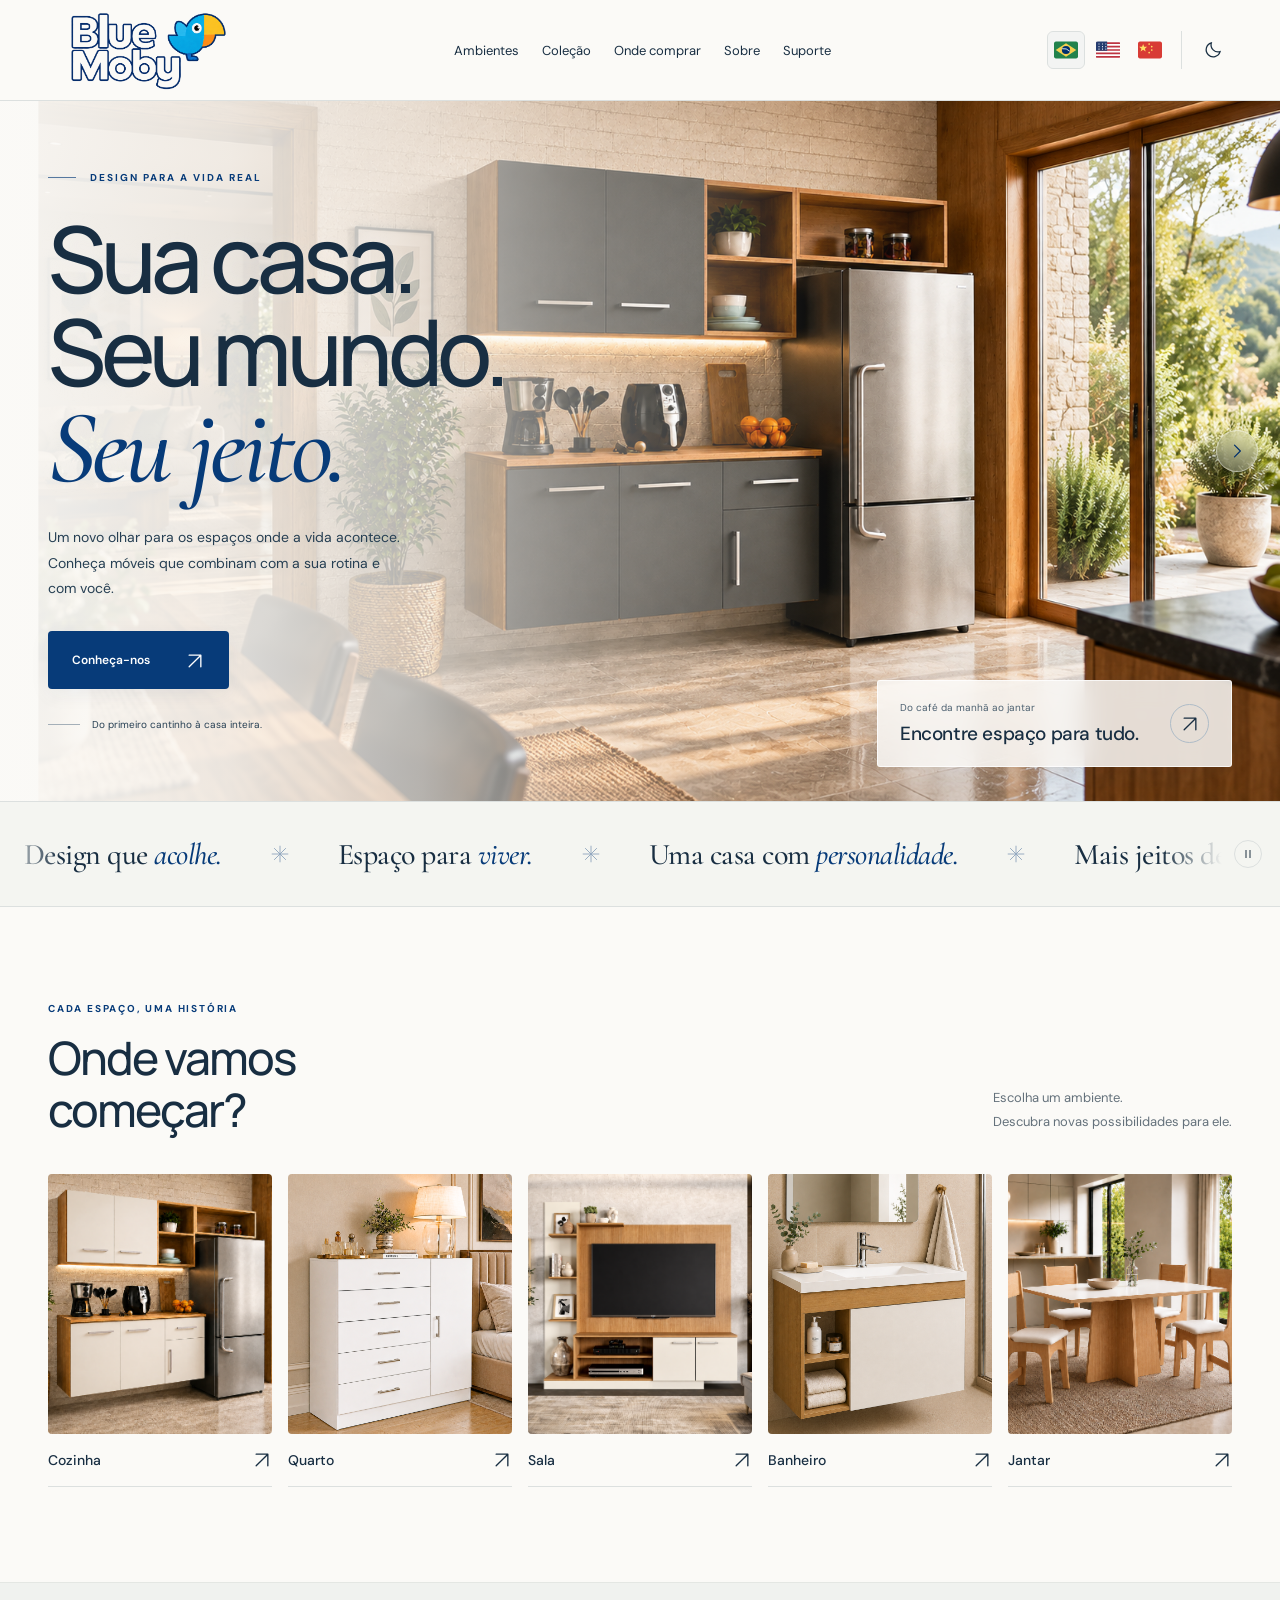
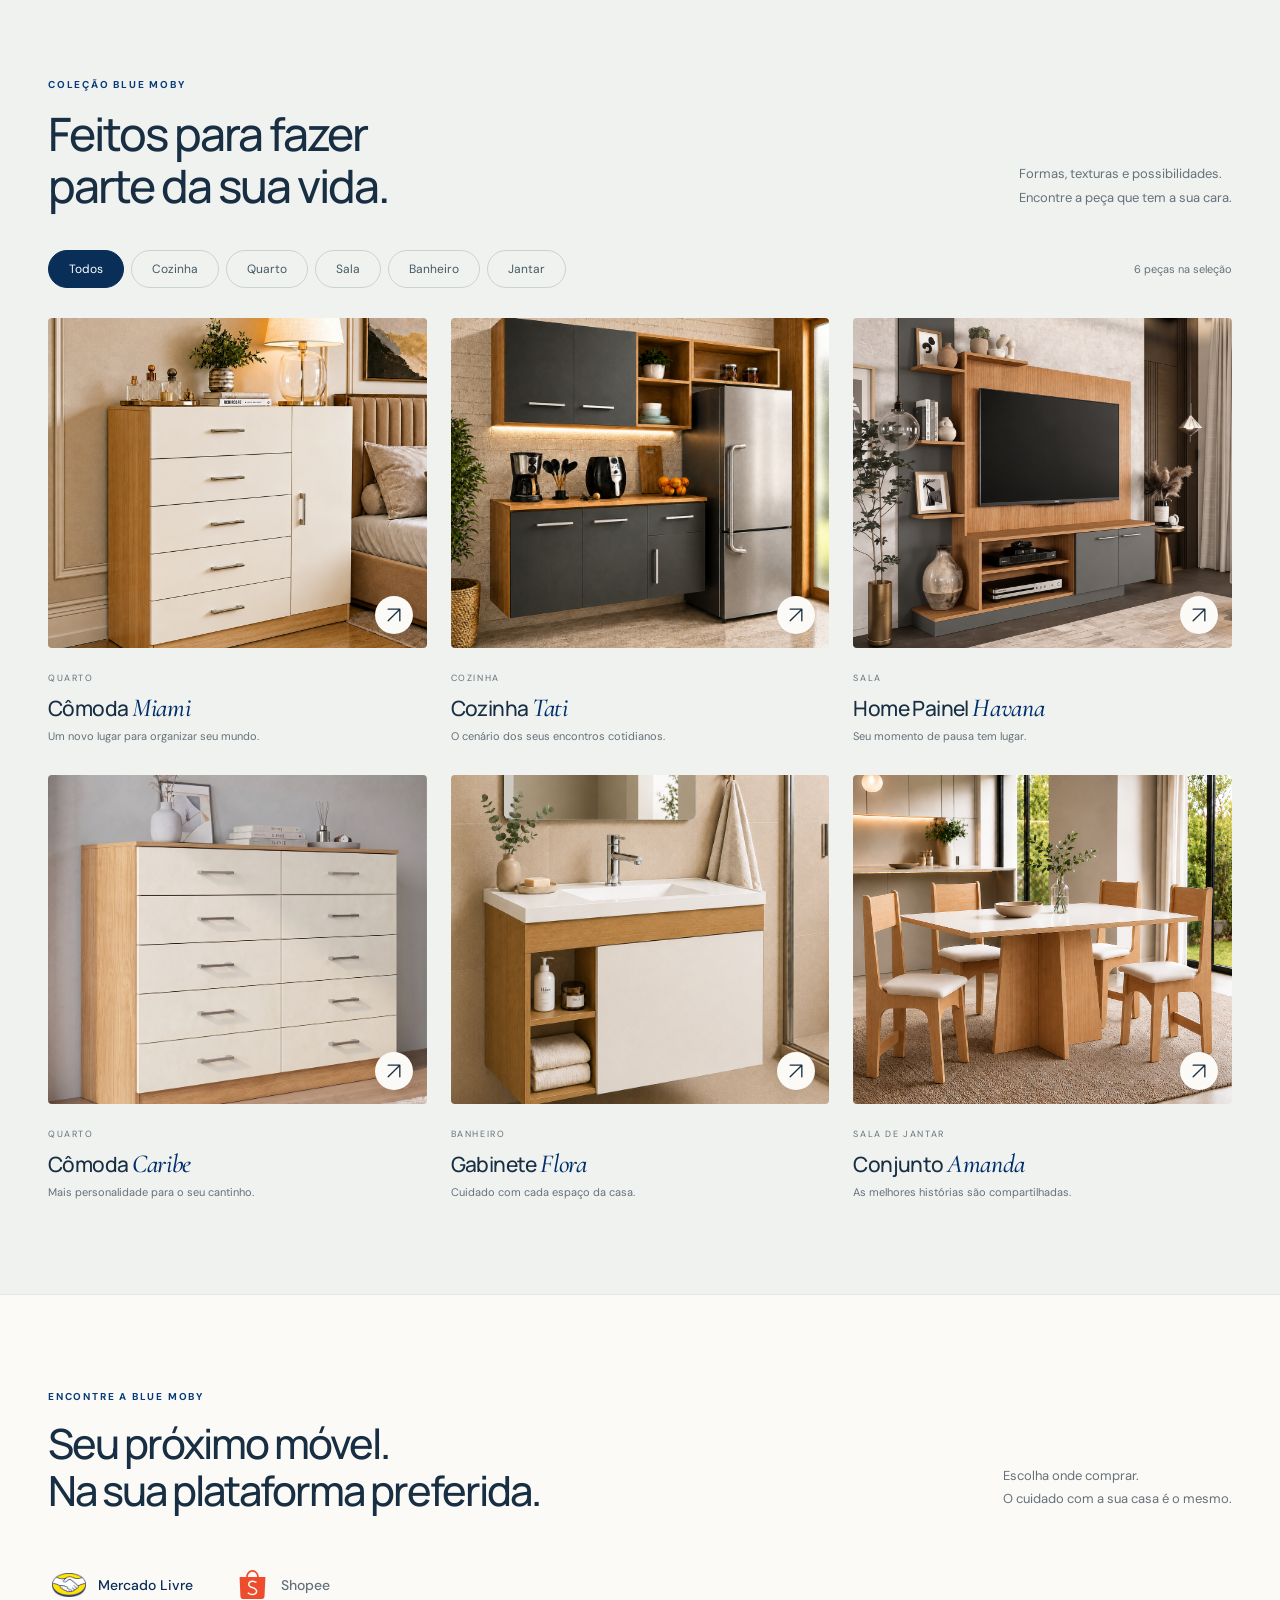
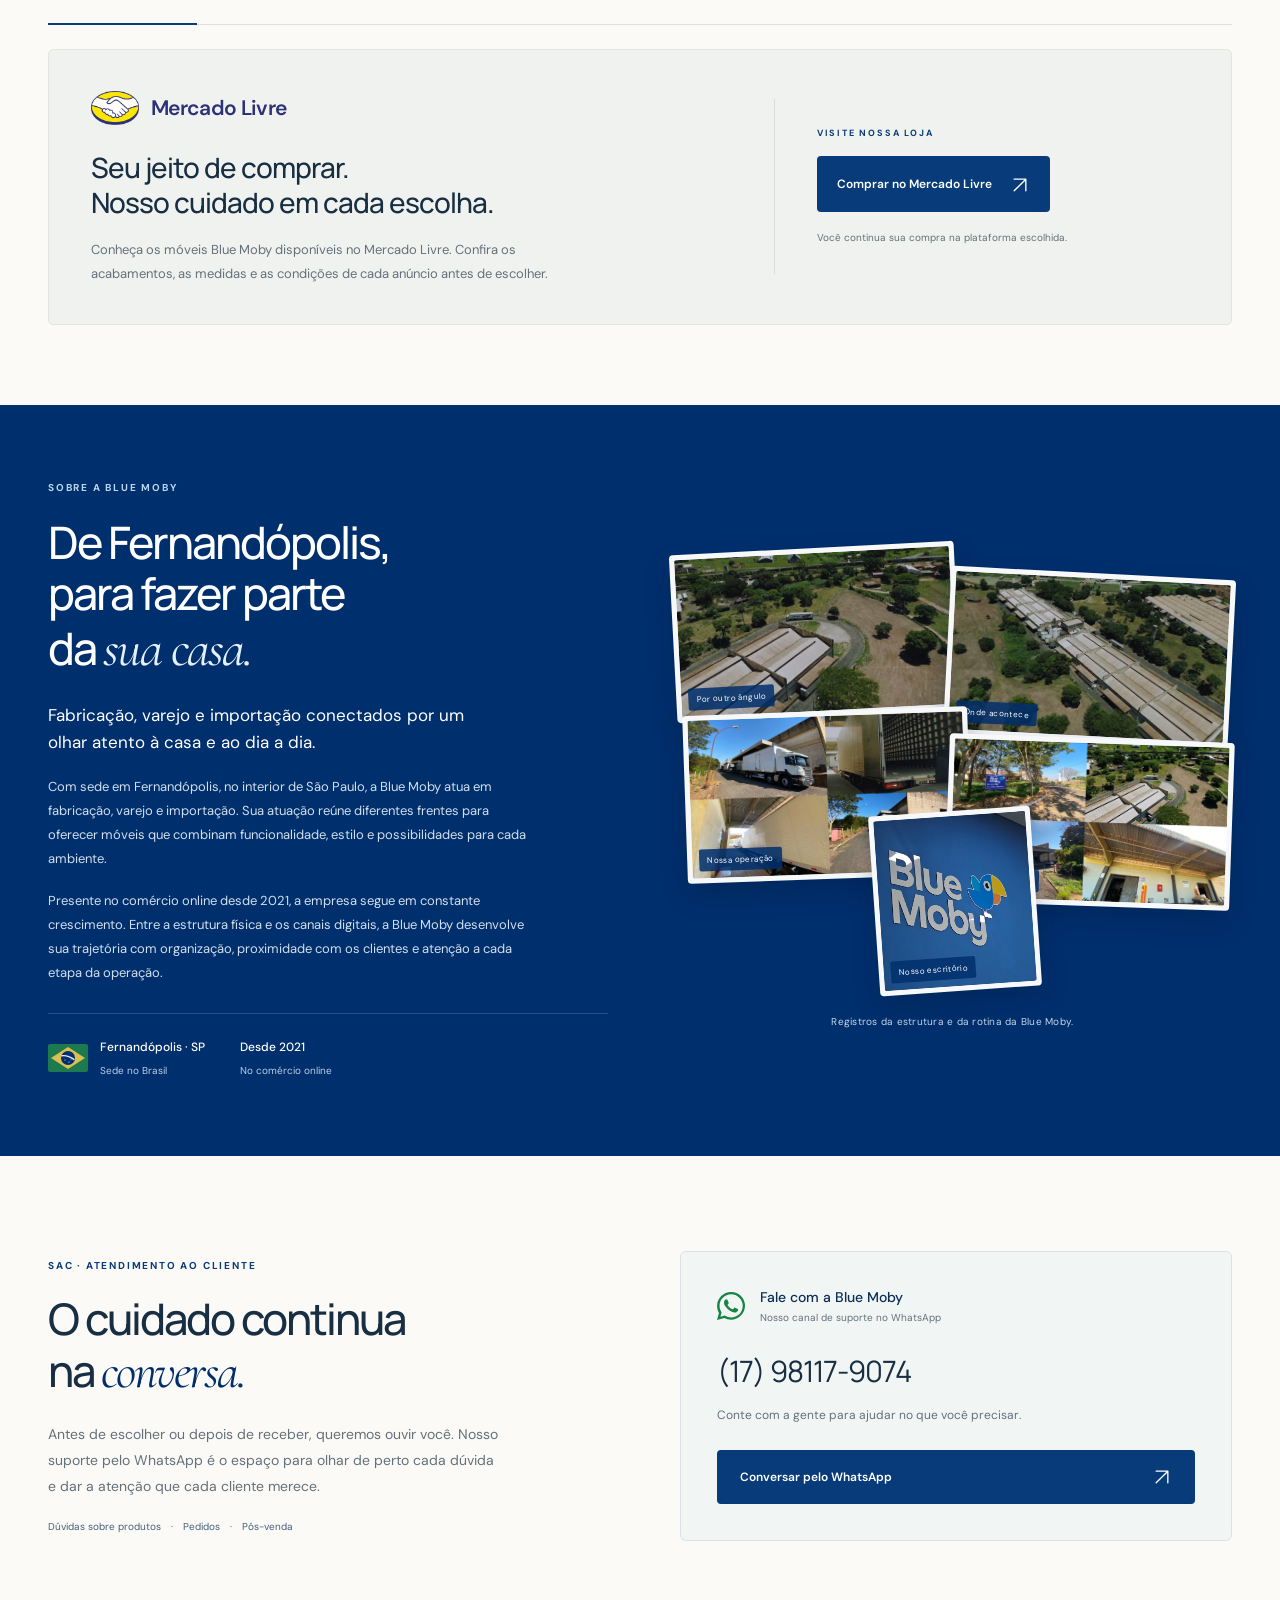
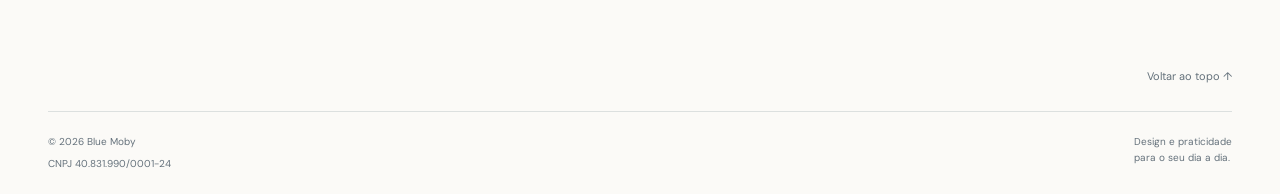
<file: index.html>
<!doctype html>
<html lang="pt-BR">

<head>
  <meta charset="utf-8">
  <meta name="viewport" content="width=device-width,initial-scale=1">
  <meta name="description"
    content="Conheça a Blue Moby: móveis para cozinha, quarto, sala, banheiro e jantar. Empresa de Fernandópolis, SP, com lojas no Mercado Livre e na Shopee.">
  <title>Blue Moby | Móveis para transformar sua casa</title>
  <link rel="canonical" href="https://bluemoby.com.br/">
  <meta name="robots" content="index, follow, max-image-preview:large">
  <meta property="og:type" content="website">
  <meta property="og:site_name" content="Blue Moby">
  <meta property="og:locale" content="pt_BR">
  <meta property="og:url" content="https://bluemoby.com.br/">
  <meta property="og:title" content="Blue Moby | Móveis para transformar sua casa">
  <meta property="og:description" content="Conheça a Blue Moby: móveis para cozinha, quarto, sala, banheiro e jantar. Empresa de Fernandópolis, SP, com lojas no Mercado Livre e na Shopee.">
  <meta property="og:image" content="https://bluemoby.com.br/images/hero/kitchen-wide.png">
  <meta property="og:image:alt" content="Cozinha Blue Moby em um ambiente integrado">
  <meta name="twitter:card" content="summary_large_image">
  <meta name="twitter:title" content="Blue Moby | Móveis para transformar sua casa">
  <meta name="twitter:description" content="Conheça a Blue Moby: móveis para cozinha, quarto, sala, banheiro e jantar. Empresa de Fernandópolis, SP, com lojas no Mercado Livre e na Shopee.">
  <meta name="twitter:image" content="https://bluemoby.com.br/images/hero/kitchen-wide.png">
  <script type="application/ld+json">
{
  "@context": "https://schema.org",
  "@graph": [
    {
      "@type": "Organization",
      "@id": "https://bluemoby.com.br/#organization",
      "name": "Blue Moby",
      "url": "https://bluemoby.com.br/",
      "logo": "https://bluemoby.com.br/images/brand/logo.png",
      "description": "A Blue Moby atua em fabricação, varejo e importação de móveis, com sede em Fernandópolis, São Paulo, Brasil.",
      "taxID": "40.831.990/0001-24",
      "address": {
        "@type": "PostalAddress",
        "addressLocality": "Fernandópolis",
        "addressRegion": "SP",
        "addressCountry": "BR"
      },
      "sameAs": [
        "https://mercadolivre.com.br/pagina/bluemoby2",
        "https://shopee.com.br/bluemoby"
      ],
      "contactPoint": {
        "@type": "ContactPoint",
        "contactType": "customer service",
        "telephone": "+55-17-98117-9074",
        "url": "https://wa.me/5517981179074",
        "availableLanguage": [
          "pt-BR"
        ]
      }
    },
    {
      "@type": "WebSite",
      "@id": "https://bluemoby.com.br/#website",
      "name": "Blue Moby",
      "url": "https://bluemoby.com.br/",
      "inLanguage": "pt-BR",
      "publisher": {
        "@id": "https://bluemoby.com.br/#organization"
      }
    },
    {
      "@type": "WebPage",
      "@id": "https://bluemoby.com.br/#webpage",
      "url": "https://bluemoby.com.br/",
      "name": "Blue Moby | Móveis para transformar sua casa",
      "description": "Conheça a Blue Moby: móveis para cozinha, quarto, sala, banheiro e jantar. Empresa de Fernandópolis, SP, com lojas no Mercado Livre e na Shopee.",
      "inLanguage": "pt-BR",
      "isPartOf": {
        "@id": "https://bluemoby.com.br/#website"
      },
      "about": {
        "@id": "https://bluemoby.com.br/#organization"
      },
      "primaryImageOfPage": {
        "@type": "ImageObject",
        "url": "https://bluemoby.com.br/images/hero/kitchen-wide.png"
      }
    }
  ]
}
  </script>
  <link rel="icon" type="image/png" href="images/brand/mascot.png">
  <link rel="preconnect" href="https://fonts.googleapis.com">
  <link rel="preconnect" href="https://fonts.gstatic.com" crossorigin>
  <link
    href="https://fonts.googleapis.com/css2?family=Cormorant+Garamond:ital,wght@0,500;0,600;1,500;1,600&family=DM+Sans:wght@400;500;600;700&family=Manrope:wght@400;500;600;700;800&display=swap"
    rel="stylesheet">
  <link rel="stylesheet" href="styles/main.css">
  <script>try { document.documentElement.dataset.theme = localStorage.getItem("blue-moby-theme") === "dark" ? "dark" : "light" } catch { }</script>
  <script src="scripts/preferences.js" defer></script>
  <script src="scripts/app.js" defer></script>
  <script src="scripts/hero-carousel.js" defer></script>
  <script src="scripts/company-lightbox.js" defer></script>
</head>

<body>
  <a class="skip-link" href="#conteudo">Pular para o conteúdo</a>
  <header class="header">
    <div class="container header-inner">
      <a class="brand" href="#inicio" aria-label="Blue Moby — início"><img class="brand-logo-light"
          src="images/brand/logo.png" alt="Blue Moby" width="145" height="48">
        <img class="brand-logo-dark" src="images/brand/logo-dark.png" alt="Blue Moby" width="145" height="48"></a>
      <nav class="nav" id="navigation" aria-label="Navegação principal"><a href="#ambientes">Ambientes</a><a
          href="#produtos">Coleção</a><a href="#onde-comprar">Onde comprar</a><a href="#sobre">Sobre</a><a
          href="#suporte">Suporte</a></nav>
      <div class="header-tools">
        <div class="language-picker" role="group" aria-label="Preferências de idioma"><button type="button"
            class="language-button" data-language="pt" lang="pt" aria-label="Português" title="Português"
            aria-pressed="true"><svg viewBox="0 0 28 20" width="24" height="18" aria-hidden="true">
              <rect width="28" height="20" rx="2" fill="#21824b" />
              <path d="m14 2 12 8-12 8L2 10Z" fill="#f3cf4f" />
              <circle cx="14" cy="10" r="4.8" fill="#002f6d" />
              <path d="M9.5 8.5q5-1 9 3" fill="none" stroke="white" stroke-width="1" />
            </svg></button><button type="button" class="language-button" data-language="en" lang="en"
            aria-label="English" title="English" aria-pressed="false"><svg viewBox="0 0 28 20" width="24" height="18"
              aria-hidden="true">
              <rect width="28" height="20" rx="2" fill="#fff" />
              <path d="M0 2h28M0 6h28M0 10h28M0 14h28M0 18h28" stroke="#bd3542" stroke-width="2" />
              <path d="M0 0h13v11H0z" fill="#253d70" />
              <path d="M3 3h1m3 0h1m3 0h1M3 6h1m3 0h1m3 0h1M3 9h1m3 0h1m3 0h1" stroke="white" stroke-width="1.4" />
            </svg></button><button type="button" class="language-button" data-language="zh" lang="zh-CN"
            aria-label="简体中文" title="简体中文" aria-pressed="false"><svg viewBox="0 0 28 20" width="24" height="18"
              aria-hidden="true">
              <rect width="28" height="20" rx="2" fill="#d83b35" />
              <path d="m6 3 1.2 3.3h3.4L8 8.4l1 3.3-3-2-3 2 1-3.3L1.4 6.3h3.4Z" fill="#ffdf64" />
              <g fill="#ffdf64">
                <circle cx="13" cy="3" r="1" />
                <circle cx="16" cy="6" r="1" />
                <circle cx="16" cy="10" r="1" />
                <circle cx="13" cy="13" r="1" />
              </g>
            </svg></button></div><button class="theme-toggle" type="button" aria-label="Ativar modo escuro"
          aria-pressed="false"><svg class="moon-icon" width="20" height="20" viewBox="0 0 24 24" fill="none"
            stroke="currentColor" stroke-width="1.5" aria-hidden="true">
            <path d="M20.5 14A8.5 8.5 0 0 1 10 3.5 8.5 8.5 0 1 0 20.5 14Z" />
          </svg><svg class="sun-icon" width="20" height="20" viewBox="0 0 24 24" fill="none" stroke="currentColor"
            stroke-width="1.5" stroke-linecap="round" aria-hidden="true">
            <circle cx="12" cy="12" r="4" />
            <path d="M12 2v2m0 16v2M2 12h2m16 0h2M5 5l1.5 1.5m11 11L19 19M5 19l1.5-1.5m11-11L19 5" />
          </svg></button>
      </div>
      <button class="menu-toggle" aria-controls="navigation" aria-expanded="false"
        aria-label="Abrir menu"><span></span><span></span></button>
    </div>
  </header>
  <main id="conteudo">
    <section class="hero container" id="inicio">
      <div class="hero-copy"><span class="eyebrow"> Design para a vida real</span>
        <h1>Sua casa.<br>Seu mundo.<br><span>Seu jeito.</span></h1>
        <p>Um novo olhar para os espaços onde a vida acontece. Conheça móveis que combinam com a sua rotina e com você.
        </p><a href="#produtos" class="button primary">Conheça-nos <span aria-hidden="true"><svg
              class="interactive-arrow" width="20" height="20" viewBox="0 0 24 24" fill="none" stroke="currentColor"
              stroke-width="1.6" stroke-linecap="round" stroke-linejoin="round" aria-hidden="true">
              <path d="M5 19 19 5M5 5h14v14" />
            </svg></span></a>
        <div class="hero-footnote"><span class="line"></span>Do primeiro cantinho à casa inteira.</div>
      </div>
      <div class="hero-visual" id="hero-slides"><img class="hero-photo hero-slide is-active"
          src="images/hero/kitchen-wide.png" alt="Cozinha Blue Moby em um ambiente decorado" fetchpriority="high">
        <img class="hero-photo hero-slide" src="images/hero/dining-bellagio-linea.png"
          alt="Mesa Bellagio com cadeiras Linea em uma sala de jantar" aria-hidden="true" decoding="async"
          fetchpriority="low">
        <img class="hero-photo hero-slide" src="images/hero/tv-panel-lume.png"
          alt="Painel de TV Lume em uma sala de estar" aria-hidden="true" decoding="async" fetchpriority="low">
        <img class="hero-photo hero-slide" src="images/hero/cooktop-adriana.png"
          alt="Balcão cooktop Adriana em uma cozinha integrada" aria-hidden="true" decoding="async" fetchpriority="low">
        <button class="hero-next" type="button" aria-label="Próxima imagem" aria-controls="hero-slides"><svg width="20"
            height="20" viewBox="0 0 24 24" fill="none" stroke="currentColor" stroke-width="1.5" stroke-linecap="round"
            stroke-linejoin="round" aria-hidden="true">
            <path d="m9 5 7 7-7 7" />
          </svg></button>

        <a class="hero-tag" href="#produtos" data-category="Cozinha"><span><small>Do café da manhã ao
              jantar</small><strong>Encontre espaço para tudo.</strong></span><span class="circle-arrow"
            aria-hidden="true"><svg class="interactive-arrow" width="20" height="20" viewBox="0 0 24 24" fill="none"
              stroke="currentColor" stroke-width="1.6" stroke-linecap="round" stroke-linejoin="round"
              aria-hidden="true">
              <path d="M5 19 19 5M5 5h14v14" />
            </svg></span></a>
      </div>
    </section>
    <div class="brand-strip" role="region" aria-label="O jeito Blue Moby de morar">
      <div class="marquee-window">
        <div class="marquee-track" id="brand-marquee">
          <div class="marquee-group"><span class="marquee-phrase">Design que <em>acolhe.</em></span><span
              class="marquee-separator" aria-hidden="true"><svg width="22" height="22" viewBox="0 0 24 24" fill="none">
                <path d="M12 3v18M3 12h18M5.6 5.6l12.8 12.8M5.6 18.4 18.4 5.6" stroke="currentColor" stroke-width="1" />
              </svg></span><span class="marquee-phrase">Espaço para <em>viver.</em></span><span
              class="marquee-separator" aria-hidden="true"><svg width="22" height="22" viewBox="0 0 24 24" fill="none">
                <path d="M12 3v18M3 12h18M5.6 5.6l12.8 12.8M5.6 18.4 18.4 5.6" stroke="currentColor" stroke-width="1" />
              </svg></span><span class="marquee-phrase">Uma casa com <em>personalidade.</em></span><span
              class="marquee-separator" aria-hidden="true"><svg width="22" height="22" viewBox="0 0 24 24" fill="none">
                <path d="M12 3v18M3 12h18M5.6 5.6l12.8 12.8M5.6 18.4 18.4 5.6" stroke="currentColor" stroke-width="1" />
              </svg></span><span class="marquee-phrase">Mais jeitos de <em>morar bem.</em></span><span
              class="marquee-separator" aria-hidden="true"><svg width="22" height="22" viewBox="0 0 24 24" fill="none">
                <path d="M12 3v18M3 12h18M5.6 5.6l12.8 12.8M5.6 18.4 18.4 5.6" stroke="currentColor" stroke-width="1" />
              </svg></span></div>
          <div class="marquee-group" aria-hidden="true"><span class="marquee-phrase">Design que
              <em>acolhe.</em></span><span class="marquee-separator" aria-hidden="true"><svg width="22" height="22"
                viewBox="0 0 24 24" fill="none">
                <path d="M12 3v18M3 12h18M5.6 5.6l12.8 12.8M5.6 18.4 18.4 5.6" stroke="currentColor" stroke-width="1" />
              </svg></span><span class="marquee-phrase">Espaço para <em>viver.</em></span><span
              class="marquee-separator" aria-hidden="true"><svg width="22" height="22" viewBox="0 0 24 24" fill="none">
                <path d="M12 3v18M3 12h18M5.6 5.6l12.8 12.8M5.6 18.4 18.4 5.6" stroke="currentColor" stroke-width="1" />
              </svg></span><span class="marquee-phrase">Uma casa com <em>personalidade.</em></span><span
              class="marquee-separator" aria-hidden="true"><svg width="22" height="22" viewBox="0 0 24 24" fill="none">
                <path d="M12 3v18M3 12h18M5.6 5.6l12.8 12.8M5.6 18.4 18.4 5.6" stroke="currentColor" stroke-width="1" />
              </svg></span><span class="marquee-phrase">Mais jeitos de <em>morar bem.</em></span><span
              class="marquee-separator" aria-hidden="true"><svg width="22" height="22" viewBox="0 0 24 24" fill="none">
                <path d="M12 3v18M3 12h18M5.6 5.6l12.8 12.8M5.6 18.4 18.4 5.6" stroke="currentColor" stroke-width="1" />
              </svg></span></div>
        </div>
      </div><button class="marquee-toggle" type="button" aria-controls="brand-marquee" aria-label="Pausar letreiro"
        aria-pressed="false"><svg class="pause-icon" width="12" height="12" viewBox="0 0 12 12" aria-hidden="true">
          <path d="M4 2v8M8 2v8" fill="none" stroke="currentColor" stroke-width="1.5" />
        </svg><svg class="play-icon" width="12" height="12" viewBox="0 0 12 12" aria-hidden="true">
          <path d="m4 2 6 4-6 4Z" fill="currentColor" />
        </svg></button>
    </div>
    <section class="section container" id="ambientes">
      <div class="section-heading">
        <div><span class="eyebrow">Cada espaço, uma história</span>
          <h2>Onde vamos<br>começar?</h2>
        </div>
        <p>Escolha um ambiente.<br>Descubra novas possibilidades para ele.</p>
      </div>
      <div class="environments">
        <a class="environment" href="#produtos" data-category="Cozinha"><img src="images/rooms/cozinha.png"
            alt="Ambiente de cozinha" loading="lazy"><span><strong>Cozinha</strong><b><svg class="interactive-arrow"
                width="20" height="20" viewBox="0 0 24 24" fill="none" stroke="currentColor" stroke-width="1.6"
                stroke-linecap="round" stroke-linejoin="round" aria-hidden="true">
                <path d="M5 19 19 5M5 5h14v14" />
              </svg></b></span></a>
        <a class="environment" href="#produtos" data-category="Quarto"><img src="images/rooms/quarto.png"
            alt="Ambiente de quarto" loading="lazy"><span><strong>Quarto</strong><b><svg class="interactive-arrow"
                width="20" height="20" viewBox="0 0 24 24" fill="none" stroke="currentColor" stroke-width="1.6"
                stroke-linecap="round" stroke-linejoin="round" aria-hidden="true">
                <path d="M5 19 19 5M5 5h14v14" />
              </svg></b></span></a>
        <a class="environment" href="#produtos" data-category="Sala"><img src="images/rooms/sala.png"
            alt="Ambiente de sala" loading="lazy"><span><strong>Sala</strong><b><svg class="interactive-arrow"
                width="20" height="20" viewBox="0 0 24 24" fill="none" stroke="currentColor" stroke-width="1.6"
                stroke-linecap="round" stroke-linejoin="round" aria-hidden="true">
                <path d="M5 19 19 5M5 5h14v14" />
              </svg></b></span></a>
        <a class="environment" href="#produtos" data-category="Banheiro"><img src="images/rooms/banheiro.png"
            alt="Ambiente de banheiro" loading="lazy"><span><strong>Banheiro</strong><b><svg class="interactive-arrow"
                width="20" height="20" viewBox="0 0 24 24" fill="none" stroke="currentColor" stroke-width="1.6"
                stroke-linecap="round" stroke-linejoin="round" aria-hidden="true">
                <path d="M5 19 19 5M5 5h14v14" />
              </svg></b></span></a>
        <a class="environment" href="#produtos" data-category="Jantar"><img src="images/products/conjunto-amanda.png"
            alt="Ambiente de sala de jantar" loading="lazy"><span><strong>Jantar</strong><b><svg
                class="interactive-arrow" width="20" height="20" viewBox="0 0 24 24" fill="none" stroke="currentColor"
                stroke-width="1.6" stroke-linecap="round" stroke-linejoin="round" aria-hidden="true">
                <path d="M5 19 19 5M5 5h14v14" />
              </svg></b></span></a>
      </div>
    </section>
    <section class="collection section" id="produtos">
      <div class="container">
        <div class="section-heading">
          <div><span class="eyebrow">Coleção Blue Moby</span>
            <h2>Feitos para fazer<br>parte da sua vida.</h2>
          </div>
          <p>Formas, texturas e possibilidades.<br>Encontre a peça que tem a sua cara.</p>
        </div>
        <div class="collection-toolbar">
          <div class="filters" role="group" aria-label="Filtrar produtos por ambiente"><button class="filter active"
              data-filter="Todos" aria-pressed="true">Todos</button><button class="filter" data-filter="Cozinha"
              aria-pressed="false">Cozinha</button><button class="filter" data-filter="Quarto"
              aria-pressed="false">Quarto</button><button class="filter" data-filter="Sala"
              aria-pressed="false">Sala</button><button class="filter" data-filter="Banheiro"
              aria-pressed="false">Banheiro</button><button class="filter" data-filter="Jantar"
              aria-pressed="false">Jantar</button></div><span id="result-count" class="result-count" role="status"
            aria-live="polite"></span>
        </div>
        <!-- catalog:start -->
        <div class="product-grid" id="product-grid">
          <article class="product-card">
            <a class="product-trigger" href="#onde-comprar">
              <div class="product-image"><img src="images/products/comoda-miami.png" alt="Cômoda Miami" loading="lazy"></div>
              <div class="product-info"><small>Quarto</small><h3>Cômoda <em>Miami</em></h3><p>Um novo lugar para organizar seu mundo.</p></div>
            </a>
          </article>
          <article class="product-card">
            <a class="product-trigger" href="#onde-comprar">
              <div class="product-image"><img src="images/products/cozinha-tati.png" alt="Cozinha Tati" loading="lazy"></div>
              <div class="product-info"><small>Cozinha</small><h3>Cozinha <em>Tati</em></h3><p>O cenário dos seus encontros cotidianos.</p></div>
            </a>
          </article>
          <article class="product-card">
            <a class="product-trigger" href="#onde-comprar">
              <div class="product-image"><img src="images/products/home-havana.png" alt="Home Painel Havana" loading="lazy"></div>
              <div class="product-info"><small>Sala</small><h3>Home Painel <em>Havana</em></h3><p>Seu momento de pausa tem lugar.</p></div>
            </a>
          </article>
          <article class="product-card">
            <a class="product-trigger" href="#onde-comprar">
              <div class="product-image"><img src="images/products/comoda-caribe.png" alt="Cômoda Caribe" loading="lazy"></div>
              <div class="product-info"><small>Quarto</small><h3>Cômoda <em>Caribe</em></h3><p>Mais personalidade para o seu cantinho.</p></div>
            </a>
          </article>
          <article class="product-card">
            <a class="product-trigger" href="#onde-comprar">
              <div class="product-image"><img src="images/products/gabinete-flora.png" alt="Gabinete Flora" loading="lazy"></div>
              <div class="product-info"><small>Banheiro</small><h3>Gabinete <em>Flora</em></h3><p>Cuidado com cada espaço da casa.</p></div>
            </a>
          </article>
          <article class="product-card">
            <a class="product-trigger" href="#onde-comprar">
              <div class="product-image"><img src="images/products/conjunto-amanda.png" alt="Conjunto Amanda" loading="lazy"></div>
              <div class="product-info"><small>Sala de jantar</small><h3>Conjunto <em>Amanda</em></h3><p>As melhores histórias são compartilhadas.</p></div>
            </a>
          </article>
        </div>
        <!-- catalog:end --><noscript>
          <p>Ative o JavaScript para explorar os filtros e os detalhes da coleção.</p>
        </noscript>
        <div class="empty-state" id="empty-state" hidden><span class="eyebrow">Explore a Blue Moby</span>
          <h3>Novas possibilidades para sua casa.</h3>
          <p>Ainda não há produtos nesta seleção. Explore os outros ambientes da Blue Moby.</p>
          <button class="button primary" id="reset-filter">Ver todos os móveis <span aria-hidden="true"><svg
                class="interactive-arrow" width="20" height="20" viewBox="0 0 24 24" fill="none" stroke="currentColor"
                stroke-width="1.6" stroke-linecap="round" stroke-linejoin="round" aria-hidden="true">
                <path d="M5 19 19 5M5 5h14v14" />
              </svg></span></button>
        </div>
      </div>
    </section>
    <section class="marketplaces section container" id="onde-comprar" aria-labelledby="marketplaces-title">
      <div class="section-heading">
        <div><span class="eyebrow">Encontre a Blue Moby</span>
          <h2 id="marketplaces-title">Seu próximo móvel.<br>Na sua plataforma preferida.</h2>
        </div>
        <p>Escolha onde comprar. <br>O cuidado com a sua casa é o mesmo.</p>
      </div>
      <div class="market-tabs" role="tablist" aria-label="Escolha uma plataforma"><button class="market-tab"
          id="tab-mercado-livre" role="tab" aria-selected="true" aria-controls="panel-mercado-livre" tabindex="0"
          type="button"><img src="images/marketplaces/mercado-livre.png" alt="" width="36" height="30"><span>Mercado
            Livre</span></button>
        <button class="market-tab" id="tab-shopee" role="tab" aria-selected="false" aria-controls="panel-shopee"
          tabindex="-1" type="button"><img src="images/marketplaces/shopee.svg" alt="" width="36"
            height="30"><span>Shopee</span></button>
      </div>
      <div class="market-panel" id="panel-mercado-livre" role="tabpanel" aria-labelledby="tab-mercado-livre"
        tabindex="0">
        <div class="market-copy"><span class="market-brand mercado-livre"><img
              src="images/marketplaces/mercado-livre.png" alt="" width="48" height="40"><span>Mercado
              Livre</span></span>
          <h3>Seu jeito de comprar.<br>Nosso cuidado em cada escolha.</h3>
          <p>Conheça os móveis Blue Moby disponíveis no Mercado Livre. Confira os acabamentos, as medidas e as condições
            de cada anúncio antes de escolher.</p>
        </div>
        <div class="market-action"><span class="eyebrow">Visite nossa loja</span><a class="button primary market-link"
            href="https://mercadolivre.com.br/pagina/bluemoby2" target="_blank" rel="noopener noreferrer">Comprar no
            Mercado Livre<span aria-hidden="true"><svg class="interactive-arrow" width="20" height="20"
                viewBox="0 0 24 24" fill="none" stroke="currentColor" stroke-width="1.6" stroke-linecap="round"
                stroke-linejoin="round" aria-hidden="true">
                <path d="M5 19 19 5M5 5h14v14" />
              </svg></span><span class="sr-only"> (abre em nova aba)</span></a>
          <p>Você continua sua compra na plataforma escolhida.</p>
        </div>
      </div>
      <div class="market-panel" id="panel-shopee" role="tabpanel" aria-labelledby="tab-shopee" tabindex="0" hidden>
        <div class="market-copy"><span class="market-brand shopee"><img src="images/marketplaces/shopee.svg" alt=""
              width="48" height="40"><span>Shopee</span></span>
          <h3>Seu jeito de comprar.<br>Nosso cuidado em cada escolha.</h3>
          <p>Conheça os móveis Blue Moby disponíveis na Shopee. Confira os acabamentos, as medidas e as condições de
            cada anúncio antes de escolher.</p>
        </div>
        <div class="market-action"><span class="eyebrow">Visite nossa loja</span><a class="button primary market-link"
            href="https://shopee.com.br/bluemoby" target="_blank" rel="noopener noreferrer">Comprar na Shopee<span
              aria-hidden="true"><svg class="interactive-arrow" width="20" height="20" viewBox="0 0 24 24" fill="none"
                stroke="currentColor" stroke-width="1.6" stroke-linecap="round" stroke-linejoin="round"
                aria-hidden="true">
                <path d="M5 19 19 5M5 5h14v14" />
              </svg></span><span class="sr-only"> (abre em nova aba)</span></a>
          <p>Você continua sua compra na plataforma escolhida.</p>
        </div>
      </div>
    </section>

    <section class="company" id="sobre" aria-labelledby="company-title">
      <div class="container company-layout">
        <div class="company-copy"><span class="eyebrow">Sobre a Blue Moby</span>
          <h2 id="company-title">De Fernandópolis,<br>para fazer parte<br>da <em>sua casa.</em></h2>
          <p class="company-lead">Fabricação, varejo e importação conectados por um olhar atento à casa e ao dia a dia.
          </p>
          <p>Com sede em Fernandópolis, no interior de São Paulo, a Blue Moby atua em fabricação, varejo e importação.
            Sua atuação reúne diferentes frentes para oferecer móveis que combinam funcionalidade, estilo e
            possibilidades para cada ambiente.</p>
          <p>Presente no comércio online desde 2021, a empresa segue em constante crescimento. Entre a estrutura física
            e os canais digitais, a Blue Moby desenvolve sua trajetória com organização, proximidade com os clientes e
            atenção a cada etapa da operação.</p>
          <div class="company-facts"><span class="company-location"><svg class="brazil-flag" width="40" height="28"
                viewBox="0 0 40 28" role="img" aria-label="Brasil">
                <rect width="40" height="28" rx="2" fill="#21824b" />
                <path d="M20 3 37 14 20 25 3 14Z" fill="#f3cf4f" />
                <circle cx="20" cy="14" r="7" fill="#002f6d" />
                <path d="M13.4 11.8c4-.7 8.4.6 12.9 3.8" fill="none" stroke="#fff" stroke-width="1.4" />
                <g fill="#fff">
                  <circle cx="17" cy="16" r=".55" />
                  <circle cx="21" cy="18" r=".55" />
                  <circle cx="23" cy="15.5" r=".45" />
                </g>
              </svg><span><strong>Fernandópolis · SP</strong>Sede no Brasil</span></span><span><strong>Desde
                2021</strong>No comércio online</span></div>
        </div>
        <div class="company-visual">
          <div class="company-gallery" aria-label="Imagens da estrutura e do dia a dia da Blue Moby">
            <figure class="company-photo photo-1"><img src="images/company/empresa-aerea.png"
                alt="Vista aérea dos barracões e da área de circulação" loading="lazy">
              <figcaption id="company-photo-caption-1">Por outro ângulo</figcaption>
              <button class="company-photo-open" type="button" aria-haspopup="dialog" aria-controls="company-lightbox"
                aria-labelledby="company-photo-action-1 company-photo-caption-1"><span class="sr-only"
                  id="company-photo-action-1">Ampliar foto:</span></button>
            </figure>
            <figure class="company-photo photo-2"><img src="images/company/empresa-barracoes.png"
                alt="Vista aérea das instalações da empresa" loading="lazy">
              <figcaption id="company-photo-caption-2">Onde acontece</figcaption>
              <button class="company-photo-open" type="button" aria-haspopup="dialog" aria-controls="company-lightbox"
                aria-labelledby="company-photo-action-2 company-photo-caption-2"><span class="sr-only"
                  id="company-photo-action-2">Ampliar foto:</span></button>
            </figure>
            <figure class="company-photo photo-3"><img src="images/company/empresa-logistica.jpg"
                alt="Carga, descarga e transporte na Blue Moby" loading="lazy">
              <figcaption id="company-photo-caption-3">Nossa operação</figcaption>
              <button class="company-photo-open" type="button" aria-haspopup="dialog" aria-controls="company-lightbox"
                aria-labelledby="company-photo-action-3 company-photo-caption-3"><span class="sr-only"
                  id="company-photo-action-3">Ampliar foto:</span></button>
            </figure>
            <figure class="company-photo photo-4"><img src="images/company/empresa-estrutura.jpg"
                alt="Entrada e instalações da Blue Moby em Fernandópolis" loading="lazy">
              <figcaption id="company-photo-caption-4">Nossa estrutura</figcaption>
              <button class="company-photo-open" type="button" aria-haspopup="dialog" aria-controls="company-lightbox"
                aria-labelledby="company-photo-action-4 company-photo-caption-4"><span class="sr-only"
                  id="company-photo-action-4">Ampliar foto:</span></button>
            </figure>
            <figure class="company-photo photo-5"><img src="images/company/empresa-escritorio.jpg"
                alt="Logo Blue Moby e miniaturas de caminhões no escritório" loading="lazy">
              <figcaption id="company-photo-caption-5">Nosso escritório</figcaption>
              <button class="company-photo-open" type="button" aria-haspopup="dialog" aria-controls="company-lightbox"
                aria-labelledby="company-photo-action-5 company-photo-caption-5"><span class="sr-only"
                  id="company-photo-action-5">Ampliar foto:</span></button>
            </figure>
          </div>
          <p class="gallery-caption">Registros da estrutura e da rotina da Blue Moby.</p>
        </div>
      </div>
    </section>
    <section class="support section container" id="suporte" aria-labelledby="support-title">
      <div class="support-copy"><span class="eyebrow">SAC · Atendimento ao cliente</span>
        <h2 id="support-title">O cuidado continua<br>na <em>conversa.</em></h2>
        <p>Antes de escolher ou depois de receber, queremos ouvir você. Nosso suporte pelo WhatsApp é o espaço para
          olhar de perto cada dúvida e dar a atenção que cada cliente merece.</p><span class="support-topics">Dúvidas
          sobre produtos <span aria-hidden="true">·</span> Pedidos <span aria-hidden="true">·</span> Pós-venda</span>
      </div>
      <div class="support-contact"><span class="support-channel"><svg class="whatsapp-logo" width="28" height="28"
            viewBox="0 0 24 24" aria-hidden="true" fill="currentColor">
            <path
              d="M20.52 3.48A11.9 11.9 0 0 0 12.04 0C5.45 0 .09 5.35.09 11.94c0 2.1.55 4.15 1.6 5.96L0 24l6.25-1.64a11.94 11.94 0 0 0 5.78 1.47h.01C18.63 23.83 24 18.48 24 11.89a11.8 11.8 0 0 0-3.48-8.41ZM12.04 21.8a9.9 9.9 0 0 1-5.05-1.38l-.36-.21-3.71.97.99-3.62-.24-.37a9.9 9.9 0 0 1-1.51-5.25c0-5.48 4.46-9.94 9.94-9.94a9.88 9.88 0 0 1 7.03 2.91 9.86 9.86 0 0 1 2.91 7.02c0 5.48-4.46 9.87-10 9.87Zm5.45-7.43c-.3-.15-1.77-.87-2.04-.97-.27-.1-.47-.15-.67.15-.2.3-.77.97-.94 1.17-.17.2-.35.22-.65.07-.3-.15-1.26-.46-2.41-1.49-.89-.79-1.49-1.77-1.66-2.07-.17-.3-.02-.46.13-.61.13-.13.3-.35.45-.52.15-.18.2-.3.3-.5.1-.2.05-.37-.02-.52-.08-.15-.67-1.62-.92-2.22-.24-.58-.49-.5-.67-.51h-.57c-.2 0-.52.07-.79.37-.27.3-1.04 1.02-1.04 2.49s1.07 2.89 1.21 3.09c.15.2 2.1 3.21 5.09 4.51.71.3 1.27.49 1.7.63.72.23 1.37.2 1.88.12.58-.09 1.77-.72 2.02-1.42.25-.7.25-1.3.17-1.42-.07-.13-.27-.2-.57-.35Z" />
          </svg><span>Fale com a Blue Moby<small>Nosso canal de suporte no WhatsApp</small></span></span><a
          class="support-number" href="https://wa.me/5517981179074" target="_blank" rel="noopener noreferrer"
          aria-label="Conversar com a Blue Moby pelo WhatsApp no número (17) 98117-9074 (abre em nova aba)">(17)
          98117-9074</a>
        <p>Conte com a gente para ajudar no que você precisar.</p><a class="button primary whatsapp-button"
          href="https://wa.me/5517981179074" target="_blank" rel="noopener noreferrer">Conversar pelo WhatsApp <svg
            class="interactive-arrow" width="20" height="20" viewBox="0 0 24 24" fill="none" stroke="currentColor"
            stroke-width="1.6" stroke-linecap="round" stroke-linejoin="round" aria-hidden="true">
            <path d="M5 19 19 5M5 5h14v14" />
          </svg><span class="sr-only"> (abre em nova aba)</span></a>
      </div>
    </section>
  </main>
  <footer class="container footer"><a href="#inicio">Voltar ao topo ↑</a>
    <div class="footer-bottom"><span class="footer-legal"><span>© <span id="year">2026</span> Blue Moby</span><span>CNPJ
          40.831.990/0001-24</span></span><span class="footer-tagline">Design e praticidade<br>para o seu dia a
        dia.</span></div>
  </footer>
  <dialog id="product-dialog" aria-labelledby="dialog-title"><button class="dialog-close"
      aria-label="Fechar detalhes">×</button>
    <div class="dialog-layout"><img id="dialog-image" src="images/products/comoda-miami.png" alt="">
      <div class="dialog-copy"><span class="eyebrow" id="dialog-category"></span>
        <h2 id="dialog-title"></h2>
        <p id="dialog-description"></p>
        <div class="detail-note"><strong>Gostou desta peça?</strong>
          <p>Veja este produto na plataforma disponível e confira medidas, acabamentos e condições de compra.</p>
        </div>
        <div class="dialog-stores" aria-label="Anúncios deste produto"></div><button class="button primary"
          id="copy-product">Copiar nome do produto <span aria-hidden="true"><svg class="interactive-arrow" width="20"
              height="20" viewBox="0 0 24 24" fill="none" stroke="currentColor" stroke-width="1.6"
              stroke-linecap="round" stroke-linejoin="round" aria-hidden="true">
              <path d="M5 19 19 5M5 5h14v14" />
            </svg></span></button>
        <p class="copy-status" id="copy-status" role="status" aria-live="polite"></p>
      </div>
    </div>
  </dialog>
  <dialog id="company-lightbox" aria-labelledby="lightbox-caption">
    <button class="lightbox-close" type="button" aria-label="Fechar foto ampliada" autofocus><svg width="20" height="20"
        viewBox="0 0 24 24" fill="none" stroke="currentColor" stroke-width="1.5" stroke-linecap="round"
        aria-hidden="true">
        <path d="m6 6 12 12M18 6 6 18" />
      </svg></button>
    <figure class="lightbox-figure">
      <img class="lightbox-image" alt="">
      <figcaption id="lightbox-caption"></figcaption>
    </figure>
  </dialog>
</body>

</html>
</file>
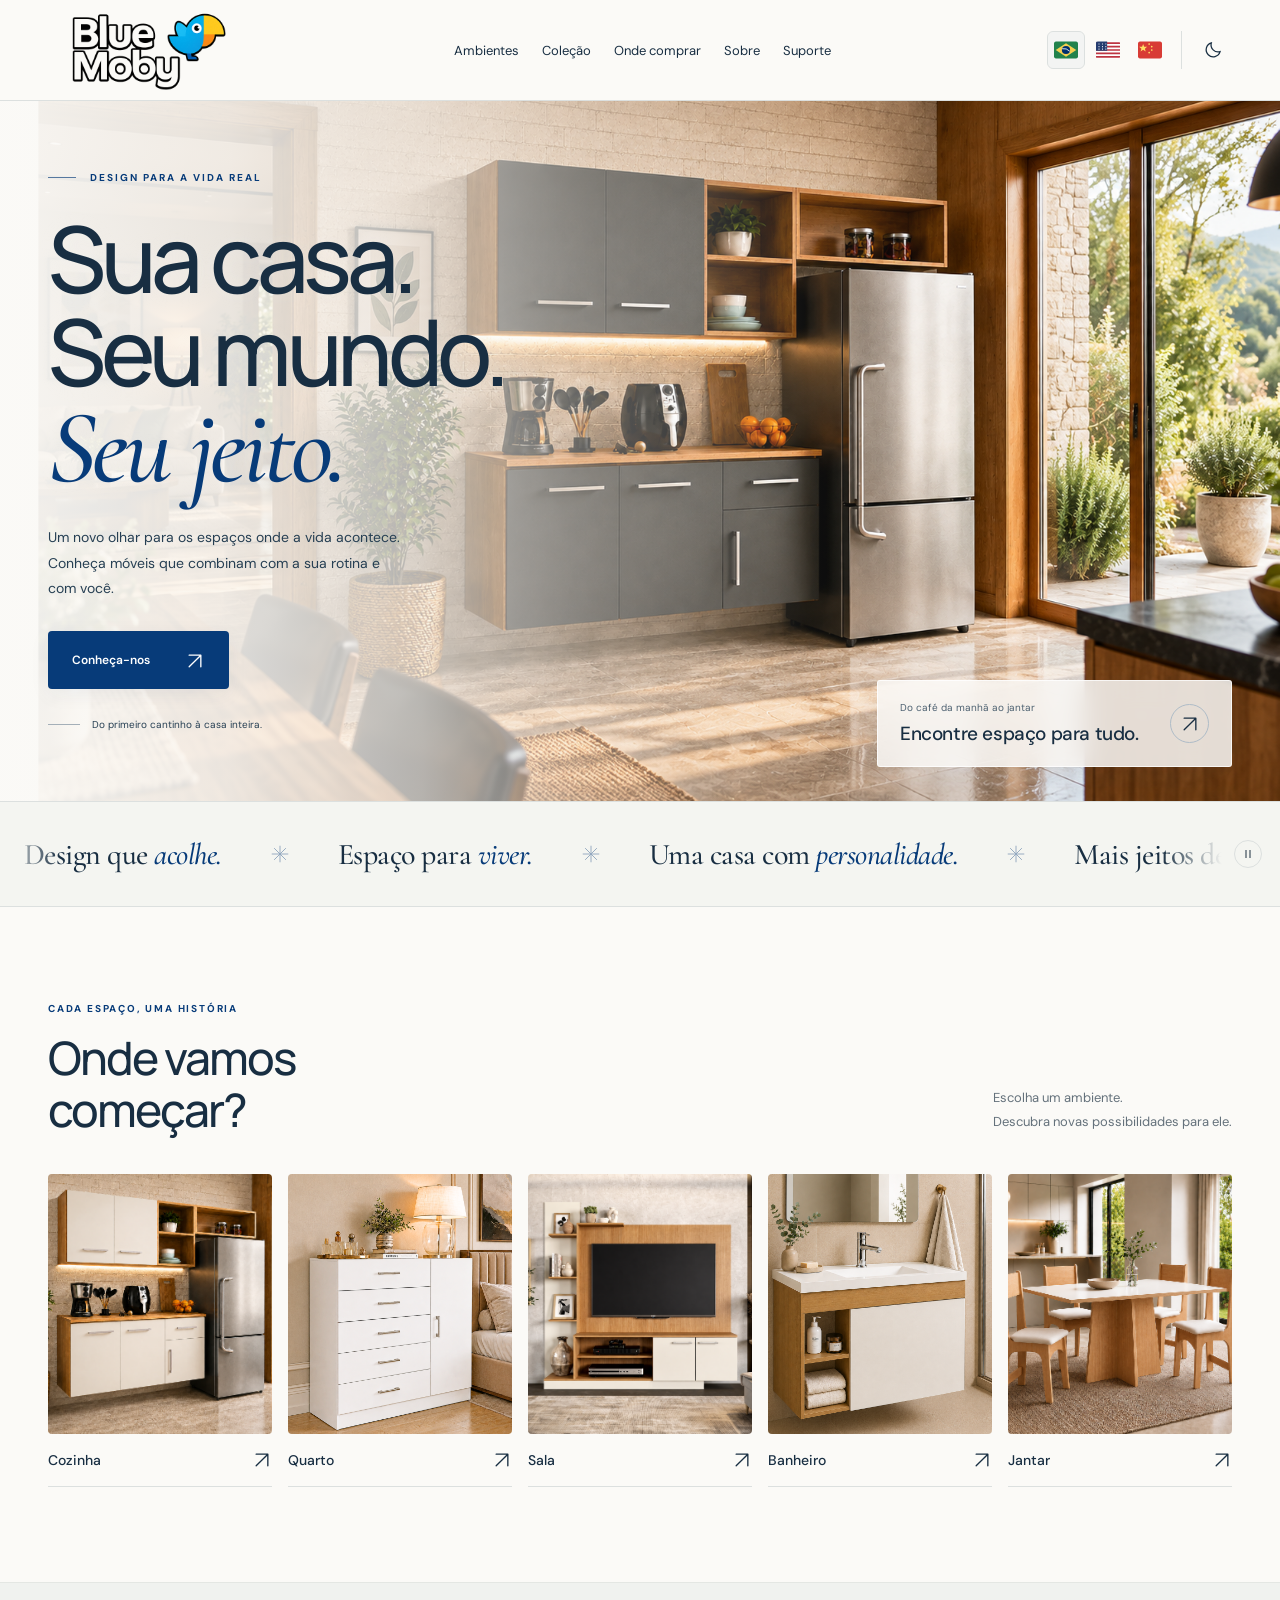
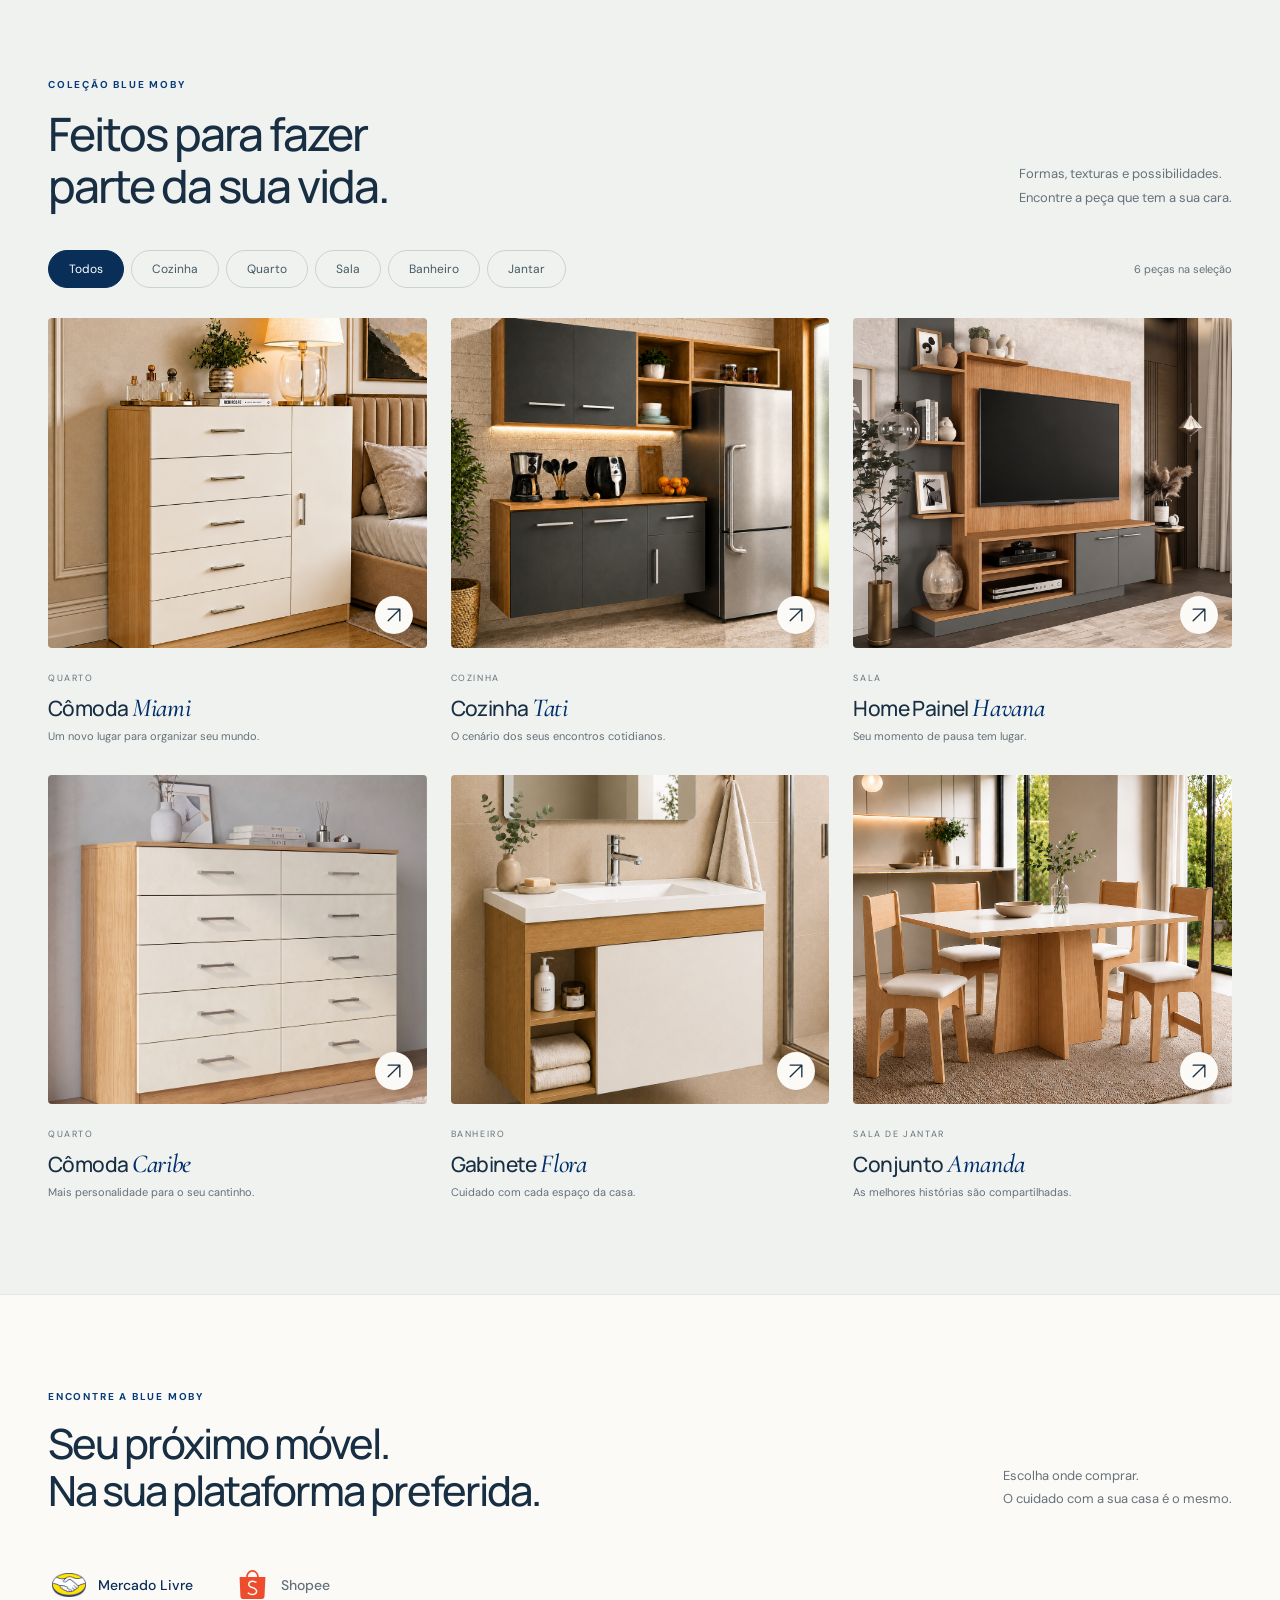
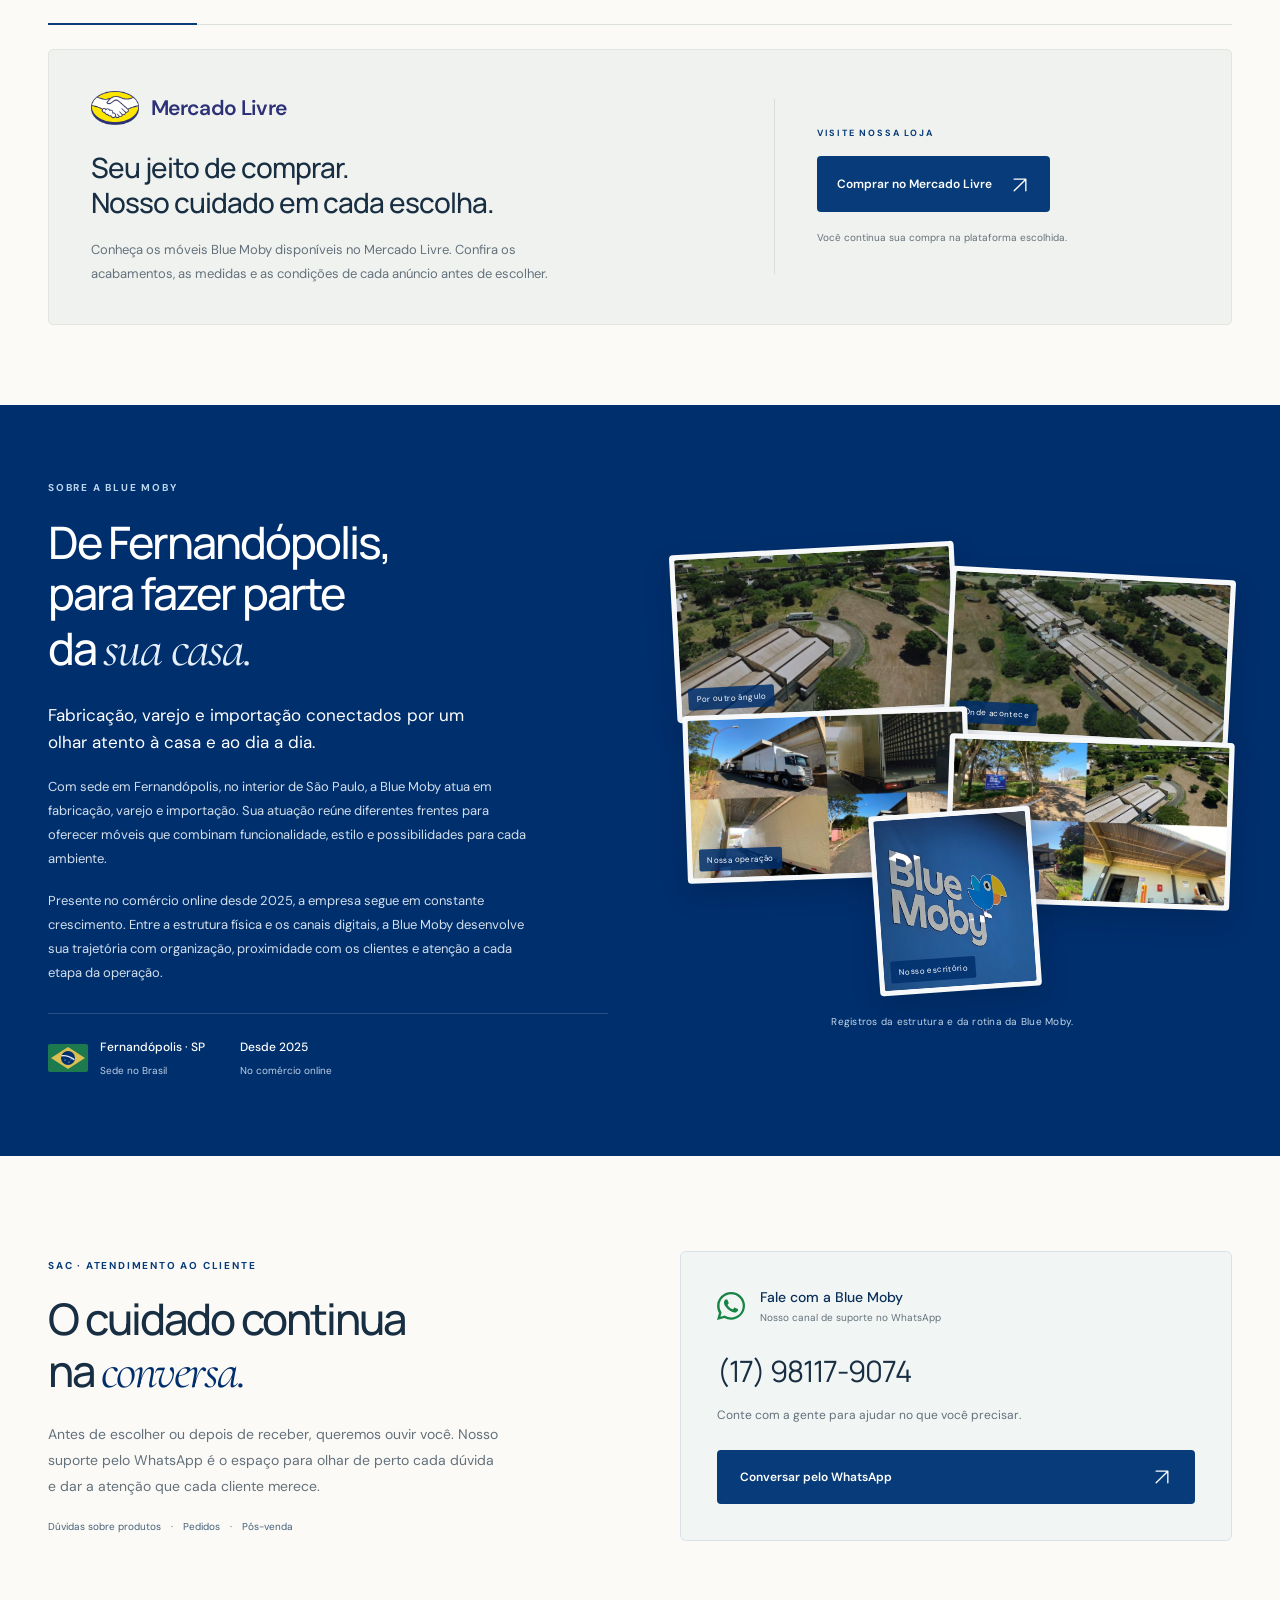
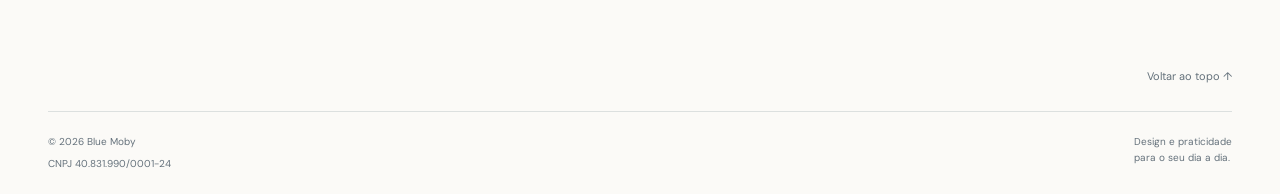
<file: main/index.html>
<!doctype html>
<html lang="pt-BR">

<head>
  <meta charset="utf-8">
  <meta name="viewport" content="width=device-width,initial-scale=1">
  <meta name="description"
    content="Explore os móveis Blue Moby para cozinha, quarto, sala e banheiro. Encontre inspiração para uma casa do seu jeito.">
  <title>Blue Moby</title>
  <link rel="icon" type="image/png" href="../assets/blue-moby-rio.png">
  <link rel="preconnect" href="https://fonts.googleapis.com">
  <link rel="preconnect" href="https://fonts.gstatic.com" crossorigin>
  <link
    href="https://fonts.googleapis.com/css2?family=Cormorant+Garamond:ital,wght@0,500;0,600;1,500;1,600&family=DM+Sans:wght@400;500;600;700&family=Manrope:wght@400;500;600;700;800&display=swap"
    rel="stylesheet">
  <link rel="stylesheet" href="style.css">
  <script>try { document.documentElement.dataset.theme = localStorage.getItem("blue-moby-theme") === "dark" ? "dark" : "light" } catch { }</script>
  <script src="preferences.js" defer></script>
  <script src="script.js" defer></script>
</head>

<body>
  <a class="skip-link" href="#conteudo">Pular para o conteúdo</a>
  <header class="header">
    <div class="container header-inner">
      <a class="brand" href="#inicio" aria-label="Blue Moby — início"><img src="../assets/logo.png" alt="Blue Moby"
          width="145" height="48"></a>
      <nav class="nav" id="navigation" aria-label="Navegação principal"><a href="#ambientes">Ambientes</a><a
          href="#produtos">Coleção</a><a href="#onde-comprar">Onde comprar</a><a href="#sobre">Sobre</a><a
          href="#suporte">Suporte</a></nav>
      <div class="header-tools">
        <div class="language-picker" role="group" aria-label="Preferências de idioma"><button type="button"
            class="language-button" data-language="pt" lang="pt" aria-label="Português" title="Português"
            aria-pressed="true"><svg viewBox="0 0 28 20" width="24" height="18" aria-hidden="true">
              <rect width="28" height="20" rx="2" fill="#21824b" />
              <path d="m14 2 12 8-12 8L2 10Z" fill="#f3cf4f" />
              <circle cx="14" cy="10" r="4.8" fill="#002f6d" />
              <path d="M9.5 8.5q5-1 9 3" fill="none" stroke="white" stroke-width="1" />
            </svg></button><button type="button" class="language-button" data-language="en" lang="en"
            aria-label="English" title="English" aria-pressed="false"><svg viewBox="0 0 28 20" width="24" height="18"
              aria-hidden="true">
              <rect width="28" height="20" rx="2" fill="#fff" />
              <path d="M0 2h28M0 6h28M0 10h28M0 14h28M0 18h28" stroke="#bd3542" stroke-width="2" />
              <path d="M0 0h13v11H0z" fill="#253d70" />
              <path d="M3 3h1m3 0h1m3 0h1M3 6h1m3 0h1m3 0h1M3 9h1m3 0h1m3 0h1" stroke="white" stroke-width="1.4" />
            </svg></button><button type="button" class="language-button" data-language="zh" lang="zh-CN"
            aria-label="简体中文" title="简体中文" aria-pressed="false"><svg viewBox="0 0 28 20" width="24" height="18"
              aria-hidden="true">
              <rect width="28" height="20" rx="2" fill="#d83b35" />
              <path d="m6 3 1.2 3.3h3.4L8 8.4l1 3.3-3-2-3 2 1-3.3L1.4 6.3h3.4Z" fill="#ffdf64" />
              <g fill="#ffdf64">
                <circle cx="13" cy="3" r="1" />
                <circle cx="16" cy="6" r="1" />
                <circle cx="16" cy="10" r="1" />
                <circle cx="13" cy="13" r="1" />
              </g>
            </svg></button></div><button class="theme-toggle" type="button" aria-label="Ativar modo escuro"
          aria-pressed="false"><svg class="moon-icon" width="20" height="20" viewBox="0 0 24 24" fill="none"
            stroke="currentColor" stroke-width="1.5" aria-hidden="true">
            <path d="M20.5 14A8.5 8.5 0 0 1 10 3.5 8.5 8.5 0 1 0 20.5 14Z" />
          </svg><svg class="sun-icon" width="20" height="20" viewBox="0 0 24 24" fill="none" stroke="currentColor"
            stroke-width="1.5" stroke-linecap="round" aria-hidden="true">
            <circle cx="12" cy="12" r="4" />
            <path d="M12 2v2m0 16v2M2 12h2m16 0h2M5 5l1.5 1.5m11 11L19 19M5 19l1.5-1.5m11-11L19 5" />
          </svg></button>
      </div>
      <button class="menu-toggle" aria-controls="navigation" aria-expanded="false"
        aria-label="Abrir menu"><span></span><span></span></button>
    </div>
  </header>
  <main id="conteudo">
    <section class="hero container" id="inicio">
      <div class="hero-copy"><span class="eyebrow"> Design para a vida real</span>
        <h1>Sua casa.<br>Seu mundo.<br><span>Seu jeito.</span></h1>
        <p>Um novo olhar para os espaços onde a vida acontece. Conheça móveis que combinam com a sua rotina e com você.
        </p><a href="#produtos" class="button primary">Conheça-nos <span aria-hidden="true"><svg
              class="interactive-arrow" width="20" height="20" viewBox="0 0 24 24" fill="none" stroke="currentColor"
              stroke-width="1.6" stroke-linecap="round" stroke-linejoin="round" aria-hidden="true">
              <path d="M5 19 19 5M5 5h14v14" />
            </svg></span></a>
        <div class="hero-footnote"><span class="line"></span>Do primeiro cantinho à casa inteira.</div>
      </div>
      <div class="hero-visual"><img class="hero-photo" src="../assets/hero-cozinha-wide.png"
          alt="Cozinha Blue Moby em um ambiente decorado" fetchpriority="high">
        <a class="hero-tag" href="#produtos" data-category="Cozinha"><span><small>Do café da manhã ao
              jantar</small><strong>Encontre espaço para tudo.</strong></span><span class="circle-arrow"
            aria-hidden="true"><svg class="interactive-arrow" width="20" height="20" viewBox="0 0 24 24" fill="none"
              stroke="currentColor" stroke-width="1.6" stroke-linecap="round" stroke-linejoin="round"
              aria-hidden="true">
              <path d="M5 19 19 5M5 5h14v14" />
            </svg></span></a>
      </div>
    </section>
    <div class="brand-strip" role="region" aria-label="O jeito Blue Moby de morar">
      <div class="marquee-window">
        <div class="marquee-track" id="brand-marquee">
          <div class="marquee-group"><span class="marquee-phrase">Design que <em>acolhe.</em></span><span
              class="marquee-separator" aria-hidden="true"><svg width="22" height="22" viewBox="0 0 24 24" fill="none">
                <path d="M12 3v18M3 12h18M5.6 5.6l12.8 12.8M5.6 18.4 18.4 5.6" stroke="currentColor" stroke-width="1" />
              </svg></span><span class="marquee-phrase">Espaço para <em>viver.</em></span><span
              class="marquee-separator" aria-hidden="true"><svg width="22" height="22" viewBox="0 0 24 24" fill="none">
                <path d="M12 3v18M3 12h18M5.6 5.6l12.8 12.8M5.6 18.4 18.4 5.6" stroke="currentColor" stroke-width="1" />
              </svg></span><span class="marquee-phrase">Uma casa com <em>personalidade.</em></span><span
              class="marquee-separator" aria-hidden="true"><svg width="22" height="22" viewBox="0 0 24 24" fill="none">
                <path d="M12 3v18M3 12h18M5.6 5.6l12.8 12.8M5.6 18.4 18.4 5.6" stroke="currentColor" stroke-width="1" />
              </svg></span><span class="marquee-phrase">Mais jeitos de <em>morar bem.</em></span><span
              class="marquee-separator" aria-hidden="true"><svg width="22" height="22" viewBox="0 0 24 24" fill="none">
                <path d="M12 3v18M3 12h18M5.6 5.6l12.8 12.8M5.6 18.4 18.4 5.6" stroke="currentColor" stroke-width="1" />
              </svg></span></div>
          <div class="marquee-group" aria-hidden="true"><span class="marquee-phrase">Design que
              <em>acolhe.</em></span><span class="marquee-separator" aria-hidden="true"><svg width="22" height="22"
                viewBox="0 0 24 24" fill="none">
                <path d="M12 3v18M3 12h18M5.6 5.6l12.8 12.8M5.6 18.4 18.4 5.6" stroke="currentColor" stroke-width="1" />
              </svg></span><span class="marquee-phrase">Espaço para <em>viver.</em></span><span
              class="marquee-separator" aria-hidden="true"><svg width="22" height="22" viewBox="0 0 24 24" fill="none">
                <path d="M12 3v18M3 12h18M5.6 5.6l12.8 12.8M5.6 18.4 18.4 5.6" stroke="currentColor" stroke-width="1" />
              </svg></span><span class="marquee-phrase">Uma casa com <em>personalidade.</em></span><span
              class="marquee-separator" aria-hidden="true"><svg width="22" height="22" viewBox="0 0 24 24" fill="none">
                <path d="M12 3v18M3 12h18M5.6 5.6l12.8 12.8M5.6 18.4 18.4 5.6" stroke="currentColor" stroke-width="1" />
              </svg></span><span class="marquee-phrase">Mais jeitos de <em>morar bem.</em></span><span
              class="marquee-separator" aria-hidden="true"><svg width="22" height="22" viewBox="0 0 24 24" fill="none">
                <path d="M12 3v18M3 12h18M5.6 5.6l12.8 12.8M5.6 18.4 18.4 5.6" stroke="currentColor" stroke-width="1" />
              </svg></span></div>
        </div>
      </div><button class="marquee-toggle" type="button" aria-controls="brand-marquee" aria-label="Pausar letreiro"
        aria-pressed="false"><svg class="pause-icon" width="12" height="12" viewBox="0 0 12 12" aria-hidden="true">
          <path d="M4 2v8M8 2v8" fill="none" stroke="currentColor" stroke-width="1.5" />
        </svg><svg class="play-icon" width="12" height="12" viewBox="0 0 12 12" aria-hidden="true">
          <path d="m4 2 6 4-6 4Z" fill="currentColor" />
        </svg></button>
    </div>
    <section class="section container" id="ambientes">
      <div class="section-heading">
        <div><span class="eyebrow">Cada espaço, uma história</span>
          <h2>Onde vamos<br>começar?</h2>
        </div>
        <p>Escolha um ambiente.<br>Descubra novas possibilidades para ele.</p>
      </div>
      <div class="environments">
        <a class="environment" href="#produtos" data-category="Cozinha"><img src="../assets/cozinha.png"
            alt="Ambiente de cozinha" loading="lazy"><span><strong>Cozinha</strong><b><svg class="interactive-arrow"
                width="20" height="20" viewBox="0 0 24 24" fill="none" stroke="currentColor" stroke-width="1.6"
                stroke-linecap="round" stroke-linejoin="round" aria-hidden="true">
                <path d="M5 19 19 5M5 5h14v14" />
              </svg></b></span></a>
        <a class="environment" href="#produtos" data-category="Quarto"><img src="../assets/quarto.png"
            alt="Ambiente de quarto" loading="lazy"><span><strong>Quarto</strong><b><svg class="interactive-arrow"
                width="20" height="20" viewBox="0 0 24 24" fill="none" stroke="currentColor" stroke-width="1.6"
                stroke-linecap="round" stroke-linejoin="round" aria-hidden="true">
                <path d="M5 19 19 5M5 5h14v14" />
              </svg></b></span></a>
        <a class="environment" href="#produtos" data-category="Sala"><img src="../assets/sala.png"
            alt="Ambiente de sala" loading="lazy"><span><strong>Sala</strong><b><svg class="interactive-arrow"
                width="20" height="20" viewBox="0 0 24 24" fill="none" stroke="currentColor" stroke-width="1.6"
                stroke-linecap="round" stroke-linejoin="round" aria-hidden="true">
                <path d="M5 19 19 5M5 5h14v14" />
              </svg></b></span></a>
        <a class="environment" href="#produtos" data-category="Banheiro"><img src="../assets/banheiro.png"
            alt="Ambiente de banheiro" loading="lazy"><span><strong>Banheiro</strong><b><svg class="interactive-arrow"
                width="20" height="20" viewBox="0 0 24 24" fill="none" stroke="currentColor" stroke-width="1.6"
                stroke-linecap="round" stroke-linejoin="round" aria-hidden="true">
                <path d="M5 19 19 5M5 5h14v14" />
              </svg></b></span></a>
        <a class="environment" href="#produtos" data-category="Jantar"><img src="../assets/conjunto-amanda.png"
            alt="Ambiente de sala de jantar" loading="lazy"><span><strong>Jantar</strong><b><svg
                class="interactive-arrow" width="20" height="20" viewBox="0 0 24 24" fill="none" stroke="currentColor"
                stroke-width="1.6" stroke-linecap="round" stroke-linejoin="round" aria-hidden="true">
                <path d="M5 19 19 5M5 5h14v14" />
              </svg></b></span></a>
      </div>
    </section>
    <section class="collection section" id="produtos">
      <div class="container">
        <div class="section-heading">
          <div><span class="eyebrow">Coleção Blue Moby</span>
            <h2>Feitos para fazer<br>parte da sua vida.</h2>
          </div>
          <p>Formas, texturas e possibilidades.<br>Encontre a peça que tem a sua cara.</p>
        </div>
        <div class="collection-toolbar">
          <div class="filters" role="group" aria-label="Filtrar produtos por ambiente"><button class="filter active"
              data-filter="Todos" aria-pressed="true">Todos</button><button class="filter" data-filter="Cozinha"
              aria-pressed="false">Cozinha</button><button class="filter" data-filter="Quarto"
              aria-pressed="false">Quarto</button><button class="filter" data-filter="Sala"
              aria-pressed="false">Sala</button><button class="filter" data-filter="Banheiro"
              aria-pressed="false">Banheiro</button><button class="filter" data-filter="Jantar"
              aria-pressed="false">Jantar</button></div><span id="result-count" class="result-count" role="status"
            aria-live="polite"></span>
        </div>
        <div class="product-grid" id="product-grid"></div><noscript>
          <p>Ative o JavaScript para explorar os filtros e os detalhes da coleção.</p>
        </noscript>
        <div class="empty-state" id="empty-state" hidden><span class="eyebrow">Explore a Blue Moby</span>
          <h3>Novas possibilidades para sua casa.</h3>
          <p>Ainda não há produtos nesta seleção. Explore os outros ambientes da Blue Moby.</p>
          <button class="button primary" id="reset-filter">Ver todos os móveis <span aria-hidden="true"><svg
                class="interactive-arrow" width="20" height="20" viewBox="0 0 24 24" fill="none" stroke="currentColor"
                stroke-width="1.6" stroke-linecap="round" stroke-linejoin="round" aria-hidden="true">
                <path d="M5 19 19 5M5 5h14v14" />
              </svg></span></button>
        </div>
      </div>
    </section>
    <section class="marketplaces section container" id="onde-comprar" aria-labelledby="marketplaces-title">
      <div class="section-heading">
        <div><span class="eyebrow">Encontre a Blue Moby</span>
          <h2 id="marketplaces-title">Seu próximo móvel.<br>Na sua plataforma preferida.</h2>
        </div>
        <p>Escolha onde comprar. <br>O cuidado com a sua casa é o mesmo.</p>
      </div>
      <div class="market-tabs" role="tablist" aria-label="Escolha uma plataforma"><button class="market-tab"
          id="tab-mercado-livre" role="tab" aria-selected="true" aria-controls="panel-mercado-livre" tabindex="0"
          type="button"><img src="../assets/mercado-livre.png" alt="" width="36" height="30"><span>Mercado
            Livre</span></button>
        <button class="market-tab" id="tab-shopee" role="tab" aria-selected="false" aria-controls="panel-shopee"
          tabindex="-1" type="button"><img src="../assets/shopee.svg" alt="" width="36"
            height="30"><span>Shopee</span></button>
      </div>
      <div class="market-panel" id="panel-mercado-livre" role="tabpanel" aria-labelledby="tab-mercado-livre"
        tabindex="0">
        <div class="market-copy"><span class="market-brand mercado-livre"><img src="../assets/mercado-livre.png" alt=""
              width="48" height="40"><span>Mercado Livre</span></span>
          <h3>Seu jeito de comprar.<br>Nosso cuidado em cada escolha.</h3>
          <p>Conheça os móveis Blue Moby disponíveis no Mercado Livre. Confira os acabamentos, as medidas e as condições
            de cada anúncio antes de escolher.</p>
        </div>
        <div class="market-action"><span class="eyebrow">Visite nossa loja</span><a class="button primary market-link"
            href="https://mercadolivre.com.br/pagina/bluemoby2" target="_blank" rel="noopener noreferrer">Comprar no
            Mercado Livre<span aria-hidden="true"><svg class="interactive-arrow" width="20" height="20"
                viewBox="0 0 24 24" fill="none" stroke="currentColor" stroke-width="1.6" stroke-linecap="round"
                stroke-linejoin="round" aria-hidden="true">
                <path d="M5 19 19 5M5 5h14v14" />
              </svg></span><span class="sr-only"> (abre em nova aba)</span></a>
          <p>Você continua sua compra na plataforma escolhida.</p>
        </div>
      </div>
      <div class="market-panel" id="panel-shopee" role="tabpanel" aria-labelledby="tab-shopee" tabindex="0" hidden>
        <div class="market-copy"><span class="market-brand shopee"><img src="../assets/shopee.svg" alt="" width="48"
              height="40"><span>Shopee</span></span>
          <h3>Seu jeito de comprar.<br>Nosso cuidado em cada escolha.</h3>
          <p>Conheça os móveis Blue Moby disponíveis na Shopee. Confira os acabamentos, as medidas e as condições de
            cada anúncio antes de escolher.</p>
        </div>
        <div class="market-action"><span class="eyebrow">Visite nossa loja</span><a class="button primary market-link"
            href="https://shopee.com.br/bluemoby" target="_blank" rel="noopener noreferrer">Comprar na Shopee<span
              aria-hidden="true"><svg class="interactive-arrow" width="20" height="20" viewBox="0 0 24 24" fill="none"
                stroke="currentColor" stroke-width="1.6" stroke-linecap="round" stroke-linejoin="round"
                aria-hidden="true">
                <path d="M5 19 19 5M5 5h14v14" />
              </svg></span><span class="sr-only"> (abre em nova aba)</span></a>
          <p>Você continua sua compra na plataforma escolhida.</p>
        </div>
      </div>
    </section>

    <section class="company" id="sobre" aria-labelledby="company-title">
      <div class="container company-layout">
        <div class="company-copy"><span class="eyebrow">Sobre a Blue Moby</span>
          <h2 id="company-title">De Fernandópolis,<br>para fazer parte<br>da <em>sua casa.</em></h2>
          <p class="company-lead">Fabricação, varejo e importação conectados por um olhar atento à casa e ao dia a dia.
          </p>
          <p>Com sede em Fernandópolis, no interior de São Paulo, a Blue Moby atua em fabricação, varejo e importação.
            Sua atuação reúne diferentes frentes para oferecer móveis que combinam funcionalidade, estilo e
            possibilidades para cada ambiente.</p>
          <p>Presente no comércio online desde 2025, a empresa segue em constante crescimento. Entre a estrutura física
            e os canais digitais, a Blue Moby desenvolve sua trajetória com organização, proximidade com os clientes e
            atenção a cada etapa da operação.</p>
          <div class="company-facts"><span class="company-location"><svg class="brazil-flag" width="40" height="28"
                viewBox="0 0 40 28" role="img" aria-label="Brasil">
                <rect width="40" height="28" rx="2" fill="#21824b" />
                <path d="M20 3 37 14 20 25 3 14Z" fill="#f3cf4f" />
                <circle cx="20" cy="14" r="7" fill="#002f6d" />
                <path d="M13.4 11.8c4-.7 8.4.6 12.9 3.8" fill="none" stroke="#fff" stroke-width="1.4" />
                <g fill="#fff">
                  <circle cx="17" cy="16" r=".55" />
                  <circle cx="21" cy="18" r=".55" />
                  <circle cx="23" cy="15.5" r=".45" />
                </g>
              </svg><span><strong>Fernandópolis · SP</strong>Sede no Brasil</span></span><span><strong>Desde
                2025</strong>No comércio online</span></div>
        </div>
        <div class="company-visual">
          <div class="company-gallery" aria-label="Imagens da estrutura e do dia a dia da Blue Moby">
            <figure class="company-photo photo-1"><img src="../assets/empresa-aerea.png"
                alt="Vista aérea dos barracões e da área de circulação" loading="lazy">
              <figcaption>Por outro ângulo</figcaption>
            </figure>
            <figure class="company-photo photo-2"><img src="../assets/empresa-barracoes.png"
                alt="Vista aérea das instalações da empresa" loading="lazy">
              <figcaption>Onde acontece</figcaption>
            </figure>
            <figure class="company-photo photo-3"><img src="../assets/empresa-logistica.jpg"
                alt="Carga, descarga e transporte na Blue Moby" loading="lazy">
              <figcaption>Nossa operação</figcaption>
            </figure>
            <figure class="company-photo photo-4"><img src="../assets/empresa-estrutura.jpg"
                alt="Entrada e instalações da Blue Moby em Fernandópolis" loading="lazy">
              <figcaption>Nossa estrutura</figcaption>
            </figure>
            <figure class="company-photo photo-5"><img src="../assets/empresa-escritorio.jpg"
                alt="Logo Blue Moby e miniaturas de caminhões no escritório" loading="lazy">
              <figcaption>Nosso escritório</figcaption>
            </figure>
          </div>
          <p class="gallery-caption">Registros da estrutura e da rotina da Blue Moby.</p>
        </div>
      </div>
    </section>
    <section class="support section container" id="suporte" aria-labelledby="support-title">
      <div class="support-copy"><span class="eyebrow">SAC · Atendimento ao cliente</span>
        <h2 id="support-title">O cuidado continua<br>na <em>conversa.</em></h2>
        <p>Antes de escolher ou depois de receber, queremos ouvir você. Nosso suporte pelo WhatsApp é o espaço para
          olhar de perto cada dúvida e dar a atenção que cada cliente merece.</p><span class="support-topics">Dúvidas
          sobre produtos <span aria-hidden="true">·</span> Pedidos <span aria-hidden="true">·</span> Pós-venda</span>
      </div>
      <div class="support-contact"><span class="support-channel"><svg class="whatsapp-logo" width="28" height="28"
            viewBox="0 0 24 24" aria-hidden="true" fill="currentColor">
            <path
              d="M20.52 3.48A11.9 11.9 0 0 0 12.04 0C5.45 0 .09 5.35.09 11.94c0 2.1.55 4.15 1.6 5.96L0 24l6.25-1.64a11.94 11.94 0 0 0 5.78 1.47h.01C18.63 23.83 24 18.48 24 11.89a11.8 11.8 0 0 0-3.48-8.41ZM12.04 21.8a9.9 9.9 0 0 1-5.05-1.38l-.36-.21-3.71.97.99-3.62-.24-.37a9.9 9.9 0 0 1-1.51-5.25c0-5.48 4.46-9.94 9.94-9.94a9.88 9.88 0 0 1 7.03 2.91 9.86 9.86 0 0 1 2.91 7.02c0 5.48-4.46 9.87-10 9.87Zm5.45-7.43c-.3-.15-1.77-.87-2.04-.97-.27-.1-.47-.15-.67.15-.2.3-.77.97-.94 1.17-.17.2-.35.22-.65.07-.3-.15-1.26-.46-2.41-1.49-.89-.79-1.49-1.77-1.66-2.07-.17-.3-.02-.46.13-.61.13-.13.3-.35.45-.52.15-.18.2-.3.3-.5.1-.2.05-.37-.02-.52-.08-.15-.67-1.62-.92-2.22-.24-.58-.49-.5-.67-.51h-.57c-.2 0-.52.07-.79.37-.27.3-1.04 1.02-1.04 2.49s1.07 2.89 1.21 3.09c.15.2 2.1 3.21 5.09 4.51.71.3 1.27.49 1.7.63.72.23 1.37.2 1.88.12.58-.09 1.77-.72 2.02-1.42.25-.7.25-1.3.17-1.42-.07-.13-.27-.2-.57-.35Z" />
          </svg><span>Fale com a Blue Moby<small>Nosso canal de suporte no WhatsApp</small></span></span><a
          class="support-number" href="https://wa.me/5517981179074" target="_blank" rel="noopener noreferrer"
          aria-label="Conversar com a Blue Moby pelo WhatsApp no número (17) 98117-9074 (abre em nova aba)">(17)
          98117-9074</a>
        <p>Conte com a gente para ajudar no que você precisar.</p><a class="button primary whatsapp-button"
          href="https://wa.me/5517981179074" target="_blank" rel="noopener noreferrer">Conversar pelo WhatsApp <svg
            class="interactive-arrow" width="20" height="20" viewBox="0 0 24 24" fill="none" stroke="currentColor"
            stroke-width="1.6" stroke-linecap="round" stroke-linejoin="round" aria-hidden="true">
            <path d="M5 19 19 5M5 5h14v14" />
          </svg><span class="sr-only"> (abre em nova aba)</span></a>
      </div>
    </section>
  </main>
  <footer class="container footer"><a href="#inicio">Voltar ao topo ↑</a>
    <div class="footer-bottom"><span class="footer-legal"><span>© <span id="year">2026</span> Blue Moby</span><span>CNPJ
          40.831.990/0001-24</span></span><span class="footer-tagline">Design e praticidade<br>para o seu dia a
        dia.</span></div>
  </footer>
  <dialog id="product-dialog" aria-labelledby="dialog-title"><button class="dialog-close"
      aria-label="Fechar detalhes">×</button>
    <div class="dialog-layout"><img id="dialog-image" src="../assets/comoda-miami.png" alt="">
      <div class="dialog-copy"><span class="eyebrow" id="dialog-category"></span>
        <h2 id="dialog-title"></h2>
        <p id="dialog-description"></p>
        <div class="detail-note"><strong>Gostou desta peça?</strong>
          <p>Veja este produto na plataforma disponível e confira medidas, acabamentos e condições de compra.</p>
        </div>
        <div class="dialog-stores" aria-label="Anúncios deste produto"></div><button class="button primary"
          id="copy-product">Copiar nome do produto <span aria-hidden="true"><svg class="interactive-arrow" width="20"
              height="20" viewBox="0 0 24 24" fill="none" stroke="currentColor" stroke-width="1.6"
              stroke-linecap="round" stroke-linejoin="round" aria-hidden="true">
              <path d="M5 19 19 5M5 5h14v14" />
            </svg></span></button>
        <p class="copy-status" id="copy-status" role="status" aria-live="polite"></p>
      </div>
    </div>
  </dialog>
</body>

</html>
</file>
<file: styles/main.css>
:root {
    --blue: #073b79;
    --navy: #092e57;
    --ink: #182e42;
    --paper: #fbfaf7;
    --muted: #64717b;
    --line: #dce0df;
    --serif: Georgia, serif
}

* {
    box-sizing: border-box
}

html {
    scroll-behavior: smooth;
    scroll-padding-top: 100px
}

body {
    margin: 0;
    background: var(--paper);
    color: var(--ink);
    font-family: 'DM Sans', Arial, sans-serif
}

body.modal-open {
    overflow: hidden
}

a {
    color: inherit;
    text-decoration: none
}

button {
    font: inherit;
    cursor: pointer
}

img {
    display: block;
    width: 100%
}

button,
a {
    -webkit-tap-highlight-color: transparent
}

button:focus-visible,
a:focus-visible {
    outline: 3px solid #bc7c29;
    outline-offset: 5px
}

[hidden] {
    display: none !important
}

.container {
    width: min(1320px, calc(100% - 96px));
    margin-inline: auto
}

.header {
    position: sticky;
    top: 0;
    z-index: 20;
    background: rgba(251, 250, 247, .96);
    border-bottom: 1px solid var(--line);
    backdrop-filter: blur(16px)
}

.header-inner {
    height: 88px;
    display: flex;
    align-items: center;
    justify-content: space-between;
    gap: 30px
}

.brand img {
    width: 138px;
    height: 48px;
    object-fit: contain
}

.nav {
    display: flex;
    gap: 34px;
    font-size: 13px
}

.nav a:hover,
.text-link:hover {
    color: #2171ab
}

.header-cta {
    font-size: 12px;
    font-weight: 700;
    display: flex;
    gap: 28px;
    align-items: center;
    border-bottom: 1px solid var(--blue);
    padding: 10px 0
}

.header-cta span {
    font-size: 22px
}

.menu-toggle {
    display: none
}

.hero {
    display: grid;
    grid-template-columns: .9fr 1.1fr;
    gap: 55px;
    padding-block: 44px 56px;
    align-items: center
}

.eyebrow {
    font-size: 10px;
    letter-spacing: 1.8px;
    text-transform: uppercase;
    font-weight: 700;
    color: var(--blue);
    display: block;
    margin-bottom: 22px
}

.eyebrow i {
    display: inline-block;
    width: 7px;
    height: 7px;
    background: var(--blue);
    border-radius: 50%;
    margin-right: 9px
}

.hero h1 {
    font-family: Manrope, Arial, sans-serif;
    font-size: clamp(56px, 6.3vw, 88px);
    line-height: 1.04;
    letter-spacing: -5px;
    font-weight: 500;
    margin: 0 0 26px
}

.hero h1>span {
    font-family: var(--serif);
    font-style: italic;
    color: var(--blue);
    letter-spacing: -4px
}

.hero-copy>p {
    font-size: 15px;
    line-height: 1.8;
    color: var(--muted);
    max-width: 350px;
    margin: 0 0 30px
}

.button {
    display: inline-flex;
    align-items: center;
    justify-content: center;
    gap: 34px;
    padding: 17px 23px;
    border: 0;
    border-radius: 4px;
    font-size: 12px;
    font-weight: 600;
    transition: background .2s, transform .2s
}

.button:hover {
    transform: translateY(-2px)
}

.button>span {
    font-size: 20px;
    line-height: 1
}

.primary {
    background: var(--blue);
    color: white
}

.primary:hover {
    background: var(--navy)
}

.hero-footnote {
    display: flex;
    align-items: center;
    gap: 12px;
    font-size: 10px;
    color: var(--muted);
    margin-top: 36px
}

.line {
    height: 1px;
    width: 32px;
    background: #a4afb8
}

.hero-visual {
    position: relative;
    min-width: 0;
    height: 560px;
    border-radius: 5px;
    overflow: hidden
}

.hero-photo {
    height: 100%;
    object-fit: cover
}

.image-topline {
    position: absolute;
    inset: 20px 22px auto;
    display: flex;
    justify-content: space-between;
    font-size: 9px;
    letter-spacing: 1.1px;
    color: white;
    text-shadow: 0 1px 6px #000;
    background: #092e5780;
    padding: 9px 12px;
    border-radius: 3px
}

.hero-tag {
    position: absolute;
    bottom: 22px;
    left: 22px;
    right: 22px;
    background: rgba(251, 250, 247, .96);
    display: flex;
    align-items: center;
    justify-content: space-between;
    padding: 20px 24px;
    border-radius: 3px
}

.hero-tag small {
    display: block;
    color: var(--muted);
    font-size: 10px;
    margin-bottom: 6px
}

.hero-tag strong {
    font-size: 19px;
    font-weight: 500
}

.circle-arrow {
    border: 1px solid #aebcc8;
    border-radius: 50%;
    width: 39px;
    height: 39px;
    display: grid;
    place-items: center;
    font-size: 21px
}

.brand-strip {
    border-block: 1px solid var(--line)
}

.brand-strip>.container {
    display: flex;
    justify-content: space-between;
    align-items: center;
    gap: 24px;
    min-height: 70px;
    font-size: 11px;
    color: var(--muted)
}

.brand-strip b {
    color: var(--blue);
    margin: 0 24px;
    font-size: 17px
}

.section {
    padding-block: 95px
}

.section-heading {
    display: flex;
    justify-content: space-between;
    gap: 35px;
    align-items: flex-end;
    margin-bottom: 38px
}

h2 {
    font-family: Manrope, Arial, sans-serif;
    font-size: clamp(34px, 3.6vw, 49px);
    font-weight: 500;
    letter-spacing: -2px;
    line-height: 1.13;
    margin: 0
}

.section-heading p {
    font-size: 13px;
    line-height: 1.8;
    color: var(--muted);
    margin: 0 0 3px
}

.section-heading .eyebrow {
    margin-bottom: 17px
}

.environments {
    display: grid;
    grid-template-columns: repeat(5, minmax(0, 1fr));
    gap: 16px
}

.environment {
    min-width: 0
}

.environment img {
    height: 260px;
    object-fit: cover;
    border-radius: 4px;
    transition: filter .25s
}

.environment:hover img {
    filter: brightness(1.09)
}

.environment>span {
    display: flex;
    justify-content: space-between;
    align-items: center;
    padding: 16px 0;
    border-bottom: 1px solid var(--line);
    font-size: 14px
}

.environment strong {
    font-weight: 500
}

.environment b {
    font-size: 20px;
    font-weight: 400
}

.collection {
    background: #f0f2ef;
    border-block: 1px solid #e4e7e3
}

.collection-toolbar {
    display: flex;
    justify-content: space-between;
    align-items: center;
    gap: 20px;
    margin-bottom: 30px
}

.filters {
    display: flex;
    flex-wrap: wrap;
    gap: 7px
}

.filter {
    background: transparent;
    border: 1px solid #cbd3d2;
    border-radius: 30px;
    font-size: 12px;
    padding: 10px 20px;
    color: #465963
}

.filter.active {
    color: #fff;
    background: var(--navy);
    border-color: var(--navy)
}

.filter:hover:not(.active) {
    background: #e2e8e4
}

.result-count {
    font-size: 11px;
    color: var(--muted);
    white-space: nowrap
}

.product-grid {
    display: grid;
    grid-template-columns: repeat(3, minmax(0, 1fr));
    gap: 32px 24px
}

.product-card {
    min-width: 0
}

.product-trigger {
    display: block;
    border: 0;
    text-align: left;
    background: transparent;
    width: 100%;
    padding: 0;
    color: inherit
}

.product-image {
    position: relative;
    overflow: hidden;
    background: #e6e5df;
    border-radius: 4px;
    aspect-ratio: 1.15
}

.product-image img {
    height: 100%;
    object-fit: cover;
    transition: transform .5s
}

.product-trigger:hover img {
    transform: scale(1.045)
}

.product-view {
    position: absolute;
    right: 14px;
    bottom: 14px;
    border-radius: 50%;
    height: 38px;
    width: 38px;
    display: grid;
    place-items: center;
    background: var(--paper);
    font-size: 21px;
    box-shadow: 0 2px 15px #0001
}

.product-info {
    padding-top: 17px
}

.product-info small {
    font-size: 9px;
    letter-spacing: 1.6px;
    text-transform: uppercase;
    color: var(--muted)
}

.product-info h3 {
    font-family: Manrope, Arial, sans-serif;
    font-weight: 500;
    font-size: 21px;
    letter-spacing: -.6px;
    margin: 6px 0
}

.product-info p {
    font-size: 11px;
    color: var(--muted);
    margin: 0
}

.empty-state {
    text-align: center;
    padding: 65px 20px;
    background: #fbfaf7;
    border: 1px solid var(--line)
}

.empty-state h3 {
    font-size: 30px;
    margin: 0 0 16px
}

.empty-state p {
    max-width: 440px;
    margin: 0 auto 25px;
    line-height: 1.7;
    color: var(--muted);
    font-size: 14px
}

.about {
    display: grid;
    grid-template-columns: 1fr 1fr;
    gap: 100px;
    align-items: center
}

.about-photo {
    position: relative
}

.about-photo img {
    aspect-ratio: 1.05;
    object-fit: cover;
    border-radius: 4px
}

.about-photo>span {
    position: absolute;
    bottom: 18px;
    left: 18px;
    background: var(--paper);
    padding: 12px 16px;
    font-size: 9px;
    letter-spacing: 1.4px
}

.about-copy h2 {
    font-size: clamp(36px, 4vw, 55px)
}

em {
    font-family: var(--serif);
    font-weight: 400
}

.about-copy p {
    max-width: 350px;
    font-size: 14px;
    line-height: 1.9;
    color: var(--muted);
    margin: 25px 0
}

.text-link {
    display: inline-flex;
    gap: 25px;
    padding: 8px 0;
    border-bottom: 1px solid var(--line);
    font-size: 12px
}

.closing {
    position: relative;
    overflow: hidden;
    background: var(--navy);
    color: white;
    padding-block: 70px
}

.closing .container {
    position: relative;
    z-index: 1
}

.closing .eyebrow {
    color: #bed4e3
}

.closing h2 {
    font-size: clamp(34px, 4vw, 54px);
    margin-bottom: 30px
}

.light {
    background: var(--paper);
    color: var(--navy)
}

.closing-mark {
    position: absolute;
    right: 2%;
    bottom: -80px;
    font-family: var(--serif);
    font-size: 370px;
    letter-spacing: -30px;
    color: #ffffff08;
    pointer-events: none
}

.footer {
    padding-top: 42px;
    display: flex;
    align-items: center;
    justify-content: space-between;
    gap: 25px;
    flex-wrap: wrap
}

.footer>p,
.footer>a:not(.brand) {
    font-size: 11px;
    color: var(--muted)
}

.footer-bottom {
    width: 100%;
    display: flex;
    justify-content: space-between;
    border-top: 1px solid var(--line);
    padding: 22px 0;
    font-size: 10px;
    color: var(--muted)
}

.skip-link {
    position: fixed;
    top: -100px;
    left: 15px;
    z-index: 100;
    background: white;
    padding: 15px
}

.skip-link:focus {
    top: 10px
}

dialog {
    padding: 0;
    border: 0;
    border-radius: 8px;
    width: min(900px, calc(100% - 32px));
    max-height: 90dvh;
    color: var(--ink);
    background: var(--paper)
}

dialog::backdrop {
    background: #051a30b8;
    backdrop-filter: blur(5px)
}

.dialog-layout {
    display: grid;
    grid-template-columns: 1fr 1fr
}

.dialog-layout>img {
    height: 100%;
    min-height: 460px;
    object-fit: cover
}

.dialog-copy {
    padding: 58px 35px 28px
}

.dialog-copy h2 {
    font-size: 36px
}

.dialog-copy>p {
    font-size: 14px;
    line-height: 1.8;
    color: var(--muted)
}

.dialog-close {
    position: absolute;
    right: 12px;
    top: 12px;
    width: 35px;
    height: 35px;
    border: 1px solid var(--line);
    border-radius: 50%;
    background: var(--paper);
    font-size: 24px;
    color: var(--ink);
    z-index: 1
}

.detail-note {
    border-top: 1px solid var(--line);
    padding-top: 22px;
    margin-top: 25px
}

.detail-note strong {
    font-size: 13px
}

.detail-note p {
    font-size: 12px;
    color: var(--muted);
    line-height: 1.7
}

.dialog-copy .button {
    width: 100%;
    gap: 15px;
    margin-top: 12px
}

.copy-status {
    min-height: 22px;
    font-size: 11px !important;
    margin-bottom: 0
}

@media(min-width:1550px) {
    .hero-visual {
        height: 620px
    }
}

@media(max-width:1100px) {
    .container {
        width: calc(100% - 56px)
    }

    .hero {
        gap: 30px
    }

    .hero h1 {
        font-size: 65px
    }

    .hero-visual {
        height: 510px
    }

    .environment img {
        height: 210px
    }

    .about {
        gap: 50px
    }

    .brand-strip b {
        margin: 0 12px
    }
}

@media(max-width:900px) {
    html {
        scroll-padding-top: 85px
    }

    .container {
        width: calc(100% - 36px)
    }

    .header-inner {
        height: 72px;
        gap: 15px
    }

    .brand img {
        width: 115px;
        height: 40px
    }

    .header-cta {
        margin-left: auto;
        font-size: 10px;
        gap: 9px
    }

    .menu-toggle {
        display: flex;
        flex-direction: column;
        justify-content: center;
        gap: 6px;
        width: 40px;
        height: 40px;
        border: 1px solid var(--line);
        background: transparent;
        border-radius: 3px;
        padding: 10px
    }

    .menu-toggle span {
        width: 18px;
        height: 1px;
        background: var(--ink)
    }

    .nav {
        display: none;
        position: absolute;
        top: 72px;
        left: 0;
        right: 0;
        padding: 20px;
        background: var(--paper);
        border-bottom: 1px solid var(--line);
        flex-direction: column;
        gap: 0
    }

    .nav.open {
        display: flex
    }

    .nav a {
        padding: 13px
    }

    .hero {
        grid-template-columns: 1fr;
        padding-block: 35px;
        gap: 30px
    }

    .hero h1 {
        font-size: 64px;
        letter-spacing: -3px;
        margin-bottom: 21px
    }

    .hero-copy>p {
        max-width: 420px;
        font-size: 14px
    }

    .hero .eyebrow {
        margin-bottom: 20px
    }

    .hero-footnote {
        margin-top: 24px
    }

    .hero-visual {
        height: 430px
    }

    .brand-strip>.container {
        padding-block: 20px;
        flex-direction: column;
        align-items: flex-start;
        gap: 13px;
        font-size: 10px
    }

    .brand-strip b {
        margin: 0 10px;
        font-size: 14px
    }

    .section {
        padding-block: 58px
    }

    .section-heading {
        align-items: flex-start;
        gap: 20px;
        flex-direction: column;
        margin-bottom: 28px
    }

    .section-heading p {
        font-size: 12px
    }

    .section-heading p br {
        display: none
    }

    .environments {
        grid-template-columns: repeat(2, minmax(0, 1fr));
        gap: 22px 14px
    }

    .environment img {
        height: 210px
    }

    .environment:last-child {
        grid-column: span 2
    }

    .environment:last-child img {
        height: 220px
    }

    .collection-toolbar {
        align-items: flex-start;
        flex-direction: column;
        gap: 14px
    }

    .filter {
        font-size: 11px;
        padding: 9px 15px
    }

    .product-grid {
        grid-template-columns: repeat(2, minmax(0, 1fr));
        gap: 26px 14px
    }

    .product-image {
        aspect-ratio: .9
    }

    .product-info h3 {
        font-size: 18px
    }

    .product-info p {
        font-size: 10px;
        line-height: 1.5
    }

    .product-view {
        height: 30px;
        width: 30px;
        right: 9px;
        bottom: 9px;
        font-size: 17px
    }

    .about {
        grid-template-columns: 1fr;
        gap: 33px
    }

    .about-photo img {
        aspect-ratio: 1.2
    }

    .about-copy h2 br {
        display: none
    }

    .about-copy h2 {
        max-width: 400px
    }

    .closing {
        padding-block: 50px
    }

    .closing-mark {
        font-size: 260px;
        bottom: -50px
    }

    .footer {
        padding-top: 28px;
        gap: 15px
    }

    .footer>p {
        display: none
    }

    .footer-bottom {
        font-size: 9px;
        gap: 20px;
        line-height: 1.6
    }

    .dialog-layout {
        grid-template-columns: 1fr
    }

    .dialog-layout>img {
        height: 240px;
        min-height: 0
    }

    .dialog-copy {
        padding: 28px 24px 18px
    }

    .dialog-copy .eyebrow {
        margin-bottom: 12px
    }

    .dialog-copy h2 {
        font-size: 30px
    }

    .detail-note {
        margin-top: 18px;
        padding-top: 18px
    }
}

@media(prefers-reduced-motion:reduce) {
    html {
        scroll-behavior: auto
    }

    *,
    *::before,
    *::after {
        transition: none !important;
        animation: none !important
    }
}

.brand {
    display: flex;
    align-items: center;
    justify-content: center;
    width: 138px;
    height: 48px;
    overflow: hidden;
    flex-shrink: 0
}

.brand img {
    width: 360px;
    max-width: none;
    height: 125px;
    flex-shrink: 0
}

@media(max-width:900px) {
    .brand {
        width: 100px;
        height: 40px
    }

    .brand img {
        width: 280px;
        height: 100px
    }
}



/* Quiet, continuous brand ribbon. The duplicate is visual only. */
.sr-only {
    position: absolute;
    width: 1px;
    height: 1px;
    padding: 0;
    margin: -1px;
    overflow: hidden;
    clip: rect(0, 0, 0, 0);
    white-space: nowrap;
    border: 0
}

.brand-strip {
    position: relative;
    isolation: isolate;
    padding-right: 58px
}

.marquee-window {
    overflow: hidden;
    mask-image: linear-gradient(to right, transparent, #000 5%, #000 95%, transparent)
}

.marquee-track {
    display: flex;
    width: max-content;
    animation: brand-drift 48s linear infinite
}

.marquee-group {
    display: flex;
    align-items: center;
    justify-content: space-around;
    gap: 58px;
    min-width: max(1080px, 100vw);
    padding: 0 29px;
    min-height: 72px;
    flex-shrink: 0
}

.marquee-group>span {
    white-space: nowrap;
    font-size: 12px;
    font-weight: 400;
    letter-spacing: .15px;
    color: var(--muted)
}

.marquee-group .marquee-dot {
    color: var(--blue);
    font-size: 20px;
    opacity: .55
}

.brand-strip:hover .marquee-track,
.brand-strip:focus-within .marquee-track,
.brand-strip.is-paused .marquee-track {
    animation-play-state: paused
}

.marquee-toggle {
    position: absolute;
    right: 18px;
    top: 50%;
    transform: translateY(-50%);
    display: grid;
    place-items: center;
    width: 28px;
    height: 28px;
    padding: 0;
    border: 1px solid var(--line);
    border-radius: 50%;
    background: var(--paper);
    color: var(--muted)
}

.marquee-toggle:hover {
    border-color: var(--blue);
    color: var(--blue)
}

.marquee-toggle .play-icon {
    display: none
}

.is-paused .marquee-toggle .play-icon {
    display: block
}

.is-paused .marquee-toggle .pause-icon {
    display: none
}

@keyframes brand-drift {
    to {
        transform: translateX(-50%)
    }
}

/* Marketplaces use brand color in the marks, keeping the site palette intact. */
.marketplaces {
    padding-bottom: 0
}

.marketplaces .section-heading h2 {
    font-size: clamp(32px, 3.25vw, 46px)
}

.market-tabs {
    display: flex;
    gap: 34px;
    border-bottom: 1px solid var(--line);
    margin-top: 42px
}

.market-tab {
    position: relative;
    display: flex;
    align-items: center;
    justify-content: center;
    gap: 12px;
    min-height: 68px;
    padding: 8px 4px 18px;
    background: none;
    border: 0;
    color: var(--muted);
    font-size: 14px;
    font-weight: 500
}

.market-tab img {
    width: 34px;
    height: 29px;
    object-fit: contain
}

.market-tab::after {
    position: absolute;
    content: '';
    height: 2px;
    background: var(--blue);
    bottom: -1px;
    left: 0;
    right: 0;
    transform: scaleX(0);
    transition: transform .2s ease
}

.market-tab[aria-selected="true"] {
    color: var(--navy)
}

.market-tab[aria-selected="true"]::after {
    transform: scaleX(1)
}

.market-tab:hover {
    color: var(--navy)
}

.market-panel {
    display: grid;
    grid-template-columns: 1fr 1fr;
    gap: 50px;
    align-items: center;
    padding: 42px 0 12px;
    min-width: 0
}

.market-copy {
    padding: 10px 0;
    min-width: 0
}

.market-brand {
    display: flex;
    align-items: center;
    gap: 12px;
    font-size: 23px;
    font-weight: 600;
    letter-spacing: -.65px;
    margin-bottom: 25px;
    color: #2d3277
}

.market-brand img {
    width: 48px;
    height: 40px;
    object-fit: contain
}

.market-brand.shopee {
    color: #ee4d2d;
    font-weight: 500
}

.market-brand.shopee img {
    width: 38px
}

.market-copy h3 {
    font-family: Manrope, Arial, sans-serif;
    font-size: clamp(25px, 2.5vw, 35px);
    line-height: 1.25;
    letter-spacing: -1.2px;
    font-weight: 500;
    margin: 0 0 18px
}

.market-copy>p {
    max-width: 410px;
    color: var(--muted);
    font-size: 14px;
    line-height: 1.85;
    margin: 0 0 27px
}

.market-link {
    gap: 26px;
    min-height: 50px
}

.market-address {
    display: block;
    margin-top: 15px;
    color: var(--muted);
    font-size: 10px;
    letter-spacing: .15px;
    overflow-wrap: anywhere
}

.market-showcase {
    background: #f0f2ef;
    border: 1px solid #e6e9e4;
    border-radius: 5px;
    padding: 25px;
    min-width: 0
}

.showcase-heading {
    display: flex;
    align-items: center;
    justify-content: space-between;
    gap: 15px;
    color: var(--blue);
    font-size: 9px;
    letter-spacing: 1.5px;
    margin-bottom: 23px
}

.showcase-heading>span:last-child {
    font-size: 20px;
    letter-spacing: 0
}

.showcase-grid {
    display: grid;
    grid-template-columns: 1.08fr 1fr;
    gap: 17px;
    align-items: start
}

.showcase-grid figure {
    margin: 0;
    min-width: 0
}

.showcase-grid figure:last-child {
    padding-top: 32px
}

.showcase-grid img {
    height: auto;
    aspect-ratio: .88;
    object-fit: cover;
    border-radius: 3px
}

.showcase-grid figcaption {
    display: flex;
    justify-content: space-between;
    gap: 7px;
    flex-wrap: wrap;
    font-size: 11px;
    padding-top: 12px;
    color: var(--ink)
}

.showcase-grid figcaption span {
    color: var(--muted);
    font-size: 9px;
    line-height: 1.6
}

.market-showcase>p {
    color: var(--muted);
    font-size: 10px;
    margin: 24px 0 0;
    padding-top: 18px;
    border-top: 1px solid #d9dfd8
}

.dialog-stores {
    display: grid;
    gap: 8px;
    margin-block: 16px
}

.dialog-stores>a {
    display: flex;
    align-items: center;
    gap: 10px;
    min-height: 44px;
    font-size: 11px;
    border: 1px solid var(--line);
    border-radius: 3px;
    padding: 10px 12px;
    transition: border-color .2s
}

.dialog-stores>a:hover {
    border-color: var(--blue)
}

.dialog-stores img {
    width: 25px;
    height: 22px;
    object-fit: contain
}

.dialog-stores>a>span:nth-of-type(2) {
    margin-left: auto;
    font-size: 18px
}

.dialog-copy #copy-product {
    background: transparent;
    border: 1px solid var(--line);
    color: var(--blue);
    margin-top: 0
}

@media(max-width:1100px) {
    .nav {
        gap: 22px
    }

    .market-panel {
        gap: 30px
    }

    .market-showcase {
        padding: 20px
    }

    .market-link {
        gap: 17px;
        padding-inline: 18px
    }
}

@media(max-width:900px) {
    .marquee-group {
        min-height: 62px;
        gap: 42px;
        min-width: 1000px
    }

    .marquee-group>span {
        font-size: 11px
    }

    .market-panel {
        grid-template-columns: 1fr;
        gap: 30px;
        padding-top: 30px
    }

    .market-copy>p {
        max-width: 500px
    }

    .market-copy h3 {
        font-size: 30px
    }

    .marketplaces {
        padding-bottom: 0
    }

    .market-tabs {
        margin-top: 26px;
        gap: 28px
    }

    .market-tab {
        font-size: 13px;
        gap: 10px;
        min-height: 62px
    }

    .market-showcase {
        max-width: 600px;
        width: 100%
    }

    .market-brand {
        font-size: 22px;
        margin-bottom: 20px
    }

    .market-link {
        font-size: 12px
    }
}

@media(max-width:400px) {
    .market-tab {
        font-size: 12px;
        gap: 8px
    }

    .market-tabs {
        gap: 24px
    }

    .market-tab img {
        width: 30px
    }

    .market-showcase {
        padding: 17px
    }

    .showcase-grid {
        gap: 12px
    }

    .market-copy h3 {
        font-size: 27px
    }

    .market-copy>p {
        font-size: 13px
    }

    .market-link {
        width: 100%;
        justify-content: space-between
    }

    .showcase-heading {
        font-size: 8px;
        letter-spacing: 1px
    }
}

@media(prefers-reduced-motion:reduce) {
    .brand-strip {
        padding: 12px 18px
    }

    .marquee-window {
        mask-image: none
    }

    .marquee-track {
        animation: none;
        transform: none;
        width: 100%
    }

    .marquee-group {
        min-width: 0;
        width: 100%;
        min-height: 0;
        justify-content: center;
        gap: 12px 24px;
        flex-wrap: wrap;
        padding: 0
    }

    .marquee-group[aria-hidden="true"],
    .marquee-dot,
    .marquee-toggle {
        display: none
    }
}

@media(max-width:400px) {
    .hero h1 {
        font-size: clamp(48px, 16vw, 64px)
    }
}


/* Brand refinement: let the complete mark breathe inside the header. */
.header-inner {
    height: 100px
}

.brand {
    width: 190px;
    height: 88px;
    overflow: visible
}

.brand img {
    width: 180px;
    height: 180px;
    object-fit: contain;
    max-width: none;
    pointer-events: none
}

.nav a {
    display: inline-block;
    transition: transform .24s ease, color .24s ease
}

.nav a:hover,
.nav a:focus-visible {
    transform: translateY(-3px);
    color: var(--blue)
}

.interactive-arrow {
    display: inline-block;
    vertical-align: middle;
    flex-shrink: 0;
    transform-origin: center;
    transition: transform .28s cubic-bezier(.2, .7, .3, 1)
}

a:hover .interactive-arrow,
button:hover .interactive-arrow,
a:focus-visible .interactive-arrow,
button:focus-visible .interactive-arrow {
    transform: rotate(45deg)
}

.environment b,
.product-view,
.circle-arrow {
    display: grid;
    place-items: center
}

.text-link {
    align-items: center
}

.hero-tag {
    transition: box-shadow .25s ease, background .25s ease
}

.hero-tag:hover {
    background: var(--paper);
    box-shadow: 0 5px 20px #092e5712
}

/* Serif rhythm, quiet blue ornaments and generous spacing. */
.brand-strip {
    background: #f4f5f1
}

.marquee-group {
    min-height: 104px;
    gap: 42px;
    min-width: max(1440px, 100vw);
    padding-inline: 21px
}

.marquee-group .marquee-phrase {
    font-family: 'Cormorant Garamond', Georgia, serif;
    font-size: 30px;
    font-weight: 500;
    letter-spacing: -.5px;
    color: var(--ink)
}

.marquee-phrase em {
    font-family: inherit;
    color: var(--blue);
    font-weight: 500
}

.marquee-group .marquee-separator {
    display: grid;
    place-items: center;
    color: var(--blue);
    opacity: .42
}

.marquee-toggle {
    background: #f4f5f1
}

.marquee-track {
    animation-duration: 56s
}

/* Shopping channels: focused copy and a clear action, without repeated products. */
.market-panel {
    grid-template-columns: minmax(0, 1.2fr) minmax(0, .8fr);
    gap: 60px;
    padding: 38px 42px;
    margin-top: 24px;
    background: #f0f2ef;
    border: 1px solid #e2e6e0;
    border-radius: 5px
}

.market-copy {
    padding: 0
}

.market-copy h3 {
    font-size: 28px;
    letter-spacing: -1px
}

.market-copy>p {
    font-size: 13px;
    max-width: 490px;
    margin: 0
}

.market-brand {
    margin-bottom: 22px;
    font-size: 21px
}

.market-action {
    border-left: 1px solid #d6ded6;
    padding: 28px 0 28px 42px;
    min-width: 0
}

.market-action .eyebrow {
    font-size: 9px;
    margin-bottom: 17px
}

.market-action>p {
    font-size: 10px;
    line-height: 1.6;
    color: var(--muted);
    margin: 18px 0 0
}

.market-address {
    font-size: 10px;
    line-height: 1.6
}

.market-link {
    font-size: 12px;
    padding: 17px 20px;
    gap: 18px
}

/* Our essence is a story and a set of principles, not another product gallery. */
.about {
    display: block;
    padding-top: 110px;
    padding-bottom: 90px
}

.essence-intro {
    display: grid;
    grid-template-columns: 1fr 1fr;
    gap: 90px;
    align-items: start
}

.essence-intro h2 {
    font-size: clamp(38px, 4vw, 57px);
    line-height: 1.14;
    letter-spacing: -2px;
    max-width: 550px
}

.essence-intro h2 em {
    font-family: 'Cormorant Garamond', Georgia, serif;
    color: var(--blue);
    font-size: 1.15em
}

.essence-story>p {
    font-size: 14px;
    line-height: 1.9;
    color: var(--muted);
    margin: 0 0 17px
}

.essence-story>.essence-lead {
    font-size: 21px;
    line-height: 1.55;
    color: var(--ink);
    letter-spacing: -.4px;
    margin-bottom: 22px
}

.essence-values {
    display: grid;
    grid-template-columns: repeat(3, minmax(0, 1fr));
    gap: 38px;
    margin-top: 55px;
    padding-top: 32px;
    border-top: 1px solid var(--line)
}

.value-top {
    display: flex;
    justify-content: space-between;
    align-items: center;
    color: var(--blue);
    margin-bottom: 24px
}

.value-top>span {
    font-size: 10px;
    letter-spacing: 1px;
    color: #8c9aa2
}

.essence-values h3 {
    font-family: Manrope, Arial, sans-serif;
    font-size: 19px;
    font-weight: 500;
    letter-spacing: -.4px;
    margin: 0 0 13px
}

.essence-values p {
    color: var(--muted);
    font-size: 13px;
    line-height: 1.85;
    margin: 0
}

.essence-invitation {
    display: flex;
    justify-content: space-between;
    align-items: center;
    gap: 30px;
    margin-top: 45px;
    padding: 28px 0;
    border-top: 1px solid var(--line);
    border-bottom: 1px solid var(--line)
}

.essence-invitation>div {
    display: flex;
    gap: 20px;
    align-items: center
}

.essence-invitation img {
    width: 46px;
    height: 46px;
    object-fit: contain
}

.essence-invitation p {
    font-size: 12px;
    line-height: 1.8;
    color: var(--muted);
    margin: 0
}

.essence-invitation strong {
    font-weight: 500;
    color: var(--ink)
}

.essence-invitation .text-link {
    white-space: nowrap;
    padding-block: 13px
}

.dialog-stores>a {
    font-size: 12px;
    min-height: 48px
}

@media(max-width:1100px) {
    .header-inner {
        gap: 20px
    }

    .nav {
        gap: 19px;
        font-size: 12px
    }

    .brand {
        width: 168px
    }

    .brand img {
        width: 174px;
        height: 174px
    }

    .market-panel {
        gap: 30px;
        padding: 30px
    }

    .market-action {
        padding-left: 25px
    }

    .market-link {
        font-size: 11px;
        padding-inline: 14px;
        gap: 12px
    }

    .essence-intro {
        gap: 45px
    }

    .essence-values {
        gap: 26px
    }
}

@media(max-width:900px) {
    .header-inner {
        height: 82px
    }

    .brand {
        width: 128px;
        height: 72px
    }

    .brand img {
        width: 142px;
        height: 142px
    }

    .nav {
        top: 82px
    }

    .marquee-group {
        min-height: 88px;
        min-width: 1280px;
        gap: 34px;
        padding-inline: 17px
    }

    .marquee-group .marquee-phrase {
        font-size: 27px
    }

    .marquee-separator svg {
        width: 18px;
        height: 18px
    }

    .market-panel {
        grid-template-columns: 1fr;
        gap: 25px;
        padding: 28px
    }

    .market-action {
        border-left: 0;
        border-top: 1px solid #d6ded6;
        padding: 23px 0 0
    }

    .market-action .eyebrow {
        display: none
    }

    .market-link {
        font-size: 12px
    }

    .essence-intro {
        grid-template-columns: 1fr;
        gap: 28px
    }

    .about {
        padding-block: 65px
    }

    .essence-story {
        max-width: 640px
    }

    .essence-intro h2 {
        max-width: 550px
    }

    .essence-values {
        gap: 20px;
        margin-top: 35px
    }

    .essence-values h3 {
        font-size: 17px
    }

    .essence-values p {
        font-size: 12px
    }

    .essence-invitation {
        align-items: flex-start;
        flex-direction: column;
        gap: 19px
    }

    .essence-invitation .text-link {
        white-space: normal
    }
}

@media(max-width:600px) {
    .essence-values {
        grid-template-columns: 1fr;
        gap: 25px
    }

    .essence-values article+article {
        border-top: 1px solid var(--line);
        padding-top: 25px
    }

    .value-top {
        margin-bottom: 15px
    }

    .essence-values h3 {
        font-size: 20px
    }

    .essence-values p {
        font-size: 13px
    }

    .market-panel {
        padding: 25px 22px
    }

    .market-copy h3 {
        font-size: 25px
    }

    .essence-story>.essence-lead {
        font-size: 20px
    }

    .essence-invitation>div {
        gap: 15px
    }

    .essence-invitation p {
        font-size: 11px
    }

    .dialog-stores>a {
        font-size: 11px
    }
}

@media(max-width:400px) {
    .header-inner {
        gap: 8px
    }

    .brand {
        width: 112px
    }

    .brand img {
        width: 136px;
        height: 136px
    }

    .header-cta {
        font-size: 9px;
        gap: 7px
    }

    .header-cta .interactive-arrow {
        width: 18px
    }

    .marquee-group .marquee-phrase {
        font-size: 25px
    }

    .market-link {
        font-size: 11px
    }

    .essence-intro h2 {
        font-size: 38px
    }
}

@media(prefers-reduced-motion:reduce) {
    .marquee-group {
        min-width: 0;
        min-height: 0;
        padding: 10px 0;
        gap: 15px 25px
    }

    .marquee-group .marquee-phrase {
        font-size: 22px
    }

    .marquee-separator {
        display: none !important
    }

    .nav a:hover,
    .nav a:focus-visible {
        transform: none
    }

    .interactive-arrow {
        transition: none
    }
}

/* A single photographic canvas, softened by a translucent ivory veil. */
.hero.container {
    position: relative;
    isolation: isolate;
    display: flex;
    align-items: center;
    width: 100%;
    min-height: 700px;
    margin: 0;
    padding: 66px max(48px, calc((100vw - 1320px) / 2));
    overflow: hidden;
    background: #efeee8;
}

.hero::before {
    content: '';
    position: absolute;
    inset: 0;
    z-index: -1;
    pointer-events: none;
    background: linear-gradient(90deg, #fbfaf7 0%, rgba(251, 250, 247, .99) 22%, rgba(251, 250, 247, .94) 35%, rgba(251, 250, 247, .75) 47%, rgba(251, 250, 247, .27) 61%, rgba(251, 250, 247, 0) 77%);
}

.hero .hero-copy {
    position: relative;
    z-index: 1;
    width: min(620px, 58%);
    padding: 0;
}

.hero .eyebrow {
    display: flex;
    align-items: center;
    gap: 14px;
    margin-bottom: 28px;
    font-size: 10px;
    letter-spacing: 2px;
}

.hero .eyebrow::before {
    content: '';
    width: 28px;
    height: 1px;
    background: var(--blue);
    opacity: .65
}

.hero h1 {
    font-size: clamp(70px, 7.2vw, 104px);
    line-height: 1.015;
    letter-spacing: -5.5px;
    font-weight: 500;
    margin-bottom: 27px;
}

.hero h1>span {
    font-family: 'Cormorant Garamond', Georgia, serif;
    font-weight: 500;
    font-size: 1.13em;
    line-height: .95;
    letter-spacing: -4px;
}

.hero .hero-copy>p {
    max-width: 360px;
    font-size: 14px;
    line-height: 1.85;
    color: #4c6070;
    margin-bottom: 29px;
}

.hero .button {
    padding: 18px 24px;
    gap: 35px;
    box-shadow: 0 5px 20px #092e5710
}

.hero .hero-footnote {
    margin-top: 29px;
    font-size: 10px;
    color: #546774
}

.hero .hero-visual {
    position: absolute;
    inset: 0 0 0 26%;
    height: auto;
    min-width: 0;
    border-radius: 0;
    overflow: visible;
    z-index: -2;
}

.hero .hero-photo {
    width: 100%;
    height: 100%;
    object-fit: cover;
    object-position: 58% 55%;
    border-radius: 0;
    mask-image: linear-gradient(90deg, transparent, #000 17%);
}

.hero .image-topline {
    inset: 28px max(48px, calc((100vw - 1320px) / 2)) auto auto;
    background: rgba(251, 250, 247, .86);
    backdrop-filter: blur(12px);
    color: var(--navy);
    text-shadow: none;
    padding: 11px 15px;
    gap: 24px;
    border: 1px solid #ffffff80;
    font-size: 8px;
    letter-spacing: 1.5px;
}

.hero .hero-tag {
    inset: auto max(48px, calc((100vw - 1320px) / 2)) 34px auto;
    width: 330px;
    gap: 20px;
    padding: 20px 22px;
    border: 1px solid rgba(255, 255, 255, .75);
    background: rgba(251, 250, 247, .85);
    backdrop-filter: blur(14px);
    box-shadow: 0 8px 30px #092e5710;
}

.hero .hero-tag small {
    font-size: 10px;
    margin-bottom: 7px;
    color: #4c6070
}

.hero .hero-tag strong {
    font-size: 19px;
    letter-spacing: -.4px
}

/* Bring photo controls above the veil without blocking the text. */
.hero .hero-visual {
    z-index: auto;
    pointer-events: none
}

.hero .hero-photo {
    position: absolute;
    z-index: -2
}

.hero .image-topline,
.hero .hero-tag {
    z-index: 2;
    pointer-events: auto
}

@media(min-width:1600px) {
    .hero.container {
        min-height: 760px;
        padding-block: 76px
    }

    .hero .hero-visual {
        left: 29%
    }
}

@media(max-width:1100px) {
    .hero.container {
        padding: 58px 28px;
        min-height: 670px
    }

    .hero h1 {
        font-size: 78px;
        letter-spacing: -4px
    }

    .hero .hero-copy {
        width: 60%
    }

    .hero .hero-visual {
        left: 22%
    }

    .hero .hero-tag {
        right: 28px;
        width: 290px;
        padding: 18px
    }

    .hero .image-topline {
        right: 28px;
        gap: 15px;
        font-size: 7px
    }

    .hero .hero-tag strong {
        font-size: 17px
    }
}

@media(max-width:900px) {
    .hero.container {
        min-height: 660px;
        padding: 50px 28px
    }

    .hero .hero-copy {
        width: 65%
    }

    .hero h1 {
        font-size: 74px
    }

    .hero .hero-copy>p {
        max-width: 320px;
        font-size: 13px
    }

    .hero .hero-visual {
        left: 16%
    }

    .hero::before {
        background: linear-gradient(90deg, #fbfaf7 0%, rgba(251, 250, 247, .98) 22%, rgba(251, 250, 247, .86) 43%, rgba(251, 250, 247, .35) 65%, transparent 87%)
    }

    .hero .image-topline {
        display: none
    }

    .hero .hero-tag {
        width: 260px;
        bottom: 24px;
        right: 24px;
        padding: 16px
    }

    .hero .hero-tag strong {
        font-size: 16px
    }

    .hero .circle-arrow {
        width: 34px;
        height: 34px
    }

    .hero .hero-footnote {
        max-width: 270px
    }
}

@media(max-width:600px) {
    .hero.container {
        min-height: 920px;
        padding: 38px 22px 390px;
        align-items: flex-start
    }

    .hero .hero-copy {
        width: 100%;
        max-width: 430px
    }

    .hero .eyebrow {
        font-size: 9px;
        letter-spacing: 1.8px;
        margin-bottom: 23px
    }

    .hero h1 {
        font-size: clamp(55px, 15.5vw, 78px);
        letter-spacing: -3.5px;
        margin-bottom: 23px
    }

    .hero h1>span {
        letter-spacing: -2.5px
    }

    .hero .hero-copy>p {
        max-width: 330px;
        font-size: 13px;
        line-height: 1.8;
        margin-bottom: 25px
    }

    .hero .hero-footnote {
        margin-top: 23px;
        font-size: 9px;
        max-width: none
    }

    .hero .button {
        padding: 16px 20px;
        font-size: 11px;
        gap: 30px
    }

    .hero .hero-visual {
        inset: 290px 0 0;
        height: auto
    }

    .hero .hero-photo {
        mask-image: linear-gradient(180deg, transparent, #000 27%);
        object-position: 60% 58%
    }

    .hero::before {
        background: linear-gradient(180deg, #fbfaf7 0%, rgba(251, 250, 247, .97) 32%, rgba(251, 250, 247, .80) 46%, rgba(251, 250, 247, .18) 66%, transparent 79%)
    }

    .hero .hero-tag {
        left: 22px;
        right: 22px;
        bottom: 22px;
        width: auto;
        padding: 18px 20px
    }

    .hero .hero-tag strong {
        font-size: 18px
    }
}

@media(max-width:360px) {
    .hero.container {
        padding-inline: 18px;
        min-height: 900px
    }

    .hero h1 {
        font-size: 54px
    }

    .hero .hero-copy>p {
        font-size: 12px
    }

    .hero .hero-tag {
        left: 18px;
        right: 18px
    }
}


/* Less veil, more of the room: the title now shares the photograph. */
.hero .hero-visual {
    left: 7%
}

.hero .hero-photo {
    object-position: 58% 52%;
    mask-image: linear-gradient(90deg, transparent, #000 9%)
}

.hero::before {
    background: linear-gradient(90deg, rgba(251, 250, 247, .91) 0%, rgba(251, 250, 247, .83) 12%, rgba(251, 250, 247, .69) 29%, rgba(251, 250, 247, .43) 45%, rgba(251, 250, 247, .14) 62%, transparent 80%)
}

.hero .hero-copy>p,
.hero .hero-footnote {
    color: #263f53
}

.hero h1 {
    text-shadow: 0 1px 18px #fbfaf730
}

.hero .hero-tag {
    width: 355px
}

/* Subtle architectural lines in the brand blue. */
.about {
    position: relative;
    isolation: isolate
}

.about::before {
    content: '';
    position: absolute;
    z-index: -1;
    inset: 35px -35px 20px;
    pointer-events: none;
    background: radial-gradient(ellipse at 5% 20%, #002f6d09, transparent 55%), linear-gradient(125deg, #002f6d04, transparent 65%);
    border-radius: 8px
}

.about::after {
    content: '';
    position: absolute;
    z-index: -1;
    width: 320px;
    height: 320px;
    left: 20px;
    top: 70px;
    border: 1px solid #002f6d10;
    border-radius: 50%;
    box-shadow: 0 0 0 55px #002f6d04, 0 0 0 110px #002f6d02;
    pointer-events: none
}

.essence-values article {
    border-top: 2px solid #002f6d22;
    padding-top: 20px
}

.essence-invitation {
    background: #002f6d04;
    padding-inline: 20px;
    border-color: #002f6d18
}

/* Real company photographs, equally weighted in a compact composition. */
.company {
    background: #002f6d;
    color: #fff;
    padding: 76px 0;
    overflow: hidden
}

.company-layout {
    display: grid;
    grid-template-columns: 1fr 1fr;
    gap: 65px;
    align-items: center
}

.company .eyebrow {
    color: #bcd6ee
}

.company h2 {
    font-size: clamp(36px, 3.5vw, 49px);
    line-height: 1.14
}

.company h2 em {
    font-family: 'Cormorant Garamond', Georgia, serif;
    font-size: 1.18em;
    color: #e5f0fa
}

.company-copy>p {
    font-size: 13px;
    line-height: 1.85;
    color: #d2dfec;
    max-width: 490px;
    margin: 18px 0 0
}

.company-copy>.company-lead {
    font-size: 17px;
    line-height: 1.6;
    color: #fff;
    margin-top: 24px;
    max-width: 440px
}

.company-facts {
    display: flex;
    gap: 35px;
    border-top: 1px solid #ffffff28;
    padding-top: 23px;
    margin-top: 28px
}

.company-facts>span {
    font-size: 10px;
    line-height: 1.8;
    color: #bcd0e4
}

.company-facts strong {
    display: block;
    font-size: 12px;
    font-weight: 500;
    color: #fff;
    margin-bottom: 3px
}

.company-visual {
    min-width: 0
}

.company-gallery {
    position: relative;
    height: 460px;
    max-width: 620px;
    margin: auto
}

.company-photo {
    position: absolute;
    margin: 0;
    width: 51%;
    height: 168px;
    padding: 5px;
    background: #f7f8fa;
    border-radius: 4px;
    box-shadow: 0 12px 25px #00173340;
    transition: transform .3s ease, box-shadow .3s ease
}

.company-photo img {
    height: 100%;
    width: 100%;
    object-fit: cover;
    border-radius: 2px
}

.company-photo figcaption {
    position: absolute;
    left: 12px;
    bottom: 12px;
    background: #002f6dd9;
    color: #fff;
    font-size: 8px;
    letter-spacing: .4px;
    padding: 6px 8px;
    border-radius: 2px
}

.photo-1 {
    left: 0;
    top: 15px;
    transform: rotate(-3deg);
    z-index: 1
}

.photo-2 {
    right: 0;
    top: 40px;
    transform: rotate(3deg);
    z-index: 2
}

.photo-3 {
    left: 12px;
    top: 178px;
    transform: rotate(-2deg);
    z-index: 3
}

.photo-4 {
    right: 0;
    top: 205px;
    transform: rotate(2deg);
    z-index: 4
}

.photo-5 {
    left: 36%;
    top: 278px;
    width: 29%;
    height: 180px;
    transform: rotate(-4deg);
    z-index: 5
}

.photo-5 img {
    object-position: 50% 46%
}

.company-photo:hover {
    transform: translateY(-4px) rotate(0);
    z-index: 6;
    box-shadow: 0 15px 30px #00173350
}

.gallery-caption {
    font-size: 10px;
    color: #c2d7e9;
    text-align: center;
    letter-spacing: .25px;
    margin: 22px 0 0
}

/* A final, direct route to personal customer support. */
.support {
    display: grid;
    grid-template-columns: 1fr 1fr;
    gap: 80px;
    align-items: center
}

.support h2 {
    font-size: clamp(36px, 3.4vw, 48px)
}

.support h2 em {
    font-family: 'Cormorant Garamond', Georgia, serif;
    color: #002f6d;
    font-size: 1.15em
}

.support-copy>p {
    max-width: 450px;
    font-size: 14px;
    line-height: 1.85;
    color: var(--muted);
    margin: 23px 0 20px
}

.support-topics {
    display: flex;
    flex-wrap: wrap;
    gap: 10px;
    font-size: 10px;
    color: #456079
}

.support-contact {
    padding: 36px;
    border: 1px solid #002f6d18;
    background: #f1f5f4;
    border-radius: 6px
}

.support-channel {
    display: flex;
    align-items: center;
    gap: 15px;
    font-size: 14px;
    font-weight: 500;
    color: var(--navy)
}

.whatsapp-logo {
    color: #168445;
    flex-shrink: 0
}

.support-channel small {
    display: block;
    font-size: 10px;
    font-weight: 400;
    color: var(--muted);
    margin-top: 5px
}

.support-number {
    display: inline-block;
    font-family: Manrope, Arial, sans-serif;
    font-size: clamp(24px, 2.3vw, 32px);
    letter-spacing: -1px;
    margin-top: 27px;
    transition: color .2s
}

.support-number:hover {
    color: #168445
}

.support-contact>p {
    font-size: 12px;
    line-height: 1.7;
    color: var(--muted);
    margin: 14px 0 25px
}

.whatsapp-button {
    width: 100%;
    justify-content: space-between;
    gap: 15px
}

.nav {
    gap: 23px
}

@media(min-width:1600px) {
    .hero .hero-visual {
        left: 9%
    }
}

@media(max-width:1100px) {
    .company-layout {
        gap: 35px
    }

    .company-photo {
        height: 145px
    }

    .photo-3 {
        top: 157px
    }

    .photo-4 {
        top: 180px
    }

    .photo-5 {
        top: 249px;
        height: 175px;
        width: 33%
    }

    .company-gallery {
        height: 425px
    }

    .support {
        gap: 40px
    }

    .support-contact {
        padding: 28px
    }

    .nav {
        gap: 16px;
        font-size: 11px
    }

    .hero .hero-visual {
        left: 4%
    }
}

@media(max-width:900px) {
    .hero .hero-visual {
        left: 0
    }

    .hero::before {
        background: linear-gradient(90deg, rgba(251, 250, 247, .91), rgba(251, 250, 247, .77) 28%, rgba(251, 250, 247, .48) 51%, rgba(251, 250, 247, .12) 80%, transparent)
    }

    .hero .hero-tag {
        width: 310px
    }

    .nav {
        gap: 0;
        font-size: 13px
    }

    .company-layout {
        grid-template-columns: 1fr;
        gap: 36px
    }

    .company-copy>p {
        max-width: 650px
    }

    .company-gallery {
        width: min(580px, 100%);
        height: 460px
    }

    .company-photo {
        height: 165px
    }

    .photo-3 {
        top: 178px
    }

    .photo-4 {
        top: 205px
    }

    .photo-5 {
        top: 278px;
        width: 29%;
        height: 180px
    }

    .support {
        grid-template-columns: 1fr;
        gap: 30px
    }

    .support-contact {
        max-width: 580px;
        width: 100%
    }

    .about::before {
        inset: 15px -10px
    }

    .about::after {
        width: 230px;
        height: 230px;
        left: 15px;
        top: 55px;
        box-shadow: 0 0 0 35px #002f6d04
    }

    .company {
        padding: 58px 0
    }
}

@media(max-width:600px) {
    .hero .hero-visual {
        inset: 170px 0 0
    }

    .hero .hero-photo {
        mask-image: linear-gradient(180deg, transparent, #000 15%);
        object-position: 60% 55%
    }

    .hero::before {
        background: linear-gradient(180deg, rgba(251, 250, 247, .97), rgba(251, 250, 247, .87) 15%, rgba(251, 250, 247, .72) 30%, rgba(251, 250, 247, .42) 48%, rgba(251, 250, 247, .06) 68%, transparent)
    }

    .hero .hero-tag {
        width: auto;
        left: 22px;
        right: 22px
    }

    .hero .hero-tag strong {
        font-size: 17px
    }

    .company-gallery {
        height: 370px
    }

    .company-photo {
        height: 120px;
        padding: 4px
    }

    .photo-1 {
        top: 10px
    }

    .photo-2 {
        top: 35px
    }

    .photo-3 {
        top: 129px;
        left: 0
    }

    .photo-4 {
        top: 155px
    }

    .photo-5 {
        top: 216px;
        height: 151px;
        width: 33%;
        left: 35%
    }

    .company-photo figcaption {
        font-size: 7px;
        padding: 4px 5px;
        left: 8px;
        bottom: 8px
    }

    .gallery-caption {
        font-size: 9px;
        margin-top: 18px
    }

    .company-facts {
        gap: 22px
    }

    .essence-invitation {
        padding-inline: 15px
    }

    .support-contact {
        padding: 24px
    }

    .support-number {
        font-size: 27px
    }

    .support-copy>p {
        font-size: 13px
    }

    .whatsapp-button {
        font-size: 11px;
        padding-inline: 16px
    }
}

@media(prefers-reduced-motion:reduce) {
    .company-photo {
        transition: none
    }

    .company-photo:hover {
        transform: none
    }
}

.company-photo.photo-5 img {
    object-fit: contain;
    background: #002f6d
}

/* A direct transition from stores to About, with a restrained footer. */
.marketplaces {
    padding-bottom: 80px
}

.company-location {
    display: flex;
    align-items: center;
    gap: 12px
}

.brazil-flag {
    flex-shrink: 0;
    width: 40px;
    height: 28px;
    opacity: .9
}

.company-photo.photo-5 img {
    object-fit: cover;
    object-position: 50% 24%
}

.footer {
    justify-content: flex-end;
    padding-top: 25px;
    gap: 20px
}

.footer>a {
    padding-block: 8px
}

@media(max-width:900px) {
    .marketplaces {
        padding-bottom: 58px
    }
}

@media(max-width:400px) {
    .company-facts {
        gap: 18px
    }

    .company-location {
        gap: 9px
    }

    .brazil-flag {
        width: 32px;
        height: 23px
    }

    .company-facts strong {
        font-size: 11px
    }

    .company-facts>span {
        font-size: 9px
    }
}

/* Wide photograph: preserve the room and soften only the reading area. */
.hero .hero-visual {
    inset: 0
}

.hero .hero-photo {
    object-fit: cover;
    object-position: 54% 52%;
    mask-image: none
}

.hero::before {
    background: linear-gradient(90deg, rgba(251, 250, 247, .96) 0%, rgba(251, 250, 247, .88) 18%, rgba(251, 250, 247, .70) 33%, rgba(251, 250, 247, .36) 47%, rgba(251, 250, 247, .06) 63%, transparent 76%)
}

@media(min-width:1600px) {
    .hero .hero-visual {
        inset: 0
    }
}

@media(min-width:601px) and (max-width:900px) {
    .hero .hero-visual {
        inset: 0 -12% 0 0
    }

    .hero .hero-photo {
        object-position: 62% 50%
    }

    .hero::before {
        background: linear-gradient(90deg, rgba(251, 250, 247, .95), rgba(251, 250, 247, .83) 27%, rgba(251, 250, 247, .51) 49%, rgba(251, 250, 247, .10) 74%, transparent)
    }
}

@media(max-width:600px) {
    .hero.container {
        min-height: calc(570px + 56.25vw);
        padding-bottom: calc(56.25vw + 70px);
        background: #fbfaf7
    }

    .hero .hero-visual {
        inset: auto 0 0;
        height: calc(56.25vw + 100px)
    }

    .hero .hero-photo {
        width: 100%;
        height: auto;
        bottom: 0;
        object-fit: contain;
        object-position: center;
        mask-image: linear-gradient(180deg, transparent, #000 18%)
    }

    .hero::before {
        background: linear-gradient(180deg, rgba(251, 250, 247, .85) 0%, rgba(251, 250, 247, .7) 50%, rgba(251, 250, 247, .20) 70%, transparent 83%)
    }

    .hero .hero-tag {
        bottom: 12px;
        left: 18px;
        right: 18px;
        padding: 12px 15px;
        background: rgba(251, 250, 247, .88)
    }

    .hero .hero-tag small {
        font-size: 9px;
        margin-bottom: 4px
    }

    .hero .hero-tag strong {
        font-size: 15px
    }
}

@media(max-width:600px) {
    .hero.container {
        min-height: 0;
        padding-bottom: calc(56.25vw + 24px)
    }

    .hero .hero-photo {
        bottom: 0
    }
}

.footer-legal {
    display: flex;
    flex-direction: column;
    gap: 6px;
    line-height: 1.6
}

/* Matched footer rhythm and model names with the editorial italic. */
.footer-tagline {
    line-height: 1.6;
    display: block
}

.product-info h3 em {
    font-family: 'Cormorant Garamond', Georgia, serif;
    font-size: 1.24em;
    font-weight: 500;
    color: #002f6d;
    letter-spacing: -.3px
}

@media(min-width:601px) {
    .hero .hero-photo {
        transform: translateX(3%)
    }
}

@media(max-width:900px) {

    .nav,
    .nav.open {
        display: flex;
        overflow: hidden;
        gap: 0
    }

    .nav {
        max-height: 0;
        padding: 0 20px;
        opacity: 0;
        visibility: hidden;
        pointer-events: none;
        transform: translateY(-12px);
        border-bottom-color: transparent;
        transition: max-height .38s cubic-bezier(.2, .7, .3, 1), padding .38s cubic-bezier(.2, .7, .3, 1), opacity .25s ease, transform .38s cubic-bezier(.2, .7, .3, 1), visibility 0s .38s
    }

    .nav.open {
        max-height: 360px;
        padding: 20px;
        opacity: 1;
        visibility: visible;
        pointer-events: auto;
        transform: translateY(0);
        border-bottom-color: var(--line);
        transition-delay: 0s;
        box-shadow: 0 14px 20px #092e5708
    }

    .menu-toggle span {
        transition: transform .3s ease
    }

    .menu-toggle[aria-expanded="true"] span:first-child {
        transform: translateY(3.5px) rotate(45deg)
    }

    .menu-toggle[aria-expanded="true"] span:last-child {
        transform: translateY(-3.5px) rotate(-45deg)
    }
}

/* Compact preferences; colours follow the Blue Moby palette. */
.header-tools,
.language-picker {
    display: flex;
    align-items: center;
    gap: 4px;
    flex-shrink: 0
}

.header-tools {
    gap: 12px;
    margin-left: auto
}

.language-picker {
    padding-right: 12px;
    border-right: 1px solid var(--line)
}

.language-button,
.theme-toggle {
    display: grid;
    place-items: center;
    min-width: 34px;
    height: 38px;
    padding: 6px;
    border: 1px solid transparent;
    border-radius: 6px;
    background: transparent;
    color: var(--ink);
    cursor: pointer;
    transition: background .2s, transform .2s, border-color .2s
}

.language-button svg {
    display: block;
    border-radius: 2px
}

.language-button[aria-pressed="true"] {
    border-color: var(--line);
    background: #002f6d08
}

.language-button:hover,
.theme-toggle:hover {
    background: #002f6d0d;
    transform: translateY(-2px)
}

.language-button:focus-visible,
.theme-toggle:focus-visible {
    outline: 2px solid var(--blue);
    outline-offset: 3px
}

.theme-toggle {
    width: 38px
}

.sun-icon {
    display: none
}

[data-theme="dark"] .sun-icon {
    display: block
}

[data-theme="dark"] .moon-icon {
    display: none
}

[data-theme="dark"] {
    color-scheme: dark;
    --blue: #e9f2ff;
    --navy: #f3f7ff;
    --ink: #f3f7ff;
    --paper: #002f6d;
    --muted: #b9cde5;
    --line: #ffffff29
}

[data-theme="dark"] body {
    background: var(--paper);
    color: var(--ink)
}

[data-theme="dark"] .header,
[data-theme="dark"] .nav {
    background: #002858f5;
    border-color: var(--line)
}

[data-theme="dark"] .language-button[aria-pressed="true"],
[data-theme="dark"] .language-button:hover,
[data-theme="dark"] .theme-toggle:hover {
    background: #ffffff12
}

[data-theme="dark"] .hero.container {
    background: #002f6d
}

[data-theme="dark"] .hero::before {
    background: linear-gradient(90deg, rgba(0, 35, 82, .98) 0%, rgba(0, 35, 82, .91) 18%, rgba(0, 35, 82, .78) 33%, rgba(0, 35, 82, .43) 47%, rgba(0, 35, 82, .08) 67%, transparent 80%)
}

[data-theme="dark"] .hero h1 {
    text-shadow: none
}

[data-theme="dark"] .hero .hero-copy>p,
[data-theme="dark"] .hero .hero-footnote {
    color: #dce8f7
}

[data-theme="dark"] .hero .hero-tag {
    background: #002f6ddd;
    border-color: #ffffff35
}

[data-theme="dark"] .hero .hero-tag small {
    color: #c4d7ee
}

[data-theme="dark"] .primary {
    background: #eef5ff;
    color: #002f6d;
    border-color: #eef5ff
}

[data-theme="dark"] .primary:hover {
    background: #d8e8fc;
    color: #002858
}

[data-theme="dark"] .brand-strip,
[data-theme="dark"] .marquee-toggle {
    background: #002858;
    border-color: var(--line)
}

[data-theme="dark"] .collection {
    background: #002758
}

[data-theme="dark"] .filter {
    color: #c6d8ed;
    border-color: #ffffff30
}

[data-theme="dark"] .filter:hover {
    background: #ffffff12
}

[data-theme="dark"] .filter.active {
    background: #eef5ff;
    color: #002f6d;
    border-color: #eef5ff
}

[data-theme="dark"] .product-info h3 em,
[data-theme="dark"] .support h2 em {
    color: #e0edff
}

[data-theme="dark"] .product-view {
    background: #002f6d;
    color: #fff
}

[data-theme="dark"] .market-panel,
[data-theme="dark"] .support-contact {
    background: #073b79;
    border-color: var(--line)
}

[data-theme="dark"] .market-tab {
    color: #c6d8ed;
    border-color: var(--line);
    background: transparent
}

[data-theme="dark"] .market-tab[aria-selected="true"] {
    color: #fff;
    background: #073b79;
    border-color: #afcbed
}

[data-theme="dark"] .market-brand {
    color: #f3f7ff
}

[data-theme="dark"] .market-action {
    border-color: var(--line)
}

[data-theme="dark"] .company {
    background: #001f49
}

[data-theme="dark"] .support-topics {
    color: #c6d8ed
}

[data-theme="dark"] .whatsapp-logo,
[data-theme="dark"] .support-number:hover {
    color: #79dfab
}

[data-theme="dark"] dialog {
    background: #002f6d;
    color: #f3f7ff;
    border: 1px solid var(--line)
}

[data-theme="dark"] .dialog-close {
    background: #002858;
    color: #fff
}

[data-theme="dark"] .dialog-stores>a {
    background: #073b79;
    color: #fff;
    border-color: var(--line)
}

[data-theme="dark"] .dialog-stores>a:hover {
    background: #104986
}

[data-theme="dark"] #copy-product {
    background: transparent;
    color: #dceaff
}

[data-theme="dark"] .detail-note {
    border-color: var(--line)
}

[data-theme="dark"] .footer-bottom {
    border-color: var(--line)
}

html[lang="zh-CN"] body {
    font-family: 'Microsoft YaHei', 'PingFang SC', Arial, sans-serif
}

html[lang="zh-CN"] h1,
html[lang="zh-CN"] h2 {
    letter-spacing: 0;
    line-height: 1.25
}

html[lang="zh-CN"] .hero h1 {
    font-size: clamp(48px, 5.5vw, 82px)
}

html[lang="zh-CN"] .hero h1>span {
    font-family: 'Songti SC', SimSun, serif;
    letter-spacing: 0;
    font-size: 1.08em
}

html[lang="zh-CN"] .eyebrow {
    letter-spacing: 1.5px
}

html[lang="zh-CN"] .marquee-phrase em,
html[lang="zh-CN"] .company h2 em,
html[lang="zh-CN"] .support h2 em {
    font-family: 'Songti SC', SimSun, serif;
    font-style: normal
}

@media(min-width:901px) and (max-width:1100px) {
    .header-inner {
        gap: 14px
    }

    .header-tools {
        gap: 7px
    }

    .language-picker {
        padding-right: 7px;
        gap: 1px
    }

    .nav {
        gap: 13px
    }

    .brand {
        width: 145px
    }
}

@media(max-width:900px) {
    .header-inner {
        gap: 12px
    }

    .header-tools {
        margin-left: auto
    }

    .menu-toggle {
        flex-shrink: 0
    }

    .header-tools {
        gap: 8px
    }

    .language-picker {
        padding-right: 8px
    }
}

@media(max-width:400px) {
    .header-inner {
        gap: 6px
    }

    .header-tools {
        gap: 4px
    }

    .language-picker {
        padding-right: 4px;
        gap: 0
    }

    .language-button {
        min-width: 29px;
        padding: 4px
    }

    .theme-toggle {
        min-width: 32px;
        width: 32px
    }

    .header .brand {
        width: 90px
    }

    .header .brand img {
        width: 120px;
        height: 120px
    }
}

@media(max-width:600px) {
    [data-theme="dark"] .hero::before {
        background: linear-gradient(180deg, rgba(0, 47, 109, .9), rgba(0, 47, 109, .75) 50%, rgba(0, 47, 109, .2) 70%, transparent 83%)
    }

    html[lang="zh-CN"] .hero h1 {
        font-size: clamp(46px, 12vw, 66px)
    }
}

/* Transparent brand variants follow the saved theme before first paint. */
.brand .brand-logo-dark{display:none}
[data-theme="dark"] .brand .brand-logo-light{display:none}
[data-theme="dark"] .brand .brand-logo-dark{display:block}

@media(min-width:901px) {
    .header-tools {
        margin-left: 0
    }

    .header .nav {
        margin-inline: auto
    }
}

/* Crossfade only: keep the original photo dimensions, crop and colour veil. */
.hero .hero-slide{opacity:0;transition:opacity .9s ease;pointer-events:none}
.hero .hero-slide.is-active{opacity:1}
.hero-next{position:absolute;z-index:3;top:50%;right:22px;transform:translateY(-50%);display:grid;place-items:center;width:42px;height:42px;padding:0;border:1px solid #ffffff65;border-radius:50%;background:#fbfaf738;backdrop-filter:blur(8px);color:#002f6d;cursor:pointer;pointer-events:auto;transition:background .25s ease,border-color .25s ease}
.hero-next:hover,.hero-next:focus-visible{background:#fbfaf7ba;border-color:#ffffffb3}
[data-theme="dark"] .hero-next{background:#002f6d45;color:#fff;border-color:#ffffff55}
[data-theme="dark"] .hero-next:hover,[data-theme="dark"] .hero-next:focus-visible{background:#002f6dbb}
@media(max-width:600px){.hero-next{top:auto;bottom:calc(28.125vw + 12px);right:16px;transform:none;width:38px;height:38px}}
@media(prefers-reduced-motion:reduce){.hero .hero-slide{transition:none}}

/* Company gallery: preserve the collage while making each photo accessible. */
.company-photo-open{position:absolute;inset:0;width:100%;height:100%;border:0;padding:0;border-radius:inherit;background:transparent;cursor:zoom-in}
.company-photo:focus-within{z-index:7;box-shadow:0 12px 30px #00173350}
.company-photo-open:focus-visible{outline:2px solid #fff;outline-offset:4px}
body.company-lightbox-open{overflow:hidden}
#company-lightbox{width:fit-content;max-width:calc(100vw - 40px);max-height:calc(100dvh - 40px);margin:auto;padding:46px 12px 0;border:1px solid var(--line);border-radius:10px;background:var(--paper);color:var(--ink);overflow:auto;box-shadow:0 24px 90px #00152e50}
#company-lightbox[open]{animation:company-lightbox-in .28s cubic-bezier(.2,.7,.3,1) both}
#company-lightbox::backdrop{background:rgba(0,17,40,.72);backdrop-filter:blur(5px);animation:company-backdrop-in .28s ease both}
.lightbox-figure{margin:0}
#company-lightbox .lightbox-image{display:block;width:auto;height:auto;max-width:min(1100px,calc(100vw - 66px));max-height:calc(100dvh - 144px);object-fit:contain;border-radius:4px;margin:auto}
#lightbox-caption{padding:15px 12px 17px;text-align:center;font-size:12px;line-height:1.5;color:var(--muted)}
.lightbox-close{position:absolute;right:9px;top:7px;display:grid;place-items:center;width:32px;height:32px;padding:0;border:0;border-radius:50%;background:transparent;color:var(--ink);transition:background .2s ease}
.lightbox-close:hover{background:#002f6d0c}
[data-theme="dark"] .lightbox-close:hover{background:#ffffff12}
#company-lightbox.is-closing{animation:company-lightbox-out .18s ease both}
#company-lightbox.is-closing::backdrop{animation:company-backdrop-out .18s ease both}
@keyframes company-lightbox-in{from{opacity:0;transform:translateY(12px) scale(.97)}to{opacity:1;transform:translateY(0) scale(1)}}
@keyframes company-lightbox-out{from{opacity:1;transform:scale(1)}to{opacity:0;transform:scale(.985)}}
@keyframes company-backdrop-in{from{opacity:0}to{opacity:1}}
@keyframes company-backdrop-out{from{opacity:1}to{opacity:0}}
@media(max-width:600px){#company-lightbox{max-width:calc(100vw - 24px);padding-inline:8px}#company-lightbox .lightbox-image{max-width:calc(100vw - 42px)}}
@media(prefers-reduced-motion:reduce){#company-lightbox[open],#company-lightbox::backdrop,#company-lightbox.is-closing,#company-lightbox.is-closing::backdrop{animation:none}}
</file>
<file: main/style.css>
:root {
    --blue: #073b79;
    --navy: #092e57;
    --ink: #182e42;
    --paper: #fbfaf7;
    --muted: #64717b;
    --line: #dce0df;
    --serif: Georgia, serif
}

* {
    box-sizing: border-box
}

html {
    scroll-behavior: smooth;
    scroll-padding-top: 100px
}

body {
    margin: 0;
    background: var(--paper);
    color: var(--ink);
    font-family: 'DM Sans', Arial, sans-serif
}

body.modal-open {
    overflow: hidden
}

a {
    color: inherit;
    text-decoration: none
}

button {
    font: inherit;
    cursor: pointer
}

img {
    display: block;
    width: 100%
}

button,
a {
    -webkit-tap-highlight-color: transparent
}

button:focus-visible,
a:focus-visible {
    outline: 3px solid #bc7c29;
    outline-offset: 5px
}

[hidden] {
    display: none !important
}

.container {
    width: min(1320px, calc(100% - 96px));
    margin-inline: auto
}

.header {
    position: sticky;
    top: 0;
    z-index: 20;
    background: rgba(251, 250, 247, .96);
    border-bottom: 1px solid var(--line);
    backdrop-filter: blur(16px)
}

.header-inner {
    height: 88px;
    display: flex;
    align-items: center;
    justify-content: space-between;
    gap: 30px
}

.brand img {
    width: 138px;
    height: 48px;
    object-fit: contain
}

.nav {
    display: flex;
    gap: 34px;
    font-size: 13px
}

.nav a:hover,
.text-link:hover {
    color: #2171ab
}

.header-cta {
    font-size: 12px;
    font-weight: 700;
    display: flex;
    gap: 28px;
    align-items: center;
    border-bottom: 1px solid var(--blue);
    padding: 10px 0
}

.header-cta span {
    font-size: 22px
}

.menu-toggle {
    display: none
}

.hero {
    display: grid;
    grid-template-columns: .9fr 1.1fr;
    gap: 55px;
    padding-block: 44px 56px;
    align-items: center
}

.eyebrow {
    font-size: 10px;
    letter-spacing: 1.8px;
    text-transform: uppercase;
    font-weight: 700;
    color: var(--blue);
    display: block;
    margin-bottom: 22px
}

.eyebrow i {
    display: inline-block;
    width: 7px;
    height: 7px;
    background: var(--blue);
    border-radius: 50%;
    margin-right: 9px
}

.hero h1 {
    font-family: Manrope, Arial, sans-serif;
    font-size: clamp(56px, 6.3vw, 88px);
    line-height: 1.04;
    letter-spacing: -5px;
    font-weight: 500;
    margin: 0 0 26px
}

.hero h1>span {
    font-family: var(--serif);
    font-style: italic;
    color: var(--blue);
    letter-spacing: -4px
}

.hero-copy>p {
    font-size: 15px;
    line-height: 1.8;
    color: var(--muted);
    max-width: 350px;
    margin: 0 0 30px
}

.button {
    display: inline-flex;
    align-items: center;
    justify-content: center;
    gap: 34px;
    padding: 17px 23px;
    border: 0;
    border-radius: 4px;
    font-size: 12px;
    font-weight: 600;
    transition: background .2s, transform .2s
}

.button:hover {
    transform: translateY(-2px)
}

.button>span {
    font-size: 20px;
    line-height: 1
}

.primary {
    background: var(--blue);
    color: white
}

.primary:hover {
    background: var(--navy)
}

.hero-footnote {
    display: flex;
    align-items: center;
    gap: 12px;
    font-size: 10px;
    color: var(--muted);
    margin-top: 36px
}

.line {
    height: 1px;
    width: 32px;
    background: #a4afb8
}

.hero-visual {
    position: relative;
    min-width: 0;
    height: 560px;
    border-radius: 5px;
    overflow: hidden
}

.hero-photo {
    height: 100%;
    object-fit: cover
}

.image-topline {
    position: absolute;
    inset: 20px 22px auto;
    display: flex;
    justify-content: space-between;
    font-size: 9px;
    letter-spacing: 1.1px;
    color: white;
    text-shadow: 0 1px 6px #000;
    background: #092e5780;
    padding: 9px 12px;
    border-radius: 3px
}

.hero-tag {
    position: absolute;
    bottom: 22px;
    left: 22px;
    right: 22px;
    background: rgba(251, 250, 247, .96);
    display: flex;
    align-items: center;
    justify-content: space-between;
    padding: 20px 24px;
    border-radius: 3px
}

.hero-tag small {
    display: block;
    color: var(--muted);
    font-size: 10px;
    margin-bottom: 6px
}

.hero-tag strong {
    font-size: 19px;
    font-weight: 500
}

.circle-arrow {
    border: 1px solid #aebcc8;
    border-radius: 50%;
    width: 39px;
    height: 39px;
    display: grid;
    place-items: center;
    font-size: 21px
}

.brand-strip {
    border-block: 1px solid var(--line)
}

.brand-strip>.container {
    display: flex;
    justify-content: space-between;
    align-items: center;
    gap: 24px;
    min-height: 70px;
    font-size: 11px;
    color: var(--muted)
}

.brand-strip b {
    color: var(--blue);
    margin: 0 24px;
    font-size: 17px
}

.section {
    padding-block: 95px
}

.section-heading {
    display: flex;
    justify-content: space-between;
    gap: 35px;
    align-items: flex-end;
    margin-bottom: 38px
}

h2 {
    font-family: Manrope, Arial, sans-serif;
    font-size: clamp(34px, 3.6vw, 49px);
    font-weight: 500;
    letter-spacing: -2px;
    line-height: 1.13;
    margin: 0
}

.section-heading p {
    font-size: 13px;
    line-height: 1.8;
    color: var(--muted);
    margin: 0 0 3px
}

.section-heading .eyebrow {
    margin-bottom: 17px
}

.environments {
    display: grid;
    grid-template-columns: repeat(5, minmax(0, 1fr));
    gap: 16px
}

.environment {
    min-width: 0
}

.environment img {
    height: 260px;
    object-fit: cover;
    border-radius: 4px;
    transition: filter .25s
}

.environment:hover img {
    filter: brightness(1.09)
}

.environment>span {
    display: flex;
    justify-content: space-between;
    align-items: center;
    padding: 16px 0;
    border-bottom: 1px solid var(--line);
    font-size: 14px
}

.environment strong {
    font-weight: 500
}

.environment b {
    font-size: 20px;
    font-weight: 400
}

.collection {
    background: #f0f2ef;
    border-block: 1px solid #e4e7e3
}

.collection-toolbar {
    display: flex;
    justify-content: space-between;
    align-items: center;
    gap: 20px;
    margin-bottom: 30px
}

.filters {
    display: flex;
    flex-wrap: wrap;
    gap: 7px
}

.filter {
    background: transparent;
    border: 1px solid #cbd3d2;
    border-radius: 30px;
    font-size: 12px;
    padding: 10px 20px;
    color: #465963
}

.filter.active {
    color: #fff;
    background: var(--navy);
    border-color: var(--navy)
}

.filter:hover:not(.active) {
    background: #e2e8e4
}

.result-count {
    font-size: 11px;
    color: var(--muted);
    white-space: nowrap
}

.product-grid {
    display: grid;
    grid-template-columns: repeat(3, minmax(0, 1fr));
    gap: 32px 24px
}

.product-card {
    min-width: 0
}

.product-trigger {
    display: block;
    border: 0;
    text-align: left;
    background: transparent;
    width: 100%;
    padding: 0;
    color: inherit
}

.product-image {
    position: relative;
    overflow: hidden;
    background: #e6e5df;
    border-radius: 4px;
    aspect-ratio: 1.15
}

.product-image img {
    height: 100%;
    object-fit: cover;
    transition: transform .5s
}

.product-trigger:hover img {
    transform: scale(1.045)
}

.product-view {
    position: absolute;
    right: 14px;
    bottom: 14px;
    border-radius: 50%;
    height: 38px;
    width: 38px;
    display: grid;
    place-items: center;
    background: var(--paper);
    font-size: 21px;
    box-shadow: 0 2px 15px #0001
}

.product-info {
    padding-top: 17px
}

.product-info small {
    font-size: 9px;
    letter-spacing: 1.6px;
    text-transform: uppercase;
    color: var(--muted)
}

.product-info h3 {
    font-family: Manrope, Arial, sans-serif;
    font-weight: 500;
    font-size: 21px;
    letter-spacing: -.6px;
    margin: 6px 0
}

.product-info p {
    font-size: 11px;
    color: var(--muted);
    margin: 0
}

.empty-state {
    text-align: center;
    padding: 65px 20px;
    background: #fbfaf7;
    border: 1px solid var(--line)
}

.empty-state h3 {
    font-size: 30px;
    margin: 0 0 16px
}

.empty-state p {
    max-width: 440px;
    margin: 0 auto 25px;
    line-height: 1.7;
    color: var(--muted);
    font-size: 14px
}

.about {
    display: grid;
    grid-template-columns: 1fr 1fr;
    gap: 100px;
    align-items: center
}

.about-photo {
    position: relative
}

.about-photo img {
    aspect-ratio: 1.05;
    object-fit: cover;
    border-radius: 4px
}

.about-photo>span {
    position: absolute;
    bottom: 18px;
    left: 18px;
    background: var(--paper);
    padding: 12px 16px;
    font-size: 9px;
    letter-spacing: 1.4px
}

.about-copy h2 {
    font-size: clamp(36px, 4vw, 55px)
}

em {
    font-family: var(--serif);
    font-weight: 400
}

.about-copy p {
    max-width: 350px;
    font-size: 14px;
    line-height: 1.9;
    color: var(--muted);
    margin: 25px 0
}

.text-link {
    display: inline-flex;
    gap: 25px;
    padding: 8px 0;
    border-bottom: 1px solid var(--line);
    font-size: 12px
}

.closing {
    position: relative;
    overflow: hidden;
    background: var(--navy);
    color: white;
    padding-block: 70px
}

.closing .container {
    position: relative;
    z-index: 1
}

.closing .eyebrow {
    color: #bed4e3
}

.closing h2 {
    font-size: clamp(34px, 4vw, 54px);
    margin-bottom: 30px
}

.light {
    background: var(--paper);
    color: var(--navy)
}

.closing-mark {
    position: absolute;
    right: 2%;
    bottom: -80px;
    font-family: var(--serif);
    font-size: 370px;
    letter-spacing: -30px;
    color: #ffffff08;
    pointer-events: none
}

.footer {
    padding-top: 42px;
    display: flex;
    align-items: center;
    justify-content: space-between;
    gap: 25px;
    flex-wrap: wrap
}

.footer>p,
.footer>a:not(.brand) {
    font-size: 11px;
    color: var(--muted)
}

.footer-bottom {
    width: 100%;
    display: flex;
    justify-content: space-between;
    border-top: 1px solid var(--line);
    padding: 22px 0;
    font-size: 10px;
    color: var(--muted)
}

.skip-link {
    position: fixed;
    top: -100px;
    left: 15px;
    z-index: 100;
    background: white;
    padding: 15px
}

.skip-link:focus {
    top: 10px
}

dialog {
    padding: 0;
    border: 0;
    border-radius: 8px;
    width: min(900px, calc(100% - 32px));
    max-height: 90dvh;
    color: var(--ink);
    background: var(--paper)
}

dialog::backdrop {
    background: #051a30b8;
    backdrop-filter: blur(5px)
}

.dialog-layout {
    display: grid;
    grid-template-columns: 1fr 1fr
}

.dialog-layout>img {
    height: 100%;
    min-height: 460px;
    object-fit: cover
}

.dialog-copy {
    padding: 58px 35px 28px
}

.dialog-copy h2 {
    font-size: 36px
}

.dialog-copy>p {
    font-size: 14px;
    line-height: 1.8;
    color: var(--muted)
}

.dialog-close {
    position: absolute;
    right: 12px;
    top: 12px;
    width: 35px;
    height: 35px;
    border: 1px solid var(--line);
    border-radius: 50%;
    background: var(--paper);
    font-size: 24px;
    color: var(--ink);
    z-index: 1
}

.detail-note {
    border-top: 1px solid var(--line);
    padding-top: 22px;
    margin-top: 25px
}

.detail-note strong {
    font-size: 13px
}

.detail-note p {
    font-size: 12px;
    color: var(--muted);
    line-height: 1.7
}

.dialog-copy .button {
    width: 100%;
    gap: 15px;
    margin-top: 12px
}

.copy-status {
    min-height: 22px;
    font-size: 11px !important;
    margin-bottom: 0
}

@media(min-width:1550px) {
    .hero-visual {
        height: 620px
    }
}

@media(max-width:1100px) {
    .container {
        width: calc(100% - 56px)
    }

    .hero {
        gap: 30px
    }

    .hero h1 {
        font-size: 65px
    }

    .hero-visual {
        height: 510px
    }

    .environment img {
        height: 210px
    }

    .about {
        gap: 50px
    }

    .brand-strip b {
        margin: 0 12px
    }
}

@media(max-width:900px) {
    html {
        scroll-padding-top: 85px
    }

    .container {
        width: calc(100% - 36px)
    }

    .header-inner {
        height: 72px;
        gap: 15px
    }

    .brand img {
        width: 115px;
        height: 40px
    }

    .header-cta {
        margin-left: auto;
        font-size: 10px;
        gap: 9px
    }

    .menu-toggle {
        display: flex;
        flex-direction: column;
        justify-content: center;
        gap: 6px;
        width: 40px;
        height: 40px;
        border: 1px solid var(--line);
        background: transparent;
        border-radius: 3px;
        padding: 10px
    }

    .menu-toggle span {
        width: 18px;
        height: 1px;
        background: var(--ink)
    }

    .nav {
        display: none;
        position: absolute;
        top: 72px;
        left: 0;
        right: 0;
        padding: 20px;
        background: var(--paper);
        border-bottom: 1px solid var(--line);
        flex-direction: column;
        gap: 0
    }

    .nav.open {
        display: flex
    }

    .nav a {
        padding: 13px
    }

    .hero {
        grid-template-columns: 1fr;
        padding-block: 35px;
        gap: 30px
    }

    .hero h1 {
        font-size: 64px;
        letter-spacing: -3px;
        margin-bottom: 21px
    }

    .hero-copy>p {
        max-width: 420px;
        font-size: 14px
    }

    .hero .eyebrow {
        margin-bottom: 20px
    }

    .hero-footnote {
        margin-top: 24px
    }

    .hero-visual {
        height: 430px
    }

    .brand-strip>.container {
        padding-block: 20px;
        flex-direction: column;
        align-items: flex-start;
        gap: 13px;
        font-size: 10px
    }

    .brand-strip b {
        margin: 0 10px;
        font-size: 14px
    }

    .section {
        padding-block: 58px
    }

    .section-heading {
        align-items: flex-start;
        gap: 20px;
        flex-direction: column;
        margin-bottom: 28px
    }

    .section-heading p {
        font-size: 12px
    }

    .section-heading p br {
        display: none
    }

    .environments {
        grid-template-columns: repeat(2, minmax(0, 1fr));
        gap: 22px 14px
    }

    .environment img {
        height: 210px
    }

    .environment:last-child {
        grid-column: span 2
    }

    .environment:last-child img {
        height: 220px
    }

    .collection-toolbar {
        align-items: flex-start;
        flex-direction: column;
        gap: 14px
    }

    .filter {
        font-size: 11px;
        padding: 9px 15px
    }

    .product-grid {
        grid-template-columns: repeat(2, minmax(0, 1fr));
        gap: 26px 14px
    }

    .product-image {
        aspect-ratio: .9
    }

    .product-info h3 {
        font-size: 18px
    }

    .product-info p {
        font-size: 10px;
        line-height: 1.5
    }

    .product-view {
        height: 30px;
        width: 30px;
        right: 9px;
        bottom: 9px;
        font-size: 17px
    }

    .about {
        grid-template-columns: 1fr;
        gap: 33px
    }

    .about-photo img {
        aspect-ratio: 1.2
    }

    .about-copy h2 br {
        display: none
    }

    .about-copy h2 {
        max-width: 400px
    }

    .closing {
        padding-block: 50px
    }

    .closing-mark {
        font-size: 260px;
        bottom: -50px
    }

    .footer {
        padding-top: 28px;
        gap: 15px
    }

    .footer>p {
        display: none
    }

    .footer-bottom {
        font-size: 9px;
        gap: 20px;
        line-height: 1.6
    }

    .dialog-layout {
        grid-template-columns: 1fr
    }

    .dialog-layout>img {
        height: 240px;
        min-height: 0
    }

    .dialog-copy {
        padding: 28px 24px 18px
    }

    .dialog-copy .eyebrow {
        margin-bottom: 12px
    }

    .dialog-copy h2 {
        font-size: 30px
    }

    .detail-note {
        margin-top: 18px;
        padding-top: 18px
    }
}

@media(prefers-reduced-motion:reduce) {
    html {
        scroll-behavior: auto
    }

    *,
    *::before,
    *::after {
        transition: none !important;
        animation: none !important
    }
}

.brand {
    display: flex;
    align-items: center;
    justify-content: center;
    width: 138px;
    height: 48px;
    overflow: hidden;
    flex-shrink: 0
}

.brand img {
    width: 360px;
    max-width: none;
    height: 125px;
    flex-shrink: 0
}

@media(max-width:900px) {
    .brand {
        width: 100px;
        height: 40px
    }

    .brand img {
        width: 280px;
        height: 100px
    }
}



/* Quiet, continuous brand ribbon. The duplicate is visual only. */
.sr-only {
    position: absolute;
    width: 1px;
    height: 1px;
    padding: 0;
    margin: -1px;
    overflow: hidden;
    clip: rect(0, 0, 0, 0);
    white-space: nowrap;
    border: 0
}

.brand-strip {
    position: relative;
    isolation: isolate;
    padding-right: 58px
}

.marquee-window {
    overflow: hidden;
    mask-image: linear-gradient(to right, transparent, #000 5%, #000 95%, transparent)
}

.marquee-track {
    display: flex;
    width: max-content;
    animation: brand-drift 48s linear infinite
}

.marquee-group {
    display: flex;
    align-items: center;
    justify-content: space-around;
    gap: 58px;
    min-width: max(1080px, 100vw);
    padding: 0 29px;
    min-height: 72px;
    flex-shrink: 0
}

.marquee-group>span {
    white-space: nowrap;
    font-size: 12px;
    font-weight: 400;
    letter-spacing: .15px;
    color: var(--muted)
}

.marquee-group .marquee-dot {
    color: var(--blue);
    font-size: 20px;
    opacity: .55
}

.brand-strip:hover .marquee-track,
.brand-strip:focus-within .marquee-track,
.brand-strip.is-paused .marquee-track {
    animation-play-state: paused
}

.marquee-toggle {
    position: absolute;
    right: 18px;
    top: 50%;
    transform: translateY(-50%);
    display: grid;
    place-items: center;
    width: 28px;
    height: 28px;
    padding: 0;
    border: 1px solid var(--line);
    border-radius: 50%;
    background: var(--paper);
    color: var(--muted)
}

.marquee-toggle:hover {
    border-color: var(--blue);
    color: var(--blue)
}

.marquee-toggle .play-icon {
    display: none
}

.is-paused .marquee-toggle .play-icon {
    display: block
}

.is-paused .marquee-toggle .pause-icon {
    display: none
}

@keyframes brand-drift {
    to {
        transform: translateX(-50%)
    }
}

/* Marketplaces use brand color in the marks, keeping the site palette intact. */
.marketplaces {
    padding-bottom: 0
}

.marketplaces .section-heading h2 {
    font-size: clamp(32px, 3.25vw, 46px)
}

.market-tabs {
    display: flex;
    gap: 34px;
    border-bottom: 1px solid var(--line);
    margin-top: 42px
}

.market-tab {
    position: relative;
    display: flex;
    align-items: center;
    justify-content: center;
    gap: 12px;
    min-height: 68px;
    padding: 8px 4px 18px;
    background: none;
    border: 0;
    color: var(--muted);
    font-size: 14px;
    font-weight: 500
}

.market-tab img {
    width: 34px;
    height: 29px;
    object-fit: contain
}

.market-tab::after {
    position: absolute;
    content: '';
    height: 2px;
    background: var(--blue);
    bottom: -1px;
    left: 0;
    right: 0;
    transform: scaleX(0);
    transition: transform .2s ease
}

.market-tab[aria-selected="true"] {
    color: var(--navy)
}

.market-tab[aria-selected="true"]::after {
    transform: scaleX(1)
}

.market-tab:hover {
    color: var(--navy)
}

.market-panel {
    display: grid;
    grid-template-columns: 1fr 1fr;
    gap: 50px;
    align-items: center;
    padding: 42px 0 12px;
    min-width: 0
}

.market-copy {
    padding: 10px 0;
    min-width: 0
}

.market-brand {
    display: flex;
    align-items: center;
    gap: 12px;
    font-size: 23px;
    font-weight: 600;
    letter-spacing: -.65px;
    margin-bottom: 25px;
    color: #2d3277
}

.market-brand img {
    width: 48px;
    height: 40px;
    object-fit: contain
}

.market-brand.shopee {
    color: #ee4d2d;
    font-weight: 500
}

.market-brand.shopee img {
    width: 38px
}

.market-copy h3 {
    font-family: Manrope, Arial, sans-serif;
    font-size: clamp(25px, 2.5vw, 35px);
    line-height: 1.25;
    letter-spacing: -1.2px;
    font-weight: 500;
    margin: 0 0 18px
}

.market-copy>p {
    max-width: 410px;
    color: var(--muted);
    font-size: 14px;
    line-height: 1.85;
    margin: 0 0 27px
}

.market-link {
    gap: 26px;
    min-height: 50px
}

.market-address {
    display: block;
    margin-top: 15px;
    color: var(--muted);
    font-size: 10px;
    letter-spacing: .15px;
    overflow-wrap: anywhere
}

.market-showcase {
    background: #f0f2ef;
    border: 1px solid #e6e9e4;
    border-radius: 5px;
    padding: 25px;
    min-width: 0
}

.showcase-heading {
    display: flex;
    align-items: center;
    justify-content: space-between;
    gap: 15px;
    color: var(--blue);
    font-size: 9px;
    letter-spacing: 1.5px;
    margin-bottom: 23px
}

.showcase-heading>span:last-child {
    font-size: 20px;
    letter-spacing: 0
}

.showcase-grid {
    display: grid;
    grid-template-columns: 1.08fr 1fr;
    gap: 17px;
    align-items: start
}

.showcase-grid figure {
    margin: 0;
    min-width: 0
}

.showcase-grid figure:last-child {
    padding-top: 32px
}

.showcase-grid img {
    height: auto;
    aspect-ratio: .88;
    object-fit: cover;
    border-radius: 3px
}

.showcase-grid figcaption {
    display: flex;
    justify-content: space-between;
    gap: 7px;
    flex-wrap: wrap;
    font-size: 11px;
    padding-top: 12px;
    color: var(--ink)
}

.showcase-grid figcaption span {
    color: var(--muted);
    font-size: 9px;
    line-height: 1.6
}

.market-showcase>p {
    color: var(--muted);
    font-size: 10px;
    margin: 24px 0 0;
    padding-top: 18px;
    border-top: 1px solid #d9dfd8
}

.dialog-stores {
    display: grid;
    gap: 8px;
    margin-block: 16px
}

.dialog-stores>a {
    display: flex;
    align-items: center;
    gap: 10px;
    min-height: 44px;
    font-size: 11px;
    border: 1px solid var(--line);
    border-radius: 3px;
    padding: 10px 12px;
    transition: border-color .2s
}

.dialog-stores>a:hover {
    border-color: var(--blue)
}

.dialog-stores img {
    width: 25px;
    height: 22px;
    object-fit: contain
}

.dialog-stores>a>span:nth-of-type(2) {
    margin-left: auto;
    font-size: 18px
}

.dialog-copy #copy-product {
    background: transparent;
    border: 1px solid var(--line);
    color: var(--blue);
    margin-top: 0
}

@media(max-width:1100px) {
    .nav {
        gap: 22px
    }

    .market-panel {
        gap: 30px
    }

    .market-showcase {
        padding: 20px
    }

    .market-link {
        gap: 17px;
        padding-inline: 18px
    }
}

@media(max-width:900px) {
    .marquee-group {
        min-height: 62px;
        gap: 42px;
        min-width: 1000px
    }

    .marquee-group>span {
        font-size: 11px
    }

    .market-panel {
        grid-template-columns: 1fr;
        gap: 30px;
        padding-top: 30px
    }

    .market-copy>p {
        max-width: 500px
    }

    .market-copy h3 {
        font-size: 30px
    }

    .marketplaces {
        padding-bottom: 0
    }

    .market-tabs {
        margin-top: 26px;
        gap: 28px
    }

    .market-tab {
        font-size: 13px;
        gap: 10px;
        min-height: 62px
    }

    .market-showcase {
        max-width: 600px;
        width: 100%
    }

    .market-brand {
        font-size: 22px;
        margin-bottom: 20px
    }

    .market-link {
        font-size: 12px
    }
}

@media(max-width:400px) {
    .market-tab {
        font-size: 12px;
        gap: 8px
    }

    .market-tabs {
        gap: 24px
    }

    .market-tab img {
        width: 30px
    }

    .market-showcase {
        padding: 17px
    }

    .showcase-grid {
        gap: 12px
    }

    .market-copy h3 {
        font-size: 27px
    }

    .market-copy>p {
        font-size: 13px
    }

    .market-link {
        width: 100%;
        justify-content: space-between
    }

    .showcase-heading {
        font-size: 8px;
        letter-spacing: 1px
    }
}

@media(prefers-reduced-motion:reduce) {
    .brand-strip {
        padding: 12px 18px
    }

    .marquee-window {
        mask-image: none
    }

    .marquee-track {
        animation: none;
        transform: none;
        width: 100%
    }

    .marquee-group {
        min-width: 0;
        width: 100%;
        min-height: 0;
        justify-content: center;
        gap: 12px 24px;
        flex-wrap: wrap;
        padding: 0
    }

    .marquee-group[aria-hidden="true"],
    .marquee-dot,
    .marquee-toggle {
        display: none
    }
}

@media(max-width:400px) {
    .hero h1 {
        font-size: clamp(48px, 16vw, 64px)
    }
}


/* Brand refinement: let the complete mark breathe inside the header. */
.header-inner {
    height: 100px
}

.brand {
    width: 190px;
    height: 88px;
    overflow: visible
}

.brand img {
    width: 180px;
    height: 180px;
    object-fit: contain;
    max-width: none;
    pointer-events: none
}

.nav a {
    display: inline-block;
    transition: transform .24s ease, color .24s ease
}

.nav a:hover,
.nav a:focus-visible {
    transform: translateY(-3px);
    color: var(--blue)
}

.interactive-arrow {
    display: inline-block;
    vertical-align: middle;
    flex-shrink: 0;
    transform-origin: center;
    transition: transform .28s cubic-bezier(.2, .7, .3, 1)
}

a:hover .interactive-arrow,
button:hover .interactive-arrow,
a:focus-visible .interactive-arrow,
button:focus-visible .interactive-arrow {
    transform: rotate(45deg)
}

.environment b,
.product-view,
.circle-arrow {
    display: grid;
    place-items: center
}

.text-link {
    align-items: center
}

.hero-tag {
    transition: box-shadow .25s ease, background .25s ease
}

.hero-tag:hover {
    background: var(--paper);
    box-shadow: 0 5px 20px #092e5712
}

/* Serif rhythm, quiet blue ornaments and generous spacing. */
.brand-strip {
    background: #f4f5f1
}

.marquee-group {
    min-height: 104px;
    gap: 42px;
    min-width: max(1440px, 100vw);
    padding-inline: 21px
}

.marquee-group .marquee-phrase {
    font-family: 'Cormorant Garamond', Georgia, serif;
    font-size: 30px;
    font-weight: 500;
    letter-spacing: -.5px;
    color: var(--ink)
}

.marquee-phrase em {
    font-family: inherit;
    color: var(--blue);
    font-weight: 500
}

.marquee-group .marquee-separator {
    display: grid;
    place-items: center;
    color: var(--blue);
    opacity: .42
}

.marquee-toggle {
    background: #f4f5f1
}

.marquee-track {
    animation-duration: 56s
}

/* Shopping channels: focused copy and a clear action, without repeated products. */
.market-panel {
    grid-template-columns: minmax(0, 1.2fr) minmax(0, .8fr);
    gap: 60px;
    padding: 38px 42px;
    margin-top: 24px;
    background: #f0f2ef;
    border: 1px solid #e2e6e0;
    border-radius: 5px
}

.market-copy {
    padding: 0
}

.market-copy h3 {
    font-size: 28px;
    letter-spacing: -1px
}

.market-copy>p {
    font-size: 13px;
    max-width: 490px;
    margin: 0
}

.market-brand {
    margin-bottom: 22px;
    font-size: 21px
}

.market-action {
    border-left: 1px solid #d6ded6;
    padding: 28px 0 28px 42px;
    min-width: 0
}

.market-action .eyebrow {
    font-size: 9px;
    margin-bottom: 17px
}

.market-action>p {
    font-size: 10px;
    line-height: 1.6;
    color: var(--muted);
    margin: 18px 0 0
}

.market-address {
    font-size: 10px;
    line-height: 1.6
}

.market-link {
    font-size: 12px;
    padding: 17px 20px;
    gap: 18px
}

/* Our essence is a story and a set of principles, not another product gallery. */
.about {
    display: block;
    padding-top: 110px;
    padding-bottom: 90px
}

.essence-intro {
    display: grid;
    grid-template-columns: 1fr 1fr;
    gap: 90px;
    align-items: start
}

.essence-intro h2 {
    font-size: clamp(38px, 4vw, 57px);
    line-height: 1.14;
    letter-spacing: -2px;
    max-width: 550px
}

.essence-intro h2 em {
    font-family: 'Cormorant Garamond', Georgia, serif;
    color: var(--blue);
    font-size: 1.15em
}

.essence-story>p {
    font-size: 14px;
    line-height: 1.9;
    color: var(--muted);
    margin: 0 0 17px
}

.essence-story>.essence-lead {
    font-size: 21px;
    line-height: 1.55;
    color: var(--ink);
    letter-spacing: -.4px;
    margin-bottom: 22px
}

.essence-values {
    display: grid;
    grid-template-columns: repeat(3, minmax(0, 1fr));
    gap: 38px;
    margin-top: 55px;
    padding-top: 32px;
    border-top: 1px solid var(--line)
}

.value-top {
    display: flex;
    justify-content: space-between;
    align-items: center;
    color: var(--blue);
    margin-bottom: 24px
}

.value-top>span {
    font-size: 10px;
    letter-spacing: 1px;
    color: #8c9aa2
}

.essence-values h3 {
    font-family: Manrope, Arial, sans-serif;
    font-size: 19px;
    font-weight: 500;
    letter-spacing: -.4px;
    margin: 0 0 13px
}

.essence-values p {
    color: var(--muted);
    font-size: 13px;
    line-height: 1.85;
    margin: 0
}

.essence-invitation {
    display: flex;
    justify-content: space-between;
    align-items: center;
    gap: 30px;
    margin-top: 45px;
    padding: 28px 0;
    border-top: 1px solid var(--line);
    border-bottom: 1px solid var(--line)
}

.essence-invitation>div {
    display: flex;
    gap: 20px;
    align-items: center
}

.essence-invitation img {
    width: 46px;
    height: 46px;
    object-fit: contain
}

.essence-invitation p {
    font-size: 12px;
    line-height: 1.8;
    color: var(--muted);
    margin: 0
}

.essence-invitation strong {
    font-weight: 500;
    color: var(--ink)
}

.essence-invitation .text-link {
    white-space: nowrap;
    padding-block: 13px
}

.dialog-stores>a {
    font-size: 12px;
    min-height: 48px
}

@media(max-width:1100px) {
    .header-inner {
        gap: 20px
    }

    .nav {
        gap: 19px;
        font-size: 12px
    }

    .brand {
        width: 168px
    }

    .brand img {
        width: 174px;
        height: 174px
    }

    .market-panel {
        gap: 30px;
        padding: 30px
    }

    .market-action {
        padding-left: 25px
    }

    .market-link {
        font-size: 11px;
        padding-inline: 14px;
        gap: 12px
    }

    .essence-intro {
        gap: 45px
    }

    .essence-values {
        gap: 26px
    }
}

@media(max-width:900px) {
    .header-inner {
        height: 82px
    }

    .brand {
        width: 128px;
        height: 72px
    }

    .brand img {
        width: 142px;
        height: 142px
    }

    .nav {
        top: 82px
    }

    .marquee-group {
        min-height: 88px;
        min-width: 1280px;
        gap: 34px;
        padding-inline: 17px
    }

    .marquee-group .marquee-phrase {
        font-size: 27px
    }

    .marquee-separator svg {
        width: 18px;
        height: 18px
    }

    .market-panel {
        grid-template-columns: 1fr;
        gap: 25px;
        padding: 28px
    }

    .market-action {
        border-left: 0;
        border-top: 1px solid #d6ded6;
        padding: 23px 0 0
    }

    .market-action .eyebrow {
        display: none
    }

    .market-link {
        font-size: 12px
    }

    .essence-intro {
        grid-template-columns: 1fr;
        gap: 28px
    }

    .about {
        padding-block: 65px
    }

    .essence-story {
        max-width: 640px
    }

    .essence-intro h2 {
        max-width: 550px
    }

    .essence-values {
        gap: 20px;
        margin-top: 35px
    }

    .essence-values h3 {
        font-size: 17px
    }

    .essence-values p {
        font-size: 12px
    }

    .essence-invitation {
        align-items: flex-start;
        flex-direction: column;
        gap: 19px
    }

    .essence-invitation .text-link {
        white-space: normal
    }
}

@media(max-width:600px) {
    .essence-values {
        grid-template-columns: 1fr;
        gap: 25px
    }

    .essence-values article+article {
        border-top: 1px solid var(--line);
        padding-top: 25px
    }

    .value-top {
        margin-bottom: 15px
    }

    .essence-values h3 {
        font-size: 20px
    }

    .essence-values p {
        font-size: 13px
    }

    .market-panel {
        padding: 25px 22px
    }

    .market-copy h3 {
        font-size: 25px
    }

    .essence-story>.essence-lead {
        font-size: 20px
    }

    .essence-invitation>div {
        gap: 15px
    }

    .essence-invitation p {
        font-size: 11px
    }

    .dialog-stores>a {
        font-size: 11px
    }
}

@media(max-width:400px) {
    .header-inner {
        gap: 8px
    }

    .brand {
        width: 112px
    }

    .brand img {
        width: 136px;
        height: 136px
    }

    .header-cta {
        font-size: 9px;
        gap: 7px
    }

    .header-cta .interactive-arrow {
        width: 18px
    }

    .marquee-group .marquee-phrase {
        font-size: 25px
    }

    .market-link {
        font-size: 11px
    }

    .essence-intro h2 {
        font-size: 38px
    }
}

@media(prefers-reduced-motion:reduce) {
    .marquee-group {
        min-width: 0;
        min-height: 0;
        padding: 10px 0;
        gap: 15px 25px
    }

    .marquee-group .marquee-phrase {
        font-size: 22px
    }

    .marquee-separator {
        display: none !important
    }

    .nav a:hover,
    .nav a:focus-visible {
        transform: none
    }

    .interactive-arrow {
        transition: none
    }
}

/* A single photographic canvas, softened by a translucent ivory veil. */
.hero.container {
    position: relative;
    isolation: isolate;
    display: flex;
    align-items: center;
    width: 100%;
    min-height: 700px;
    margin: 0;
    padding: 66px max(48px, calc((100vw - 1320px) / 2));
    overflow: hidden;
    background: #efeee8;
}

.hero::before {
    content: '';
    position: absolute;
    inset: 0;
    z-index: -1;
    pointer-events: none;
    background: linear-gradient(90deg, #fbfaf7 0%, rgba(251, 250, 247, .99) 22%, rgba(251, 250, 247, .94) 35%, rgba(251, 250, 247, .75) 47%, rgba(251, 250, 247, .27) 61%, rgba(251, 250, 247, 0) 77%);
}

.hero .hero-copy {
    position: relative;
    z-index: 1;
    width: min(620px, 58%);
    padding: 0;
}

.hero .eyebrow {
    display: flex;
    align-items: center;
    gap: 14px;
    margin-bottom: 28px;
    font-size: 10px;
    letter-spacing: 2px;
}

.hero .eyebrow::before {
    content: '';
    width: 28px;
    height: 1px;
    background: var(--blue);
    opacity: .65
}

.hero h1 {
    font-size: clamp(70px, 7.2vw, 104px);
    line-height: 1.015;
    letter-spacing: -5.5px;
    font-weight: 500;
    margin-bottom: 27px;
}

.hero h1>span {
    font-family: 'Cormorant Garamond', Georgia, serif;
    font-weight: 500;
    font-size: 1.13em;
    line-height: .95;
    letter-spacing: -4px;
}

.hero .hero-copy>p {
    max-width: 360px;
    font-size: 14px;
    line-height: 1.85;
    color: #4c6070;
    margin-bottom: 29px;
}

.hero .button {
    padding: 18px 24px;
    gap: 35px;
    box-shadow: 0 5px 20px #092e5710
}

.hero .hero-footnote {
    margin-top: 29px;
    font-size: 10px;
    color: #546774
}

.hero .hero-visual {
    position: absolute;
    inset: 0 0 0 26%;
    height: auto;
    min-width: 0;
    border-radius: 0;
    overflow: visible;
    z-index: -2;
}

.hero .hero-photo {
    width: 100%;
    height: 100%;
    object-fit: cover;
    object-position: 58% 55%;
    border-radius: 0;
    mask-image: linear-gradient(90deg, transparent, #000 17%);
}

.hero .image-topline {
    inset: 28px max(48px, calc((100vw - 1320px) / 2)) auto auto;
    background: rgba(251, 250, 247, .86);
    backdrop-filter: blur(12px);
    color: var(--navy);
    text-shadow: none;
    padding: 11px 15px;
    gap: 24px;
    border: 1px solid #ffffff80;
    font-size: 8px;
    letter-spacing: 1.5px;
}

.hero .hero-tag {
    inset: auto max(48px, calc((100vw - 1320px) / 2)) 34px auto;
    width: 330px;
    gap: 20px;
    padding: 20px 22px;
    border: 1px solid rgba(255, 255, 255, .75);
    background: rgba(251, 250, 247, .85);
    backdrop-filter: blur(14px);
    box-shadow: 0 8px 30px #092e5710;
}

.hero .hero-tag small {
    font-size: 10px;
    margin-bottom: 7px;
    color: #4c6070
}

.hero .hero-tag strong {
    font-size: 19px;
    letter-spacing: -.4px
}

/* Bring photo controls above the veil without blocking the text. */
.hero .hero-visual {
    z-index: auto;
    pointer-events: none
}

.hero .hero-photo {
    position: absolute;
    z-index: -2
}

.hero .image-topline,
.hero .hero-tag {
    z-index: 2;
    pointer-events: auto
}

@media(min-width:1600px) {
    .hero.container {
        min-height: 760px;
        padding-block: 76px
    }

    .hero .hero-visual {
        left: 29%
    }
}

@media(max-width:1100px) {
    .hero.container {
        padding: 58px 28px;
        min-height: 670px
    }

    .hero h1 {
        font-size: 78px;
        letter-spacing: -4px
    }

    .hero .hero-copy {
        width: 60%
    }

    .hero .hero-visual {
        left: 22%
    }

    .hero .hero-tag {
        right: 28px;
        width: 290px;
        padding: 18px
    }

    .hero .image-topline {
        right: 28px;
        gap: 15px;
        font-size: 7px
    }

    .hero .hero-tag strong {
        font-size: 17px
    }
}

@media(max-width:900px) {
    .hero.container {
        min-height: 660px;
        padding: 50px 28px
    }

    .hero .hero-copy {
        width: 65%
    }

    .hero h1 {
        font-size: 74px
    }

    .hero .hero-copy>p {
        max-width: 320px;
        font-size: 13px
    }

    .hero .hero-visual {
        left: 16%
    }

    .hero::before {
        background: linear-gradient(90deg, #fbfaf7 0%, rgba(251, 250, 247, .98) 22%, rgba(251, 250, 247, .86) 43%, rgba(251, 250, 247, .35) 65%, transparent 87%)
    }

    .hero .image-topline {
        display: none
    }

    .hero .hero-tag {
        width: 260px;
        bottom: 24px;
        right: 24px;
        padding: 16px
    }

    .hero .hero-tag strong {
        font-size: 16px
    }

    .hero .circle-arrow {
        width: 34px;
        height: 34px
    }

    .hero .hero-footnote {
        max-width: 270px
    }
}

@media(max-width:600px) {
    .hero.container {
        min-height: 920px;
        padding: 38px 22px 390px;
        align-items: flex-start
    }

    .hero .hero-copy {
        width: 100%;
        max-width: 430px
    }

    .hero .eyebrow {
        font-size: 9px;
        letter-spacing: 1.8px;
        margin-bottom: 23px
    }

    .hero h1 {
        font-size: clamp(55px, 15.5vw, 78px);
        letter-spacing: -3.5px;
        margin-bottom: 23px
    }

    .hero h1>span {
        letter-spacing: -2.5px
    }

    .hero .hero-copy>p {
        max-width: 330px;
        font-size: 13px;
        line-height: 1.8;
        margin-bottom: 25px
    }

    .hero .hero-footnote {
        margin-top: 23px;
        font-size: 9px;
        max-width: none
    }

    .hero .button {
        padding: 16px 20px;
        font-size: 11px;
        gap: 30px
    }

    .hero .hero-visual {
        inset: 290px 0 0;
        height: auto
    }

    .hero .hero-photo {
        mask-image: linear-gradient(180deg, transparent, #000 27%);
        object-position: 60% 58%
    }

    .hero::before {
        background: linear-gradient(180deg, #fbfaf7 0%, rgba(251, 250, 247, .97) 32%, rgba(251, 250, 247, .80) 46%, rgba(251, 250, 247, .18) 66%, transparent 79%)
    }

    .hero .hero-tag {
        left: 22px;
        right: 22px;
        bottom: 22px;
        width: auto;
        padding: 18px 20px
    }

    .hero .hero-tag strong {
        font-size: 18px
    }
}

@media(max-width:360px) {
    .hero.container {
        padding-inline: 18px;
        min-height: 900px
    }

    .hero h1 {
        font-size: 54px
    }

    .hero .hero-copy>p {
        font-size: 12px
    }

    .hero .hero-tag {
        left: 18px;
        right: 18px
    }
}


/* Less veil, more of the room: the title now shares the photograph. */
.hero .hero-visual {
    left: 7%
}

.hero .hero-photo {
    object-position: 58% 52%;
    mask-image: linear-gradient(90deg, transparent, #000 9%)
}

.hero::before {
    background: linear-gradient(90deg, rgba(251, 250, 247, .91) 0%, rgba(251, 250, 247, .83) 12%, rgba(251, 250, 247, .69) 29%, rgba(251, 250, 247, .43) 45%, rgba(251, 250, 247, .14) 62%, transparent 80%)
}

.hero .hero-copy>p,
.hero .hero-footnote {
    color: #263f53
}

.hero h1 {
    text-shadow: 0 1px 18px #fbfaf730
}

.hero .hero-tag {
    width: 355px
}

/* Subtle architectural lines in the brand blue. */
.about {
    position: relative;
    isolation: isolate
}

.about::before {
    content: '';
    position: absolute;
    z-index: -1;
    inset: 35px -35px 20px;
    pointer-events: none;
    background: radial-gradient(ellipse at 5% 20%, #002f6d09, transparent 55%), linear-gradient(125deg, #002f6d04, transparent 65%);
    border-radius: 8px
}

.about::after {
    content: '';
    position: absolute;
    z-index: -1;
    width: 320px;
    height: 320px;
    left: 20px;
    top: 70px;
    border: 1px solid #002f6d10;
    border-radius: 50%;
    box-shadow: 0 0 0 55px #002f6d04, 0 0 0 110px #002f6d02;
    pointer-events: none
}

.essence-values article {
    border-top: 2px solid #002f6d22;
    padding-top: 20px
}

.essence-invitation {
    background: #002f6d04;
    padding-inline: 20px;
    border-color: #002f6d18
}

/* Real company photographs, equally weighted in a compact composition. */
.company {
    background: #002f6d;
    color: #fff;
    padding: 76px 0;
    overflow: hidden
}

.company-layout {
    display: grid;
    grid-template-columns: 1fr 1fr;
    gap: 65px;
    align-items: center
}

.company .eyebrow {
    color: #bcd6ee
}

.company h2 {
    font-size: clamp(36px, 3.5vw, 49px);
    line-height: 1.14
}

.company h2 em {
    font-family: 'Cormorant Garamond', Georgia, serif;
    font-size: 1.18em;
    color: #e5f0fa
}

.company-copy>p {
    font-size: 13px;
    line-height: 1.85;
    color: #d2dfec;
    max-width: 490px;
    margin: 18px 0 0
}

.company-copy>.company-lead {
    font-size: 17px;
    line-height: 1.6;
    color: #fff;
    margin-top: 24px;
    max-width: 440px
}

.company-facts {
    display: flex;
    gap: 35px;
    border-top: 1px solid #ffffff28;
    padding-top: 23px;
    margin-top: 28px
}

.company-facts>span {
    font-size: 10px;
    line-height: 1.8;
    color: #bcd0e4
}

.company-facts strong {
    display: block;
    font-size: 12px;
    font-weight: 500;
    color: #fff;
    margin-bottom: 3px
}

.company-visual {
    min-width: 0
}

.company-gallery {
    position: relative;
    height: 460px;
    max-width: 620px;
    margin: auto
}

.company-photo {
    position: absolute;
    margin: 0;
    width: 51%;
    height: 168px;
    padding: 5px;
    background: #f7f8fa;
    border-radius: 4px;
    box-shadow: 0 12px 25px #00173340;
    transition: transform .3s ease, box-shadow .3s ease
}

.company-photo img {
    height: 100%;
    width: 100%;
    object-fit: cover;
    border-radius: 2px
}

.company-photo figcaption {
    position: absolute;
    left: 12px;
    bottom: 12px;
    background: #002f6dd9;
    color: #fff;
    font-size: 8px;
    letter-spacing: .4px;
    padding: 6px 8px;
    border-radius: 2px
}

.photo-1 {
    left: 0;
    top: 15px;
    transform: rotate(-3deg);
    z-index: 1
}

.photo-2 {
    right: 0;
    top: 40px;
    transform: rotate(3deg);
    z-index: 2
}

.photo-3 {
    left: 12px;
    top: 178px;
    transform: rotate(-2deg);
    z-index: 3
}

.photo-4 {
    right: 0;
    top: 205px;
    transform: rotate(2deg);
    z-index: 4
}

.photo-5 {
    left: 36%;
    top: 278px;
    width: 29%;
    height: 180px;
    transform: rotate(-4deg);
    z-index: 5
}

.photo-5 img {
    object-position: 50% 46%
}

.company-photo:hover {
    transform: translateY(-4px) rotate(0);
    z-index: 6;
    box-shadow: 0 15px 30px #00173350
}

.gallery-caption {
    font-size: 10px;
    color: #c2d7e9;
    text-align: center;
    letter-spacing: .25px;
    margin: 22px 0 0
}

/* A final, direct route to personal customer support. */
.support {
    display: grid;
    grid-template-columns: 1fr 1fr;
    gap: 80px;
    align-items: center
}

.support h2 {
    font-size: clamp(36px, 3.4vw, 48px)
}

.support h2 em {
    font-family: 'Cormorant Garamond', Georgia, serif;
    color: #002f6d;
    font-size: 1.15em
}

.support-copy>p {
    max-width: 450px;
    font-size: 14px;
    line-height: 1.85;
    color: var(--muted);
    margin: 23px 0 20px
}

.support-topics {
    display: flex;
    flex-wrap: wrap;
    gap: 10px;
    font-size: 10px;
    color: #456079
}

.support-contact {
    padding: 36px;
    border: 1px solid #002f6d18;
    background: #f1f5f4;
    border-radius: 6px
}

.support-channel {
    display: flex;
    align-items: center;
    gap: 15px;
    font-size: 14px;
    font-weight: 500;
    color: var(--navy)
}

.whatsapp-logo {
    color: #168445;
    flex-shrink: 0
}

.support-channel small {
    display: block;
    font-size: 10px;
    font-weight: 400;
    color: var(--muted);
    margin-top: 5px
}

.support-number {
    display: inline-block;
    font-family: Manrope, Arial, sans-serif;
    font-size: clamp(24px, 2.3vw, 32px);
    letter-spacing: -1px;
    margin-top: 27px;
    transition: color .2s
}

.support-number:hover {
    color: #168445
}

.support-contact>p {
    font-size: 12px;
    line-height: 1.7;
    color: var(--muted);
    margin: 14px 0 25px
}

.whatsapp-button {
    width: 100%;
    justify-content: space-between;
    gap: 15px
}

.nav {
    gap: 23px
}

@media(min-width:1600px) {
    .hero .hero-visual {
        left: 9%
    }
}

@media(max-width:1100px) {
    .company-layout {
        gap: 35px
    }

    .company-photo {
        height: 145px
    }

    .photo-3 {
        top: 157px
    }

    .photo-4 {
        top: 180px
    }

    .photo-5 {
        top: 249px;
        height: 175px;
        width: 33%
    }

    .company-gallery {
        height: 425px
    }

    .support {
        gap: 40px
    }

    .support-contact {
        padding: 28px
    }

    .nav {
        gap: 16px;
        font-size: 11px
    }

    .hero .hero-visual {
        left: 4%
    }
}

@media(max-width:900px) {
    .hero .hero-visual {
        left: 0
    }

    .hero::before {
        background: linear-gradient(90deg, rgba(251, 250, 247, .91), rgba(251, 250, 247, .77) 28%, rgba(251, 250, 247, .48) 51%, rgba(251, 250, 247, .12) 80%, transparent)
    }

    .hero .hero-tag {
        width: 310px
    }

    .nav {
        gap: 0;
        font-size: 13px
    }

    .company-layout {
        grid-template-columns: 1fr;
        gap: 36px
    }

    .company-copy>p {
        max-width: 650px
    }

    .company-gallery {
        width: min(580px, 100%);
        height: 460px
    }

    .company-photo {
        height: 165px
    }

    .photo-3 {
        top: 178px
    }

    .photo-4 {
        top: 205px
    }

    .photo-5 {
        top: 278px;
        width: 29%;
        height: 180px
    }

    .support {
        grid-template-columns: 1fr;
        gap: 30px
    }

    .support-contact {
        max-width: 580px;
        width: 100%
    }

    .about::before {
        inset: 15px -10px
    }

    .about::after {
        width: 230px;
        height: 230px;
        left: 15px;
        top: 55px;
        box-shadow: 0 0 0 35px #002f6d04
    }

    .company {
        padding: 58px 0
    }
}

@media(max-width:600px) {
    .hero .hero-visual {
        inset: 170px 0 0
    }

    .hero .hero-photo {
        mask-image: linear-gradient(180deg, transparent, #000 15%);
        object-position: 60% 55%
    }

    .hero::before {
        background: linear-gradient(180deg, rgba(251, 250, 247, .97), rgba(251, 250, 247, .87) 15%, rgba(251, 250, 247, .72) 30%, rgba(251, 250, 247, .42) 48%, rgba(251, 250, 247, .06) 68%, transparent)
    }

    .hero .hero-tag {
        width: auto;
        left: 22px;
        right: 22px
    }

    .hero .hero-tag strong {
        font-size: 17px
    }

    .company-gallery {
        height: 370px
    }

    .company-photo {
        height: 120px;
        padding: 4px
    }

    .photo-1 {
        top: 10px
    }

    .photo-2 {
        top: 35px
    }

    .photo-3 {
        top: 129px;
        left: 0
    }

    .photo-4 {
        top: 155px
    }

    .photo-5 {
        top: 216px;
        height: 151px;
        width: 33%;
        left: 35%
    }

    .company-photo figcaption {
        font-size: 7px;
        padding: 4px 5px;
        left: 8px;
        bottom: 8px
    }

    .gallery-caption {
        font-size: 9px;
        margin-top: 18px
    }

    .company-facts {
        gap: 22px
    }

    .essence-invitation {
        padding-inline: 15px
    }

    .support-contact {
        padding: 24px
    }

    .support-number {
        font-size: 27px
    }

    .support-copy>p {
        font-size: 13px
    }

    .whatsapp-button {
        font-size: 11px;
        padding-inline: 16px
    }
}

@media(prefers-reduced-motion:reduce) {
    .company-photo {
        transition: none
    }

    .company-photo:hover {
        transform: none
    }
}

.company-photo.photo-5 img {
    object-fit: contain;
    background: #002f6d
}

/* A direct transition from stores to About, with a restrained footer. */
.marketplaces {
    padding-bottom: 80px
}

.company-location {
    display: flex;
    align-items: center;
    gap: 12px
}

.brazil-flag {
    flex-shrink: 0;
    width: 40px;
    height: 28px;
    opacity: .9
}

.company-photo.photo-5 img {
    object-fit: cover;
    object-position: 50% 24%
}

.footer {
    justify-content: flex-end;
    padding-top: 25px;
    gap: 20px
}

.footer>a {
    padding-block: 8px
}

@media(max-width:900px) {
    .marketplaces {
        padding-bottom: 58px
    }
}

@media(max-width:400px) {
    .company-facts {
        gap: 18px
    }

    .company-location {
        gap: 9px
    }

    .brazil-flag {
        width: 32px;
        height: 23px
    }

    .company-facts strong {
        font-size: 11px
    }

    .company-facts>span {
        font-size: 9px
    }
}

/* Wide photograph: preserve the room and soften only the reading area. */
.hero .hero-visual {
    inset: 0
}

.hero .hero-photo {
    object-fit: cover;
    object-position: 54% 52%;
    mask-image: none
}

.hero::before {
    background: linear-gradient(90deg, rgba(251, 250, 247, .96) 0%, rgba(251, 250, 247, .88) 18%, rgba(251, 250, 247, .70) 33%, rgba(251, 250, 247, .36) 47%, rgba(251, 250, 247, .06) 63%, transparent 76%)
}

@media(min-width:1600px) {
    .hero .hero-visual {
        inset: 0
    }
}

@media(min-width:601px) and (max-width:900px) {
    .hero .hero-visual {
        inset: 0 -12% 0 0
    }

    .hero .hero-photo {
        object-position: 62% 50%
    }

    .hero::before {
        background: linear-gradient(90deg, rgba(251, 250, 247, .95), rgba(251, 250, 247, .83) 27%, rgba(251, 250, 247, .51) 49%, rgba(251, 250, 247, .10) 74%, transparent)
    }
}

@media(max-width:600px) {
    .hero.container {
        min-height: calc(570px + 56.25vw);
        padding-bottom: calc(56.25vw + 70px);
        background: #fbfaf7
    }

    .hero .hero-visual {
        inset: auto 0 0;
        height: calc(56.25vw + 100px)
    }

    .hero .hero-photo {
        width: 100%;
        height: auto;
        bottom: 0;
        object-fit: contain;
        object-position: center;
        mask-image: linear-gradient(180deg, transparent, #000 18%)
    }

    .hero::before {
        background: linear-gradient(180deg, rgba(251, 250, 247, .85) 0%, rgba(251, 250, 247, .7) 50%, rgba(251, 250, 247, .20) 70%, transparent 83%)
    }

    .hero .hero-tag {
        bottom: 12px;
        left: 18px;
        right: 18px;
        padding: 12px 15px;
        background: rgba(251, 250, 247, .88)
    }

    .hero .hero-tag small {
        font-size: 9px;
        margin-bottom: 4px
    }

    .hero .hero-tag strong {
        font-size: 15px
    }
}

@media(max-width:600px) {
    .hero.container {
        min-height: 0;
        padding-bottom: calc(56.25vw + 24px)
    }

    .hero .hero-photo {
        bottom: 0
    }
}

.footer-legal {
    display: flex;
    flex-direction: column;
    gap: 6px;
    line-height: 1.6
}

/* Matched footer rhythm and model names with the editorial italic. */
.footer-tagline {
    line-height: 1.6;
    display: block
}

.product-info h3 em {
    font-family: 'Cormorant Garamond', Georgia, serif;
    font-size: 1.24em;
    font-weight: 500;
    color: #002f6d;
    letter-spacing: -.3px
}

@media(min-width:601px) {
    .hero .hero-photo {
        transform: translateX(3%)
    }
}

@media(max-width:900px) {

    .nav,
    .nav.open {
        display: flex;
        overflow: hidden;
        gap: 0
    }

    .nav {
        max-height: 0;
        padding: 0 20px;
        opacity: 0;
        visibility: hidden;
        pointer-events: none;
        transform: translateY(-12px);
        border-bottom-color: transparent;
        transition: max-height .38s cubic-bezier(.2, .7, .3, 1), padding .38s cubic-bezier(.2, .7, .3, 1), opacity .25s ease, transform .38s cubic-bezier(.2, .7, .3, 1), visibility 0s .38s
    }

    .nav.open {
        max-height: 360px;
        padding: 20px;
        opacity: 1;
        visibility: visible;
        pointer-events: auto;
        transform: translateY(0);
        border-bottom-color: var(--line);
        transition-delay: 0s;
        box-shadow: 0 14px 20px #092e5708
    }

    .menu-toggle span {
        transition: transform .3s ease
    }

    .menu-toggle[aria-expanded="true"] span:first-child {
        transform: translateY(3.5px) rotate(45deg)
    }

    .menu-toggle[aria-expanded="true"] span:last-child {
        transform: translateY(-3.5px) rotate(-45deg)
    }
}

/* Compact preferences; colours follow the Blue Moby palette. */
.header-tools,
.language-picker {
    display: flex;
    align-items: center;
    gap: 4px;
    flex-shrink: 0
}

.header-tools {
    gap: 12px;
    margin-left: auto
}

.language-picker {
    padding-right: 12px;
    border-right: 1px solid var(--line)
}

.language-button,
.theme-toggle {
    display: grid;
    place-items: center;
    min-width: 34px;
    height: 38px;
    padding: 6px;
    border: 1px solid transparent;
    border-radius: 6px;
    background: transparent;
    color: var(--ink);
    cursor: pointer;
    transition: background .2s, transform .2s, border-color .2s
}

.language-button svg {
    display: block;
    border-radius: 2px
}

.language-button[aria-pressed="true"] {
    border-color: var(--line);
    background: #002f6d08
}

.language-button:hover,
.theme-toggle:hover {
    background: #002f6d0d;
    transform: translateY(-2px)
}

.language-button:focus-visible,
.theme-toggle:focus-visible {
    outline: 2px solid var(--blue);
    outline-offset: 3px
}

.theme-toggle {
    width: 38px
}

.sun-icon {
    display: none
}

[data-theme="dark"] .sun-icon {
    display: block
}

[data-theme="dark"] .moon-icon {
    display: none
}

[data-theme="dark"] {
    color-scheme: dark;
    --blue: #e9f2ff;
    --navy: #f3f7ff;
    --ink: #f3f7ff;
    --paper: #002f6d;
    --muted: #b9cde5;
    --line: #ffffff29
}

[data-theme="dark"] body {
    background: var(--paper);
    color: var(--ink)
}

[data-theme="dark"] .header,
[data-theme="dark"] .nav {
    background: #002858f5;
    border-color: var(--line)
}

[data-theme="dark"] .language-button[aria-pressed="true"],
[data-theme="dark"] .language-button:hover,
[data-theme="dark"] .theme-toggle:hover {
    background: #ffffff12
}

[data-theme="dark"] .hero.container {
    background: #002f6d
}

[data-theme="dark"] .hero::before {
    background: linear-gradient(90deg, rgba(0, 35, 82, .98) 0%, rgba(0, 35, 82, .91) 18%, rgba(0, 35, 82, .78) 33%, rgba(0, 35, 82, .43) 47%, rgba(0, 35, 82, .08) 67%, transparent 80%)
}

[data-theme="dark"] .hero h1 {
    text-shadow: none
}

[data-theme="dark"] .hero .hero-copy>p,
[data-theme="dark"] .hero .hero-footnote {
    color: #dce8f7
}

[data-theme="dark"] .hero .hero-tag {
    background: #002f6ddd;
    border-color: #ffffff35
}

[data-theme="dark"] .hero .hero-tag small {
    color: #c4d7ee
}

[data-theme="dark"] .primary {
    background: #eef5ff;
    color: #002f6d;
    border-color: #eef5ff
}

[data-theme="dark"] .primary:hover {
    background: #d8e8fc;
    color: #002858
}

[data-theme="dark"] .brand-strip,
[data-theme="dark"] .marquee-toggle {
    background: #002858;
    border-color: var(--line)
}

[data-theme="dark"] .collection {
    background: #002758
}

[data-theme="dark"] .filter {
    color: #c6d8ed;
    border-color: #ffffff30
}

[data-theme="dark"] .filter:hover {
    background: #ffffff12
}

[data-theme="dark"] .filter.active {
    background: #eef5ff;
    color: #002f6d;
    border-color: #eef5ff
}

[data-theme="dark"] .product-info h3 em,
[data-theme="dark"] .support h2 em {
    color: #e0edff
}

[data-theme="dark"] .product-view {
    background: #002f6d;
    color: #fff
}

[data-theme="dark"] .market-panel,
[data-theme="dark"] .support-contact {
    background: #073b79;
    border-color: var(--line)
}

[data-theme="dark"] .market-tab {
    color: #c6d8ed;
    border-color: var(--line);
    background: transparent
}

[data-theme="dark"] .market-tab[aria-selected="true"] {
    color: #fff;
    background: #073b79;
    border-color: #afcbed
}

[data-theme="dark"] .market-brand {
    color: #f3f7ff
}

[data-theme="dark"] .market-action {
    border-color: var(--line)
}

[data-theme="dark"] .company {
    background: #001f49
}

[data-theme="dark"] .support-topics {
    color: #c6d8ed
}

[data-theme="dark"] .whatsapp-logo,
[data-theme="dark"] .support-number:hover {
    color: #79dfab
}

[data-theme="dark"] dialog {
    background: #002f6d;
    color: #f3f7ff;
    border: 1px solid var(--line)
}

[data-theme="dark"] .dialog-close {
    background: #002858;
    color: #fff
}

[data-theme="dark"] .dialog-stores>a {
    background: #073b79;
    color: #fff;
    border-color: var(--line)
}

[data-theme="dark"] .dialog-stores>a:hover {
    background: #104986
}

[data-theme="dark"] #copy-product {
    background: transparent;
    color: #dceaff
}

[data-theme="dark"] .detail-note {
    border-color: var(--line)
}

[data-theme="dark"] .footer-bottom {
    border-color: var(--line)
}

html[lang="zh-CN"] body {
    font-family: 'Microsoft YaHei', 'PingFang SC', Arial, sans-serif
}

html[lang="zh-CN"] h1,
html[lang="zh-CN"] h2 {
    letter-spacing: 0;
    line-height: 1.25
}

html[lang="zh-CN"] .hero h1 {
    font-size: clamp(48px, 5.5vw, 82px)
}

html[lang="zh-CN"] .hero h1>span {
    font-family: 'Songti SC', SimSun, serif;
    letter-spacing: 0;
    font-size: 1.08em
}

html[lang="zh-CN"] .eyebrow {
    letter-spacing: 1.5px
}

html[lang="zh-CN"] .marquee-phrase em,
html[lang="zh-CN"] .company h2 em,
html[lang="zh-CN"] .support h2 em {
    font-family: 'Songti SC', SimSun, serif;
    font-style: normal
}

@media(min-width:901px) and (max-width:1100px) {
    .header-inner {
        gap: 14px
    }

    .header-tools {
        gap: 7px
    }

    .language-picker {
        padding-right: 7px;
        gap: 1px
    }

    .nav {
        gap: 13px
    }

    .brand {
        width: 145px
    }
}

@media(max-width:900px) {
    .header-inner {
        gap: 12px
    }

    .header-tools {
        margin-left: auto
    }

    .menu-toggle {
        flex-shrink: 0
    }

    .header-tools {
        gap: 8px
    }

    .language-picker {
        padding-right: 8px
    }
}

@media(max-width:400px) {
    .header-inner {
        gap: 6px
    }

    .header-tools {
        gap: 4px
    }

    .language-picker {
        padding-right: 4px;
        gap: 0
    }

    .language-button {
        min-width: 29px;
        padding: 4px
    }

    .theme-toggle {
        min-width: 32px;
        width: 32px
    }

    .header .brand {
        width: 90px
    }

    .header .brand img {
        width: 120px;
        height: 120px
    }
}

@media(max-width:600px) {
    [data-theme="dark"] .hero::before {
        background: linear-gradient(180deg, rgba(0, 47, 109, .9), rgba(0, 47, 109, .75) 50%, rgba(0, 47, 109, .2) 70%, transparent 83%)
    }

    html[lang="zh-CN"] .hero h1 {
        font-size: clamp(46px, 12vw, 66px)
    }
}

/* Keep the original multicolour mark readable on the dark header. */
[data-theme="dark"] .header .brand {
    background: #fbfaf7;
    border-radius: 6px;
    height: 76px
}

@media(min-width:901px) {
    .header-tools {
        margin-left: 0
    }

    .header .nav {
        margin-inline: auto
    }
}

@media(max-width:900px) {
    [data-theme="dark"] .header .brand {
        height: 60px
    }
}

@media(max-width:400px) {
    [data-theme="dark"] .header .brand {
        height: 55px
    }
}
</file>
